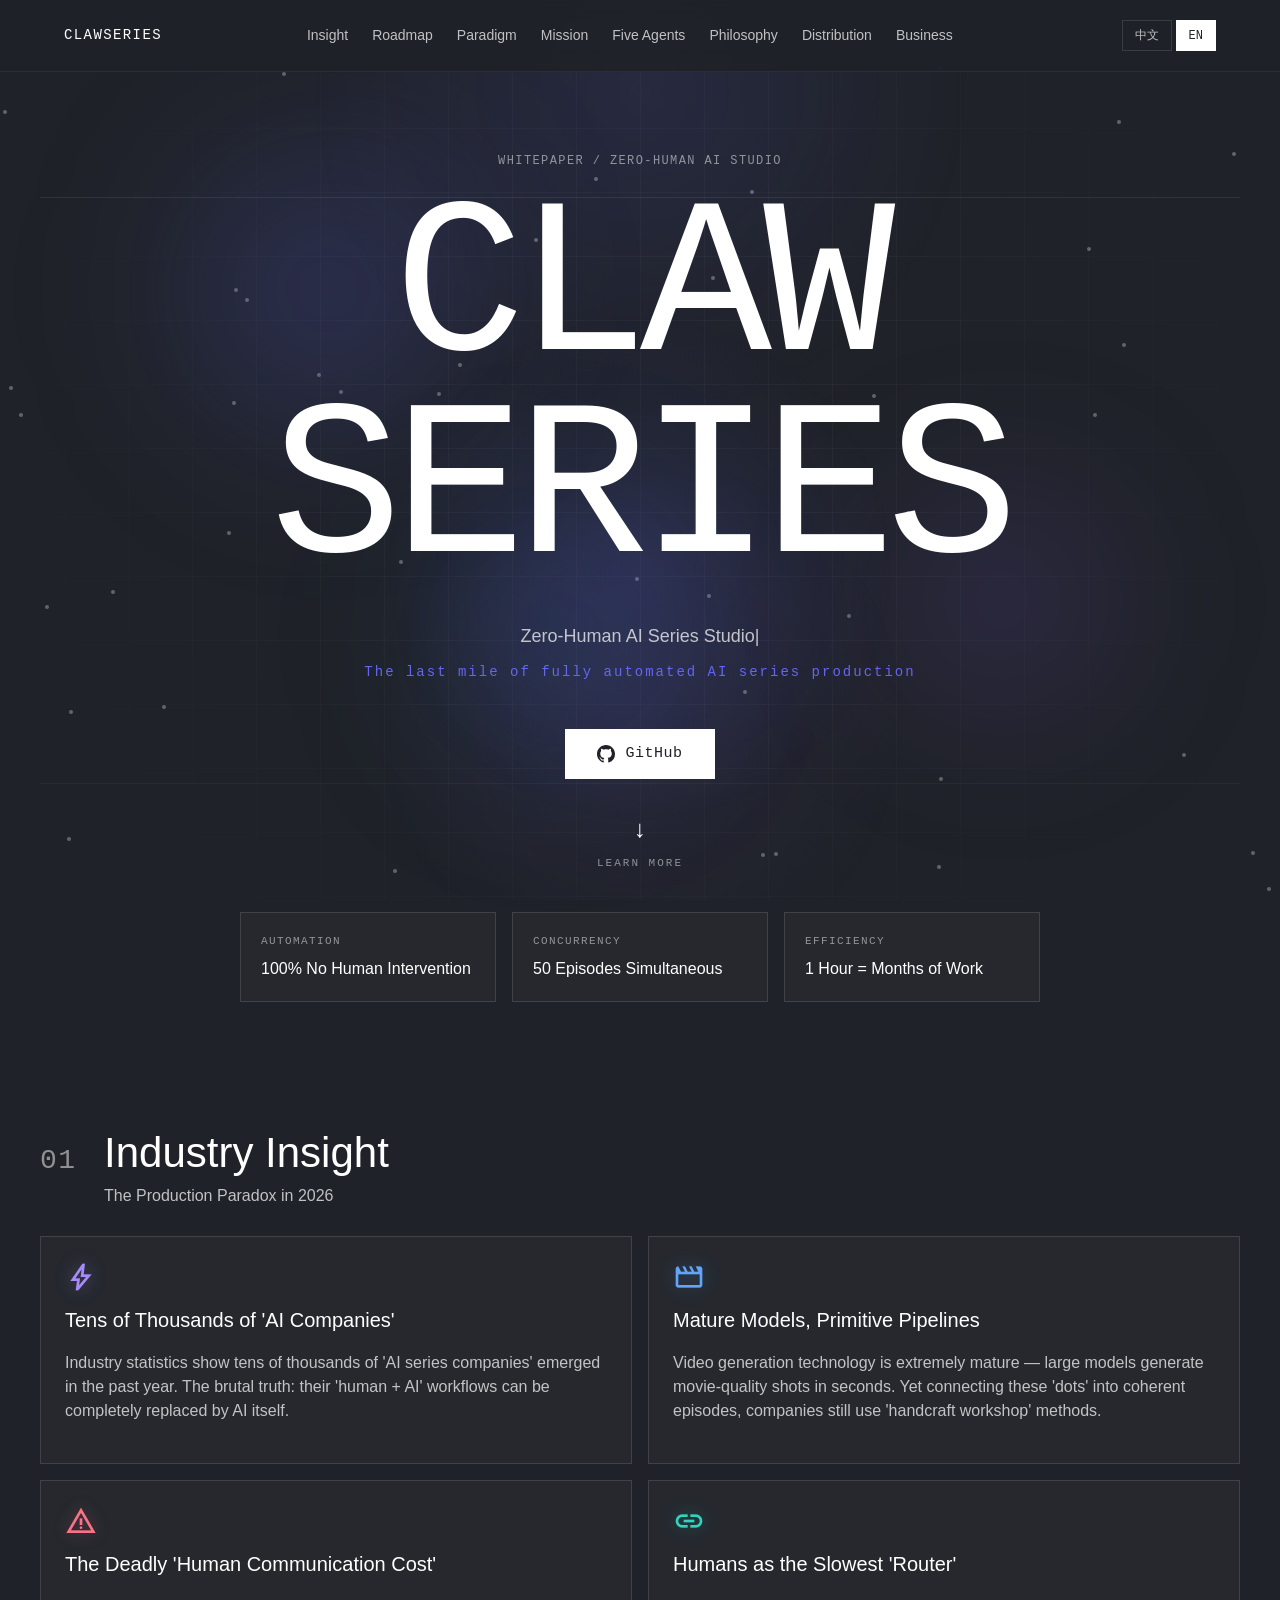
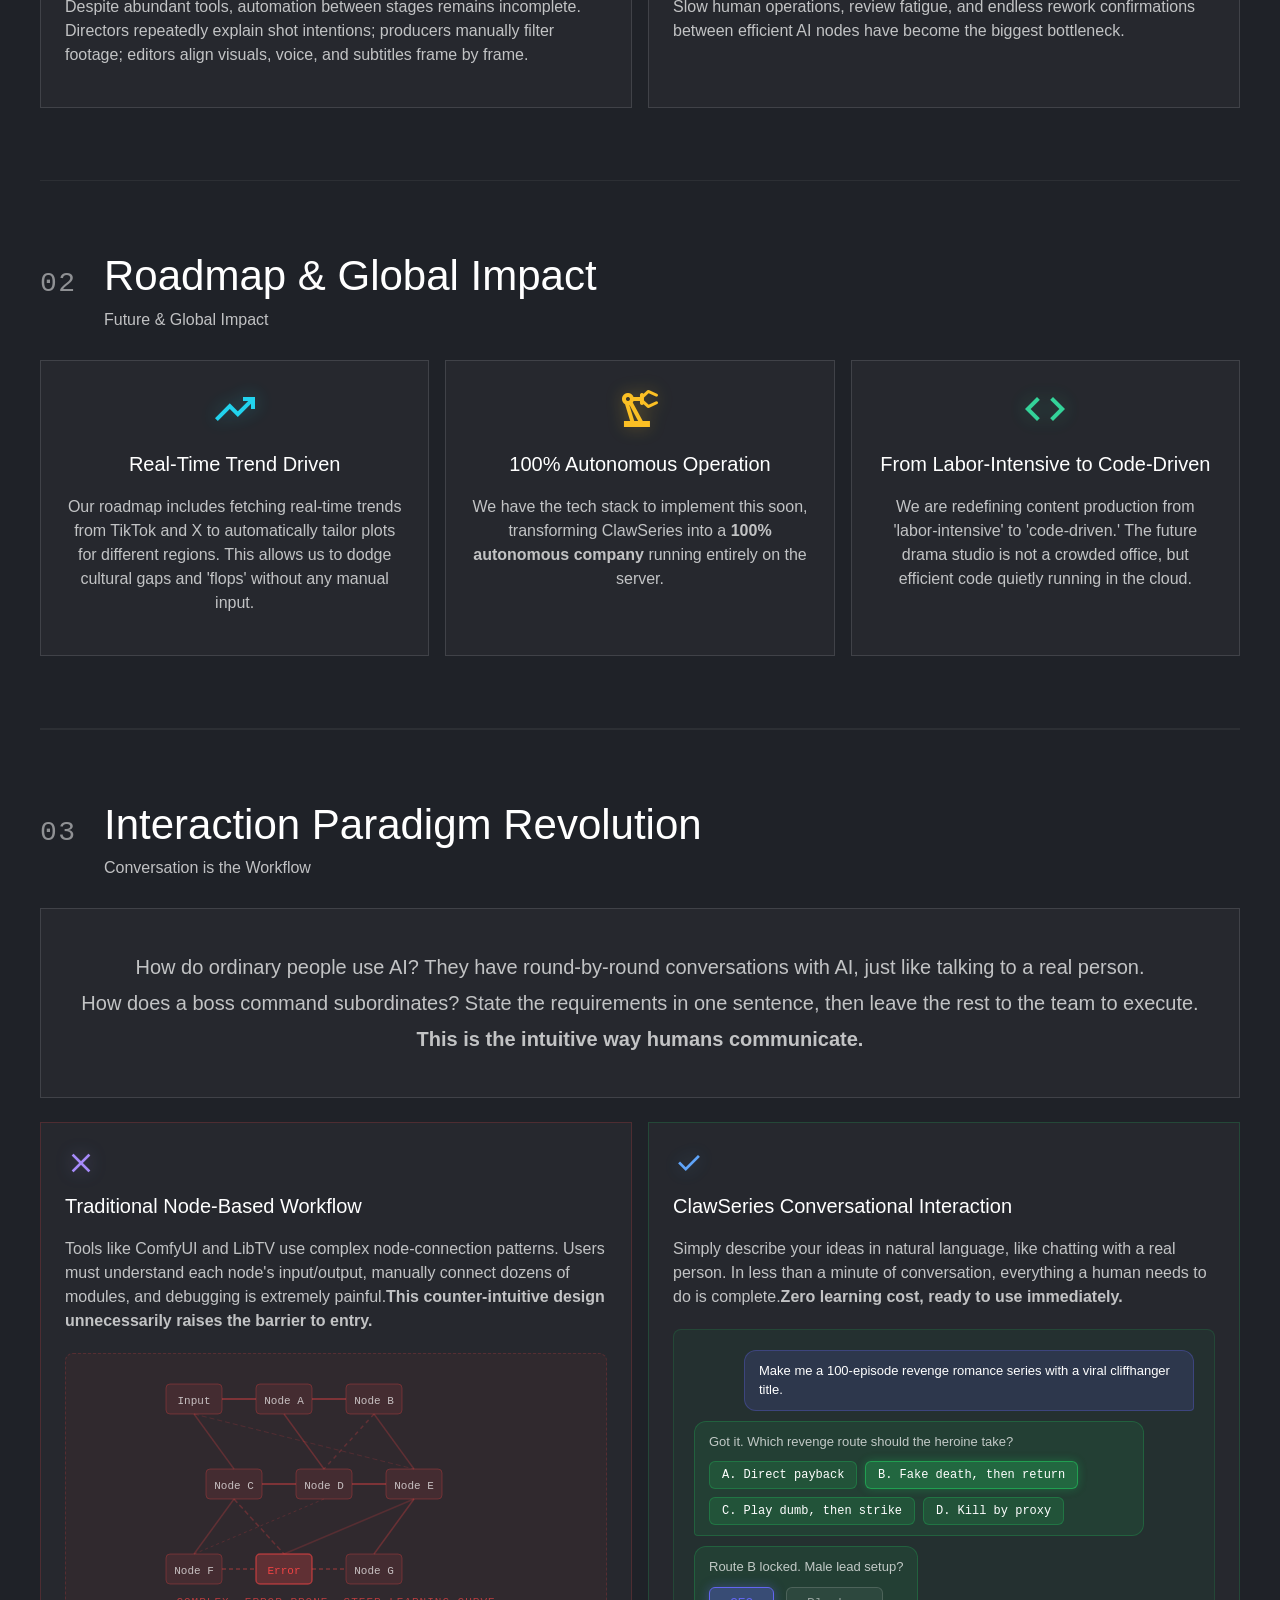
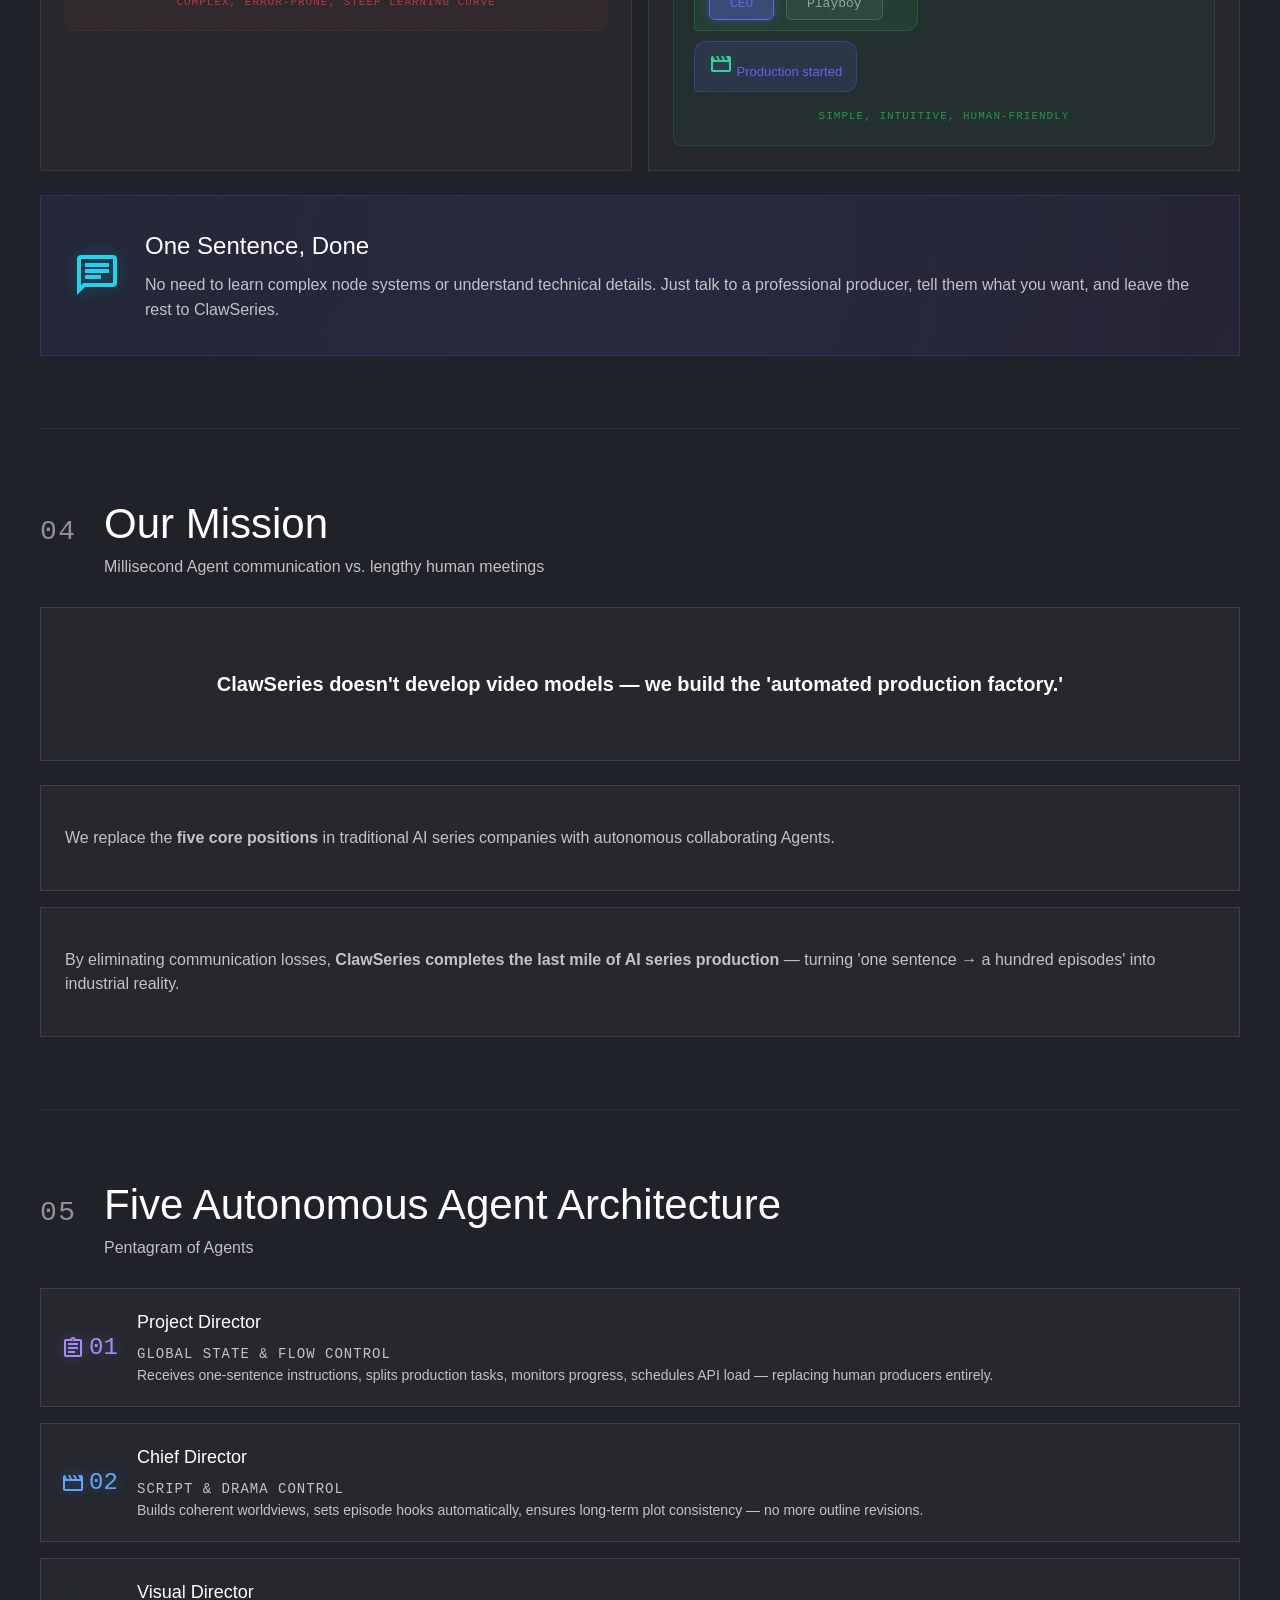
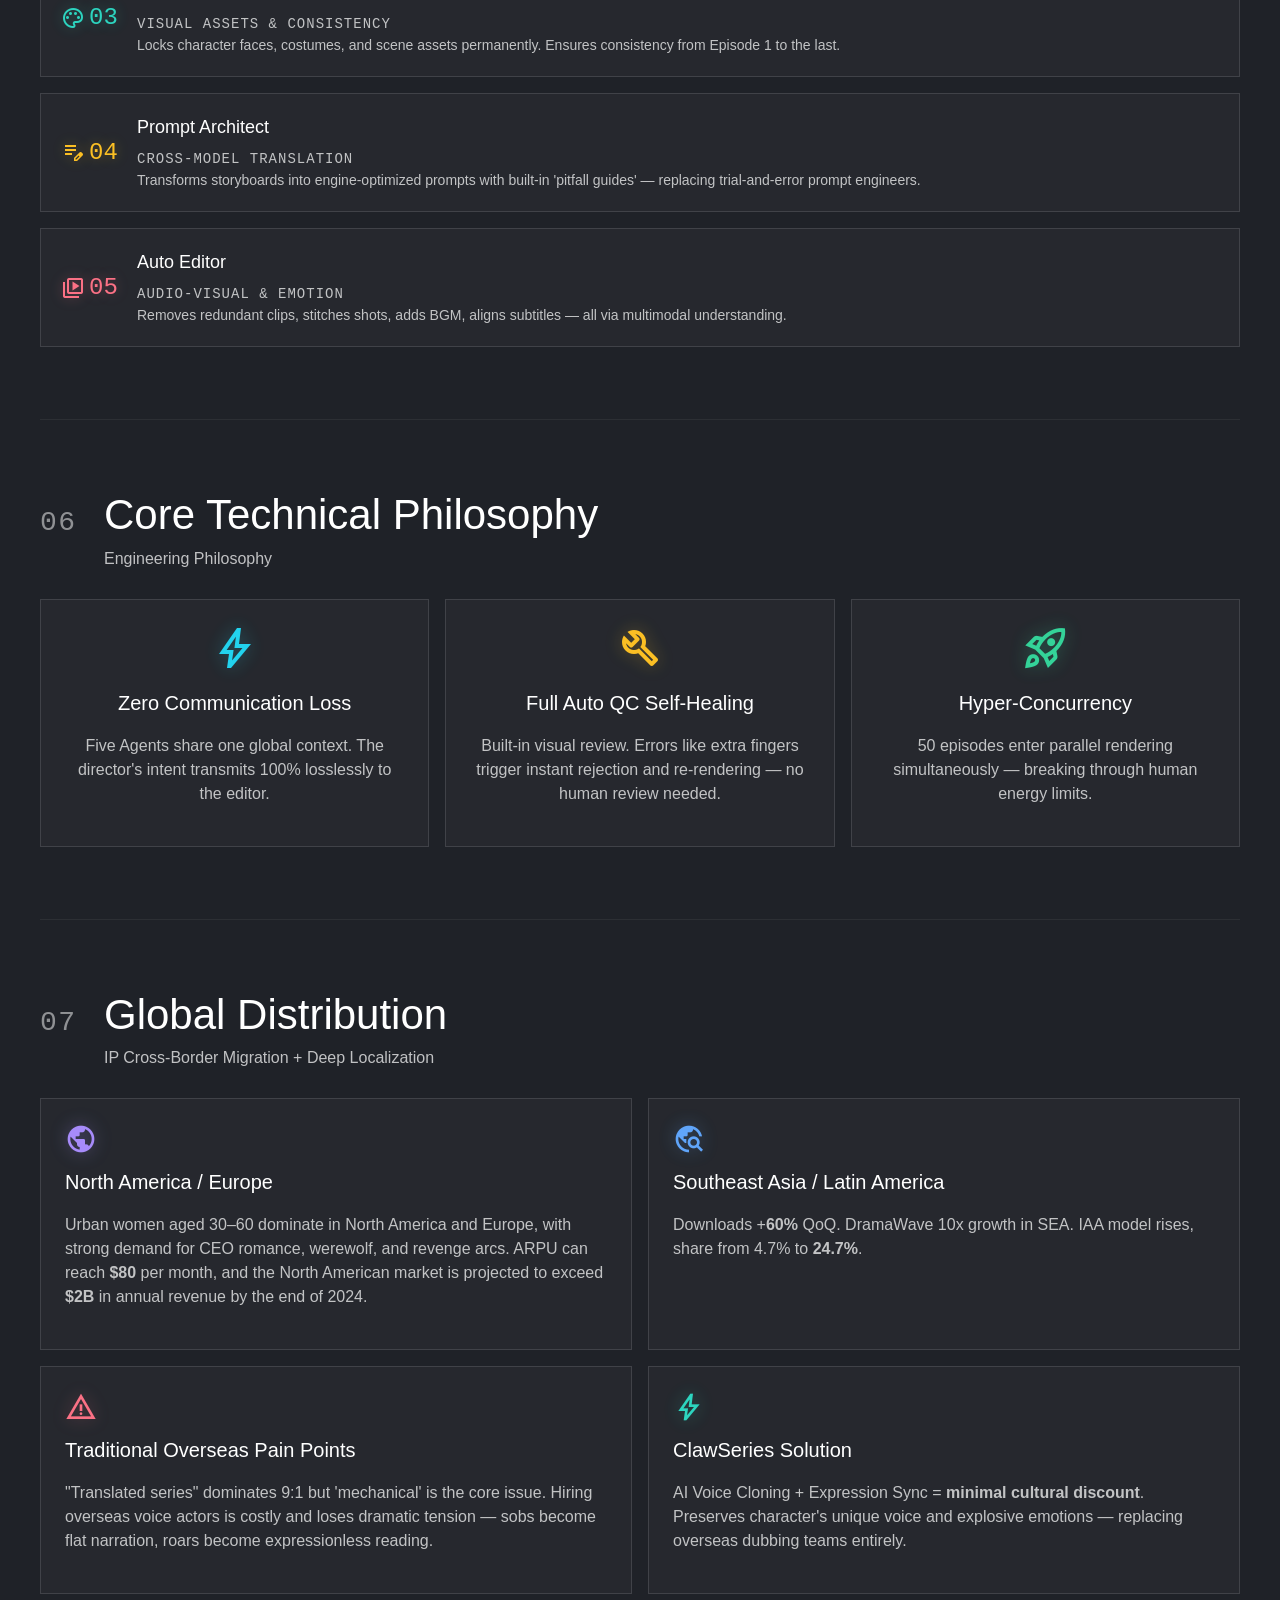
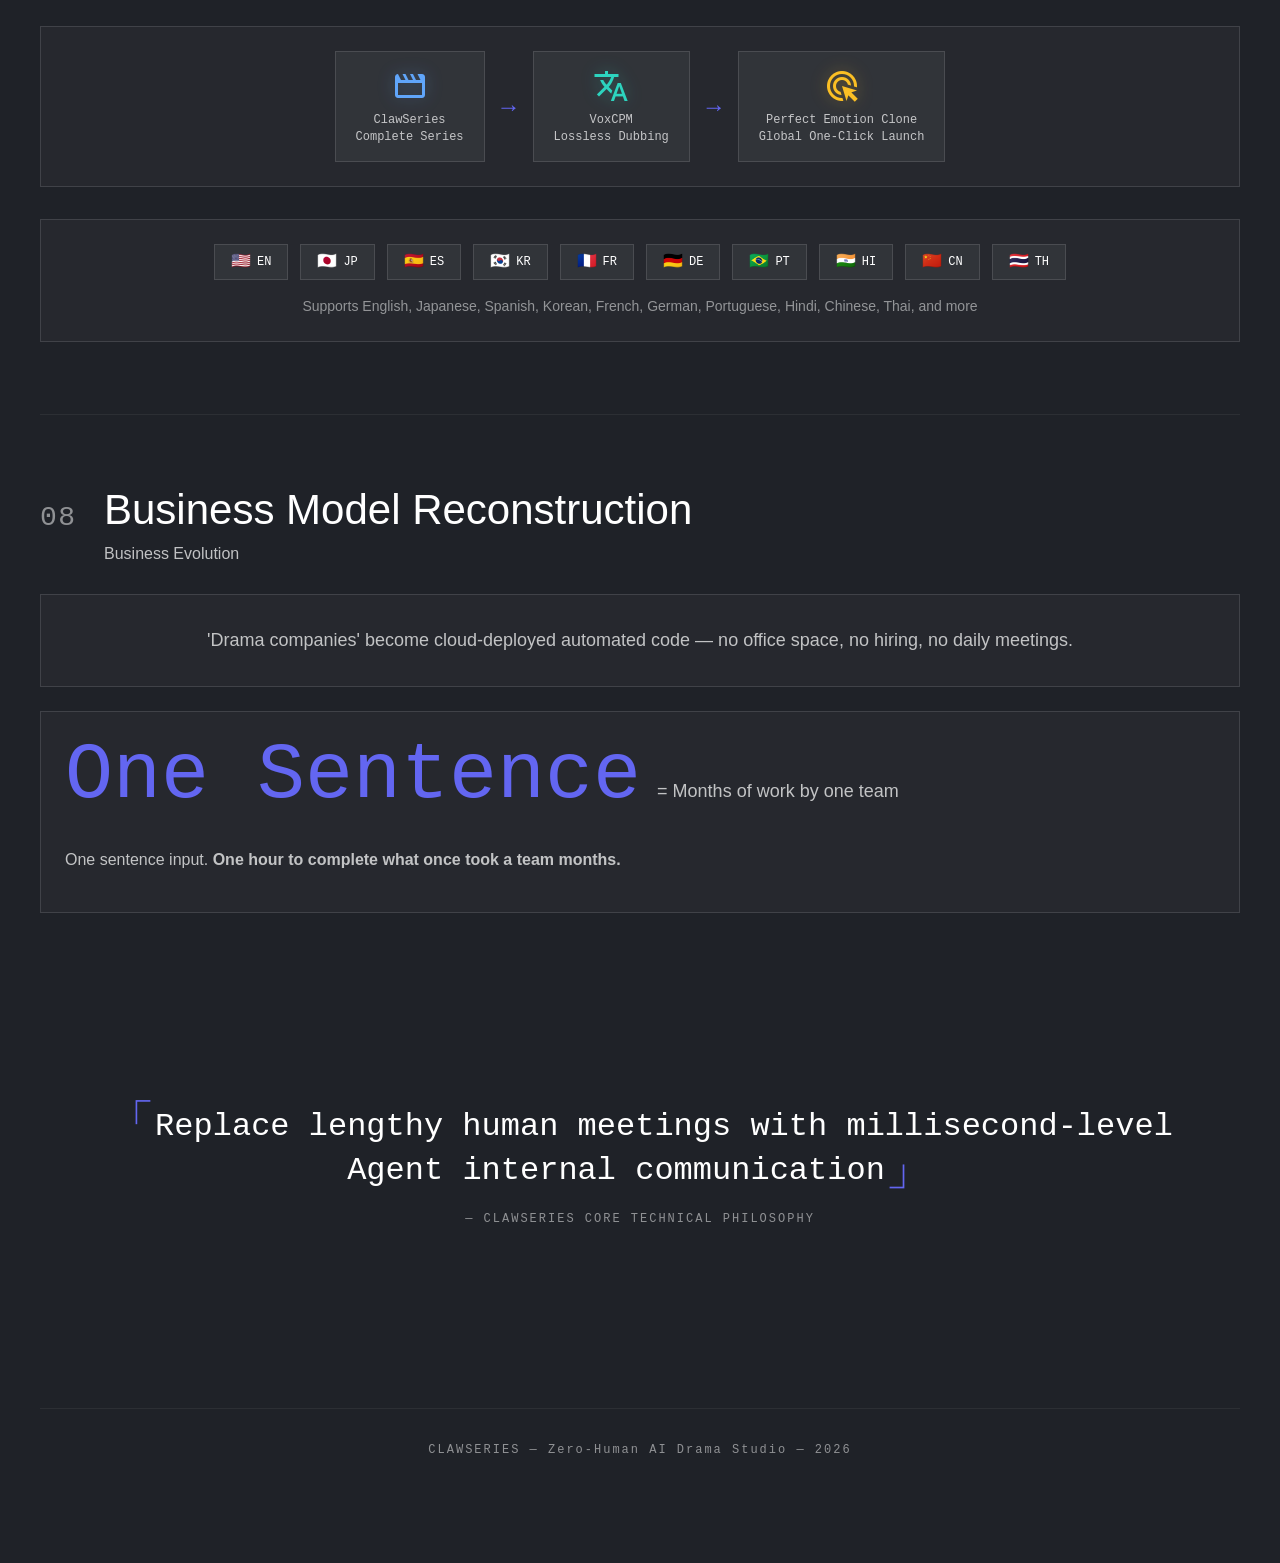
<file: docs/index.html>
<!DOCTYPE html>
<html lang="zh-CN">
  <head>
    <meta charset="UTF-8" />
    <meta name="viewport" content="width=device-width, initial-scale=1.0" />
    <title>ClawSeries — 零人AI短剧公司</title>
    <meta name="description" content="ClawSeries：彻底打通 AI 短剧自动化生产的最后一公里。五个自主智能体协作，一句话生成百集短剧。" />
    <link rel="stylesheet" href="./assets/material-symbols-outlined.css" />
    <link rel="stylesheet" href="./styles.css" />
  </head>
  <body>
    <!-- Floating Particles Background -->
    <div class="particles-container" id="particles"></div>

    <!-- Glowing orbs -->
    <div class="orb orb-1"></div>
    <div class="orb orb-2"></div>
    <div class="orb orb-3"></div>

    <header class="topbar">
      <div class="topbar-inner">
        <a class="brand" href="#hero">CLAWSERIES</a>
        <button class="mobile-menu-btn" aria-label="菜单" data-menu-label-zh="菜单" data-menu-label-en="Menu">
          <span></span>
          <span></span>
          <span></span>
        </button>
        <nav class="topnav">
          <a href="#insight" data-i18n="nav.insight">洞察</a>
          <a href="#roadmap" data-i18n="nav.roadmap">路线图</a>
          <a href="#paradigm" data-i18n="nav.paradigm">交互范式</a>
          <a href="#mission" data-i18n="nav.mission">使命</a>
          <a href="#agents" data-i18n="nav.agents">五大Agent</a>
          <a href="#philosophy" data-i18n="nav.philosophy">技术哲学</a>
          <a href="#global" data-i18n="nav.global">全球分发</a>
          <a href="#business" data-i18n="nav.business">商业形态</a>
        </nav>
        <div class="lang-toggle" aria-label="Language switcher">
          <button class="lang-btn active" data-lang="zh">中文</button>
          <button class="lang-btn" data-lang="en">EN</button>
        </div>
      </div>
    </header>

    <div class="page-shell">

      <main>
        <!-- Hero Section -->
        <section id="hero" class="hero">
          <div class="hero-grid"></div>
          <div class="hero-glow"></div>
          <p class="eyebrow animate-fade-in" data-i18n="hero.eyebrow">WHITEPAPER / ZERO-HUMAN AI STUDIO</p>
          <h1 class="animate-title">
            <span class="title-line">CLAW</span>
            <span class="title-line">SERIES</span>
          </h1>
          <p class="hero-copy animate-fade-in delay-1">
            <span class="typing-text" data-i18n="hero.title">零人AI短剧公司</span>
          </p>
          <p class="hero-tagline animate-fade-in delay-2" data-i18n="hero.tagline">
            彻底打通 AI 短剧自动化生产的最后一公里
          </p>
          <div class="hero-ctas animate-fade-in delay-3">
            <a class="github-btn" href="https://github.com/blu-sharky/ClawSeries" target="_blank" rel="noopener noreferrer">
              <svg viewBox="0 0 16 16" width="18" height="18" fill="currentColor"><path d="M8 0C3.58 0 0 3.58 0 8c0 3.54 2.29 6.53 5.47 7.59.4.07.55-.17.55-.38 0-.19-.01-.82-.01-1.49-2.01.37-2.53-.49-2.69-.94-.09-.23-.48-.94-.82-1.13-.28-.15-.68-.52-.01-.53.63-.01 1.08.58 1.23.82.72 1.21 1.87.87 2.33.66.07-.52.28-.87.51-1.07-1.78-.2-3.64-.89-3.64-3.95 0-.87.31-1.59.82-2.15-.08-.2-.36-1.02.08-2.12 0 0 .67-.21 2.2.82.64-.18 1.32-.27 2-.27.68 0 1.36.09 2 .27 1.53-1.04 2.2-.82 2.2-.82.44 1.1.16 1.92.08 2.12.51.56.82 1.27.82 2.15 0 3.07-1.87 3.75-3.65 3.95.29.25.54.73.54 1.48 0 1.07-.01 1.93-.01 2.2 0 .21.15.46.55.38A8.013 8.013 0 0016 8c0-4.42-3.58-8-8-8z"/></svg>
              GitHub
            </a>
            <div class="hero-scroll-hint" onclick="document.getElementById('insight').scrollIntoView({behavior: 'smooth'})">
              <span class="scroll-arrow">↓</span>
              <span class="scroll-text" data-i18n="hero.cta2">详细了解</span>
            </div>
          </div>
          <div class="hero-metrics animate-fade-in delay-4">
            <article class="metric-card glow-card">
              <span class="metric-label" data-i18n="hero.metric1.label">自动化程度</span>
              <strong data-i18n="hero.metric1.value">100% 无人类介入</strong>
            </article>
            <article class="metric-card glow-card">
              <span class="metric-label" data-i18n="hero.metric2.label">并发能力</span>
              <strong data-i18n="hero.metric2.value">50集同步渲染</strong>
            </article>
            <article class="metric-card glow-card">
              <span class="metric-label" data-i18n="hero.metric3.label">效率提升</span>
              <strong data-i18n="hero.metric3.value">1小时完成数月工作</strong>
            </article>
          </div>
        </section>

        <!-- Section 1: Industry Insight -->
        <section id="insight" class="section">
          <div class="section-head">
            <span class="section-index">01</span>
            <div>
              <h2 class="animate-on-scroll" data-i18n="insight.title">行业洞察</h2>
              <p class="animate-on-scroll" data-i18n="insight.subtitle">2026年的制片悖论</p>
            </div>
          </div>
          <div class="content-grid two-col">
            <article class="content-card animate-on-scroll hover-lift">
              <div class="card-icon material-symbols-outlined">bolt</div>
              <h3 data-i18n="insight.card1.title">数万家「AI公司」的诞生</h3>
              <p data-i18n="insight.card1.text">根据行业统计，过去一年间全国涌现了数万家「AI短剧企业」。然而残酷的真相是：这些公司引以为傲的「人工+AI」工作流，本身就是完全可以被 AI 彻底取代的。它们只是把人类变成了 AI 模型的「搬运工」和整合方。</p>
            </article>
            <article class="content-card animate-on-scroll hover-lift">
              <div class="card-icon material-symbols-outlined">movie</div>
              <h3 data-i18n="insight.card2.title">成熟的模型，原始的流水线</h3>
              <p data-i18n="insight.card2.text">我们正处于一个视频生成技术极度成熟的时代，大模型可以在数秒内生成电影级的绝美单镜头。然而，要将这些成熟的「点」连成一部连贯的数十集短剧，这数万家公司的做法依然是极其落后的「人工作坊」模式。</p>
            </article>
            <article class="content-card animate-on-scroll hover-lift">
              <div class="card-icon material-symbols-outlined">warning</div>
              <h3 data-i18n="insight.card3.title">致命的「人类沟通成本」</h3>
              <p data-i18n="insight.card3.text">尽管工具满天飞，但不同环节之间依然没有被完全自动化。导演需要向提示词师反复解释镜头意图；制片需要用肉眼在一堆素材中筛选废片；剪辑师需要手工将画面、配音和字幕逐帧对齐。</p>
            </article>
            <article class="content-card animate-on-scroll hover-lift">
              <div class="card-icon material-symbols-outlined">link</div>
              <h3 data-i18n="insight.card4.title">人类成为最慢的「路由器」</h3>
              <p data-i18n="insight.card4.text">在极其高效的 AI 节点之间，缓慢的人类操作、审片疲劳和无休止的返工确认，成为了吞噬利润、时间和创意的最大瓶颈。</p>
            </article>
          </div>
        </section>

        <!-- Section: Future & Global Impact -->
        <section id="roadmap" class="section section-contrast">
          <div class="section-head">
            <span class="section-index">02</span>
            <div>
              <h2 class="animate-on-scroll" data-i18n="roadmap.title">路线图与全球影响</h2>
              <p class="animate-on-scroll" data-i18n="roadmap.subtitle">Future & Global Impact</p>
            </div>
          </div>
          <div class="content-grid three-col">
            <article class="content-card philosophy-card animate-on-scroll hover-lift">
              <div class="philosophy-icon material-symbols-outlined">trending_up</div>
              <h3 data-i18n="roadmap.card1.title">实时趋势驱动</h3>
              <p data-i18n="roadmap.card1.text">我们的路线图包括从 TikTok 和 X 平台获取实时趋势数据，自动为不同地区量身定制剧情。这将使 ClawSeries 能够在无需任何人工干预的情况下，自动规避文化差异与「水土不服」。</p>
              <div class="philosophy-glow"></div>
            </article>
            <article class="content-card philosophy-card animate-on-scroll hover-lift">
              <div class="philosophy-icon material-symbols-outlined">precision_manufacturing</div>
              <h3 data-i18n="roadmap.card2.title">100% 自主运行</h3>
              <p data-i18n="roadmap.card2.text">我们已具备实现这一目标的技术栈，即将把 ClawSeries 打造为一个完全运行在服务器上的<strong>100% 自主公司</strong>。从创意生成到全球分发，全程零人类介入。</p>
              <div class="philosophy-glow"></div>
            </article>
            <article class="content-card philosophy-card animate-on-scroll hover-lift">
              <div class="philosophy-icon material-symbols-outlined">code</div>
              <h3 data-i18n="roadmap.card3.title">从劳动密集到代码驱动</h3>
              <p data-i18n="roadmap.card3.text">ClawSeries 正在重新定义内容生产——从「劳动密集」到「代码驱动」。未来的短剧公司不再是人头攒动的办公室，而是一行行安静运行在云端的高效代码。</p>
              <div class="philosophy-glow"></div>
            </article>
          </div>
        </section>

        <!-- Section: Interaction Paradigm -->
        <section id="paradigm" class="section section-contrast">
          <div class="section-head">
            <span class="section-index">03</span>
            <div>
              <h2 class="animate-on-scroll" data-i18n="paradigm.title">交互范式革命</h2>
              <p class="animate-on-scroll" data-i18n="paradigm.subtitle">对话即工作流</p>
            </div>
          </div>

          <div class="paradigm-intro animate-on-scroll">
            <div class="paradigm-intro-glow"></div>
            <p class="paradigm-intro-text" data-i18n="paradigm.intro">
              普通人是怎么使用 AI 的？是和 AI 一轮一轮的对话，就像和真人一样。<br/>
              老板是怎么命令下属的？一句话说清楚需求，剩下的全部交给团队执行。<br/>
              <strong>这才是符合人类直觉的交流方式。</strong>
            </p>
          </div>

          <div class="content-grid two-col">
            <article class="content-card paradigm-card paradigm-bad animate-on-scroll hover-lift">
              <div class="card-icon material-symbols-outlined">close</div>
              <h3 data-i18n="paradigm.bad.title">传统节点连线工作流</h3>
              <p data-i18n="paradigm.bad.text">ComfyUI、LibTV 等工具采用复杂的节点连线模式。用户需要理解每个节点的输入输出，手工连接数十个模块，调试过程极其痛苦。<strong>这种反直觉的设计，白白拉高了上手门槛。</strong></p>
              <div class="paradigm-visual paradigm-visual-bad">
                <svg class="node-svg" viewBox="0 0 360 220" xmlns="http://www.w3.org/2000/svg">
                  <!-- Row 1: 输入 → A → B -->
                  <rect x="10" y="10" width="56" height="30" rx="4" fill="rgba(239,68,68,0.1)" stroke="rgba(239,68,68,0.3)" stroke-width="1"/>
                  <text x="38" y="30" text-anchor="middle" fill="rgba(255,255,255,0.7)" font-size="11" font-family="var(--mono)">输入</text>
                  <line x1="66" y1="25" x2="100" y2="25" stroke="rgba(239,68,68,0.4)" stroke-width="2"/>
                  <rect x="100" y="10" width="56" height="30" rx="4" fill="rgba(239,68,68,0.1)" stroke="rgba(239,68,68,0.3)" stroke-width="1"/>
                  <text x="128" y="30" text-anchor="middle" fill="rgba(255,255,255,0.7)" font-size="11" font-family="var(--mono)">节点A</text>
                  <line x1="156" y1="25" x2="190" y2="25" stroke="rgba(239,68,68,0.4)" stroke-width="2"/>
                  <rect x="190" y="10" width="56" height="30" rx="4" fill="rgba(239,68,68,0.1)" stroke="rgba(239,68,68,0.3)" stroke-width="1"/>
                  <text x="218" y="30" text-anchor="middle" fill="rgba(255,255,255,0.7)" font-size="11" font-family="var(--mono)">节点B</text>

                  <!-- Row 2: C → D → E -->
                  <rect x="50" y="95" width="56" height="30" rx="4" fill="rgba(239,68,68,0.1)" stroke="rgba(239,68,68,0.3)" stroke-width="1"/>
                  <text x="78" y="115" text-anchor="middle" fill="rgba(255,255,255,0.7)" font-size="11" font-family="var(--mono)">节点C</text>
                  <line x1="106" y1="110" x2="140" y2="110" stroke="rgba(239,68,68,0.4)" stroke-width="2"/>
                  <rect x="140" y="95" width="56" height="30" rx="4" fill="rgba(239,68,68,0.1)" stroke="rgba(239,68,68,0.3)" stroke-width="1"/>
                  <text x="168" y="115" text-anchor="middle" fill="rgba(255,255,255,0.7)" font-size="11" font-family="var(--mono)">节点D</text>
                  <line x1="196" y1="110" x2="230" y2="110" stroke="rgba(239,68,68,0.4)" stroke-width="2"/>
                  <rect x="230" y="95" width="56" height="30" rx="4" fill="rgba(239,68,68,0.1)" stroke="rgba(239,68,68,0.3)" stroke-width="1"/>
                  <text x="258" y="115" text-anchor="middle" fill="rgba(255,255,255,0.7)" font-size="11" font-family="var(--mono)">节点E</text>

                  <!-- Row 3: F → 错误 → G -->
                  <rect x="10" y="180" width="56" height="30" rx="4" fill="rgba(239,68,68,0.1)" stroke="rgba(239,68,68,0.3)" stroke-width="1"/>
                  <text x="38" y="200" text-anchor="middle" fill="rgba(255,255,255,0.7)" font-size="11" font-family="var(--mono)">节点F</text>
                  <line x1="66" y1="195" x2="100" y2="195" stroke="rgba(239,68,68,0.3)" stroke-width="2" stroke-dasharray="4,3"/>
                  <rect x="100" y="180" width="56" height="30" rx="4" fill="rgba(239,68,68,0.25)" stroke="rgba(239,68,68,0.6)" stroke-width="1.5"/>
                  <text x="128" y="200" text-anchor="middle" fill="#ef4444" font-size="11" font-family="var(--mono)">错误</text>
                  <line x1="156" y1="195" x2="190" y2="195" stroke="rgba(239,68,68,0.3)" stroke-width="2" stroke-dasharray="4,3"/>
                  <rect x="190" y="180" width="56" height="30" rx="4" fill="rgba(239,68,68,0.1)" stroke="rgba(239,68,68,0.3)" stroke-width="1"/>
                  <text x="218" y="200" text-anchor="middle" fill="rgba(255,255,255,0.7)" font-size="11" font-family="var(--mono)">节点G</text>

                  <!-- Cross connections Row1→Row2 -->
                  <!-- 输入 → C -->
                  <line x1="38" y1="40" x2="78" y2="95" stroke="rgba(239,68,68,0.25)" stroke-width="1.5"/>
                  <!-- 输入 → E (long diagonal) -->
                  <line x1="38" y1="40" x2="258" y2="95" stroke="rgba(239,68,68,0.18)" stroke-width="1" stroke-dasharray="5,3"/>
                  <!-- A → D -->
                  <line x1="128" y1="40" x2="168" y2="95" stroke="rgba(239,68,68,0.3)" stroke-width="1.5"/>
                  <!-- B → D (back connection) -->
                  <line x1="218" y1="40" x2="168" y2="95" stroke="rgba(239,68,68,0.25)" stroke-width="1.5" stroke-dasharray="4,4"/>
                  <!-- B → E -->
                  <line x1="218" y1="40" x2="258" y2="95" stroke="rgba(239,68,68,0.25)" stroke-width="1.5"/>

                  <!-- Cross connections Row2→Row3 -->
                  <!-- C → F -->
                  <line x1="78" y1="125" x2="38" y2="180" stroke="rgba(239,68,68,0.25)" stroke-width="1.5"/>
                  <!-- C → 错误 -->
                  <line x1="78" y1="125" x2="128" y2="180" stroke="rgba(239,68,68,0.28)" stroke-width="1.5" stroke-dasharray="5,3"/>
                  <!-- D → F (back connection) -->
                  <line x1="168" y1="125" x2="38" y2="180" stroke="rgba(239,68,68,0.2)" stroke-width="1" stroke-dasharray="3,3"/>
                  <!-- E → G -->
                  <line x1="258" y1="125" x2="218" y2="180" stroke="rgba(239,68,68,0.3)" stroke-width="1.5"/>
                  <!-- E → 错误 (back) -->
                  <line x1="258" y1="125" x2="128" y2="180" stroke="rgba(239,68,68,0.2)" stroke-width="1.5"/>
                </svg>
                <p class="paradigm-visual-label" data-i18n="paradigm.bad.label">复杂、易错、学习成本极高</p>
              </div>
            </article>

            <article class="content-card paradigm-card paradigm-good animate-on-scroll hover-lift">
              <div class="card-icon material-symbols-outlined">check</div>
              <h3 data-i18n="paradigm.good.title">ClawSeries 对话式交互</h3>
              <p data-i18n="paradigm.good.text">只需像和真人聊天一样，用自然语言描述你的想法。不到一分钟的对话，所有人类需要做的就搞定了。<strong>零学习成本，上手即用。</strong></p>
              <div class="paradigm-visual paradigm-visual-good">
                <div class="chat-demo">
                  <div class="chat-bubble chat-user">
                    <span>帮我做一部100集的《重生后我换成真硫酸，校花惨叫直播中断》</span>
                  </div>
                  <div class="chat-bubble chat-ai">
                    <span>收到！女主复仇路线请选择：</span>
                    <div class="chat-options">
                      <button class="chat-option-btn">A. 直接爽杀</button>
                      <button class="chat-option-btn selected">B. 假死脱身再杀</button>
                      <button class="chat-option-btn">C. 先装傻再杀</button>
                      <button class="chat-option-btn">D. 借刀杀人</button>
                    </div>
                  </div>
                  <div class="chat-bubble chat-ai">
                    <span>路线B锁定。男主设定？</span>
                    <div class="chat-confirm-btns">
                      <button class="chat-confirm-btn chat-confirm-yes selected">霸总</button>
                      <button class="chat-confirm-btn chat-confirm-no">渣男</button>
                    </div>
                  </div>
                  <div class="chat-bubble chat-ai chat-ai-final">
                    <span><span class="material-symbols-outlined">movie</span> 已开始制片</span>
                  </div>
                </div>
                <p class="paradigm-visual-label" data-i18n="paradigm.good.label">简单、直观、符合人类直觉</p>
              </div>
            </article>
          </div>

          <div class="paradigm-highlight animate-on-scroll">
            <div class="paradigm-highlight-content">
              <div class="paradigm-highlight-icon material-symbols-outlined">chat</div>
              <div class="paradigm-highlight-text">
                <h3 data-i18n="paradigm.highlight.title">一句话，搞定一切</h3>
                <p data-i18n="paradigm.highlight.text">不需要学习复杂的节点系统，不需要理解底层技术细节。就像和一位专业的制片人对话，告诉他你想要什么，剩下的全部交给 ClawSeries。</p>
              </div>
            </div>
          </div>
        </section>

        <!-- Section 3: Mission -->
        <section id="mission" class="section">
          <div class="section-head">
            <span class="section-index">04</span>
            <div>
              <h2 class="animate-on-scroll" data-i18n="mission.title">我们的使命</h2>
              <p class="animate-on-scroll" data-i18n="mission.subtitle">用毫秒级的 Agent 内部通信，取代漫长的人类沟通会议</p>
            </div>
          </div>
          <div class="mission-statement animate-on-scroll">
            <div class="mission-glow"></div>
            <p class="mission-text" data-i18n="mission.statement">
              <strong>ClawSeries 不研发底层视频大模型，我们做全新的「自动化制片工厂」。</strong>
            </p>
          </div>
          <div class="content-grid animate-on-scroll">
            <article class="content-card mission-card">
              <p data-i18n="mission.card1">我们将传统 AI 短剧公司中耗时耗力的<strong>五个核心岗位</strong>，完全替换为自主协作的智能体（Agents）。</p>
            </article>
            <article class="content-card mission-card">
              <p data-i18n="mission.card2">通过消除「人与人、人与机器的沟通损耗」，<strong>ClawSeries 致力于打通 AI 短剧自动化生产的最后一公里</strong>，让「一句话生成百集短剧」从商业概念变成真正的工业级交付。</p>
            </article>
          </div>
        </section>

        <!-- Section 4: Five Agents Pyramid -->
        <section id="agents" class="section section-contrast">
          <div class="section-head">
            <span class="section-index">05</span>
            <div>
              <h2 class="animate-on-scroll" data-i18n="agents.title">五大自主智能体架构</h2>
              <p class="animate-on-scroll" data-i18n="agents.subtitle">Pentagram of Agents</p>
            </div>
          </div>

          <div class="agents-details">
              <div class="agent-detail hover-lift" data-agent="1">
                <div class="agent-number"><span class="material-symbols-outlined">assignment</span> 01</div>
                <div class="agent-content">
                  <h3 data-i18n="agents.detail1.title">项目总监</h3>
                  <p class="agent-function" data-i18n="agents.detail1.func">全局状态管理与流程控制</p>
                  <p data-i18n="agents.detail1.desc">接收原始一句话指令，自动拆解数十集制片任务。实时监控各环节进度，调度 API 负载，彻底取代人类制片人的统筹与催稿工作。</p>
                </div>
              </div>
              <div class="agent-detail hover-lift" data-agent="2">
                <div class="agent-number"><span class="material-symbols-outlined">movie_creation</span> 02</div>
                <div class="agent-content">
                  <h3 data-i18n="agents.detail2.title">总导演</h3>
                  <p class="agent-function" data-i18n="agents.detail2.func">剧本与戏剧张力控制</p>
                  <p data-i18n="agents.detail2.desc">构建宏大且连贯的世界观。自动在每集结尾设置悬念（Hook），确保长线剧情逻辑自洽，无需人类编剧反复修改大纲。</p>
                </div>
              </div>
              <div class="agent-detail hover-lift" data-agent="3">
                <div class="agent-number"><span class="material-symbols-outlined">palette</span> 03</div>
                <div class="agent-content">
                  <h3 data-i18n="agents.detail3.title">视觉总监</h3>
                  <p class="agent-function" data-i18n="agents.detail3.func">视觉资产与一致性锚定</p>
                  <p data-i18n="agents.detail3.desc">生成并永久锁定角色的脸部特征、服装特征与场景环境资产。确保角色从第1集到最后1集始终如一，消除人类手动对齐素材的痛苦。</p>
                </div>
              </div>
              <div class="agent-detail hover-lift" data-agent="4">
                <div class="agent-number"><span class="material-symbols-outlined">edit_note</span> 04</div>
                <div class="agent-content">
                  <h3 data-i18n="agents.detail4.title">提示词架构师</h3>
                  <p class="agent-function" data-i18n="agents.detail4.func">跨模型语义翻译</p>
                  <p data-i18n="agents.detail4.desc">自动将文学分镜转化为底层视频引擎最易理解的 Prompt 矩阵。它自带「避坑指南」，自动引导 AI 避免画面崩坏，取代反复试错的人类提示词工程师。</p>
                </div>
              </div>
              <div class="agent-detail hover-lift" data-agent="5">
                <div class="agent-number"><span class="material-symbols-outlined">video_library</span> 05</div>
                <div class="agent-content">
                  <h3 data-i18n="agents.detail5.title">自动化剪辑师</h3>
                  <p class="agent-function" data-i18n="agents.detail5.func">音画压制与情感封装</p>
                  <p data-i18n="agents.detail5.desc">基于多模态理解，删除掉多余片段，拼接多个分镜，合理添加 BGM 并对齐压制字幕。</p>
                </div>
              </div>
            </div>
        </section>

        <!-- Section 5: Engineering Philosophy -->
        <section id="philosophy" class="section">
          <div class="section-head">
            <span class="section-index">06</span>
            <div>
              <h2 class="animate-on-scroll" data-i18n="philosophy.title">核心技术哲学</h2>
              <p class="animate-on-scroll" data-i18n="philosophy.subtitle">Engineering Philosophy</p>
            </div>
          </div>
          <div class="content-grid three-col">
            <article class="content-card philosophy-card animate-on-scroll hover-lift">
              <div class="philosophy-icon material-symbols-outlined">bolt</div>
              <h3 data-i18n="philosophy.card1.title">零沟通损耗</h3>
              <p data-i18n="philosophy.card1.text">五个 Agent 共享一个全局上下文（Context），导演的意图可以 100% 无损传递给剪辑师，彻底消除人类职场中的沟通误解。</p>
              <div class="philosophy-glow"></div>
            </article>
            <article class="content-card philosophy-card animate-on-scroll hover-lift">
              <div class="philosophy-icon material-symbols-outlined">build</div>
              <h3 data-i18n="philosophy.card2.title">全自动质检自愈</h3>
              <p data-i18n="philosophy.card2.text">内置视觉审核逻辑。一旦发现生成的素材存在逻辑错误（如多出一根手指），QC Agent 会在后台瞬间驳回并触发重练，全程无需人类介入审片。</p>
              <div class="philosophy-glow"></div>
            </article>
            <article class="content-card philosophy-card animate-on-scroll hover-lift">
              <div class="philosophy-icon material-symbols-outlined">rocket_launch</div>
              <h3 data-i18n="philosophy.card3.title">极致并发</h3>
              <p data-i18n="philosophy.card3.text">突破人类精力的物理极限，支持 50 集短剧同时进入并行渲染与剪辑工作流。</p>
              <div class="philosophy-glow"></div>
            </article>
          </div>
        </section>

        <!-- Section 6: Global Distribution -->
        <section id="global" class="section section-contrast">
          <div class="section-head">
            <span class="section-index">07</span>
            <div>
              <h2 data-i18n="global.title">全球分发</h2>
              <p data-i18n="global.subtitle">IP跨国迁移 + 深度本地化</p>
            </div>
          </div>

          <div class="global-content animate-on-scroll">
            <div class="content-grid two-col">
              <article class="content-card hover-lift">
                <div class="card-icon material-symbols-outlined">public</div>
                <h3 data-i18n="global.market1.title">北美 / 欧洲</h3>
                <p data-i18n="global.market1.text">30-60岁城市女性为主，偏好霸总、狼人、复仇等强情绪母题。ARPU极高，月度可达<strong>$80</strong>。2024年底北美市场年收入预计突破<strong>$2B</strong>。</p>
              </article>
              <article class="content-card hover-lift">
                <div class="card-icon material-symbols-outlined">travel_explore</div>
                <h3 data-i18n="global.market2.title">东南亚 / 拉美</h3>
                <p data-i18n="global.market2.text">下载量单季度涨幅超<strong>60%</strong>。DramaWave等平台在东南亚实现10倍以上增长。IAA模式崛起，下载量占比从4.7%跃升至<strong>24.7%</strong>。</p>
              </article>
              <article class="content-card hover-lift">
                <div class="card-icon material-symbols-outlined">warning</div>
                <h3 data-i18n="global.pain.title">传统出海的痛点</h3>
                <p data-i18n="global.pain.text">"翻译剧"占9:1统治地位，但"机械生硬"是核心痛点。雇佣海外声优成本高昂，且往往丢失原剧的戏剧张力——哭腔变成平淡念白，怒吼变成面无表情的朗读。</p>
              </article>
              <article class="content-card hover-lift">
                <div class="card-icon material-symbols-outlined">bolt</div>
                <h3 data-i18n="global.solution.title">ClawSeries 解决方案</h3>
                <p data-i18n="global.solution.text">AI声纹克隆（Voice Cloning）+ 表情同步技术，实现<strong>文化折扣最小化</strong>。保留角色独特声线与爆发情感，彻底取代海外配音团队。</p>
              </article>
            </div>

            <div class="global-flow-container">
              <div class="global-flow">
                <div class="flow-step step-input">
                  <div class="flow-icon material-symbols-outlined">movie</div>
                  <div class="flow-label" data-i18n="global.step1">ClawSeries<br/>完成全集</div>
                </div>
                <div class="flow-arrow">→</div>
                <div class="flow-step step-engine">
                  <div class="flow-icon material-symbols-outlined">translate</div>
                  <div class="flow-label" data-i18n="global.step2">VoxCPM<br/>无损译制</div>
                </div>
                <div class="flow-arrow">→</div>
                <div class="flow-step step-output">
                  <div class="flow-icon material-symbols-outlined">ads_click</div>
                  <div class="flow-label" data-i18n="global.step3">完美情感克隆<br/>全球一键上线</div>
                </div>
              </div>
            </div>

            <div class="language-showcase">
              <div class="language-orbs">
                <span class="lang-orb"><span class="lang-flag" aria-hidden="true">🇺🇸</span>EN</span>
                <span class="lang-orb"><span class="lang-flag" aria-hidden="true">🇯🇵</span>JP</span>
                <span class="lang-orb"><span class="lang-flag" aria-hidden="true">🇪🇸</span>ES</span>
                <span class="lang-orb"><span class="lang-flag" aria-hidden="true">🇰🇷</span>KR</span>
                <span class="lang-orb"><span class="lang-flag" aria-hidden="true">🇫🇷</span>FR</span>
                <span class="lang-orb"><span class="lang-flag" aria-hidden="true">🇩🇪</span>DE</span>
                <span class="lang-orb"><span class="lang-flag" aria-hidden="true">🇧🇷</span>PT</span>
                <span class="lang-orb"><span class="lang-flag" aria-hidden="true">🇮🇳</span>HI</span>
                <span class="lang-orb"><span class="lang-flag" aria-hidden="true">🇨🇳</span>CN</span>
                <span class="lang-orb"><span class="lang-flag" aria-hidden="true">🇹🇭</span>TH</span>
              </div>
              <p class="language-note" data-i18n="global.languages">支持英语、日语、西班牙语、韩语、法语、德语、葡萄牙语、印地语、中文、泰语等数十种语言</p>
            </div>
          </div>
        </section>

        <!-- Section 7: Business Evolution -->
        <section id="business" class="section">
          <div class="section-head">
            <span class="section-index">08</span>
            <div>
              <h2 class="animate-on-scroll" data-i18n="business.title">商业形态重构</h2>
              <p class="animate-on-scroll" data-i18n="business.subtitle">Business Evolution</p>
            </div>
          </div>
          <div class="business-statement animate-on-scroll">
            <div class="business-glow"></div>
            <p data-i18n="business.statement">在 ClawSeries 的架构下，「短剧公司」不再是一个需要租赁场地、招聘数十名员工、每天开会确认的实体组织，而是一套部署在云端的自动化代码。</p>
          </div>
          <div class="content-card final-card animate-on-scroll">
            <div class="final-highlight">
              <span class="final-stat" data-i18n="business.stat">一句话</span>
              <span class="final-desc" data-i18n="business.stat.suffix">= 过去一个团队数个月的制片工作</span>
            </div>
            <p data-i18n="business.desc">只需输入一句话，<strong>ClawSeries 就能在一小时内完成过去一个团队数个月的制片工作。</strong></p>
          </div>
        </section>

        <!-- Footer Quote -->
        <section class="section section-final">
          <div class="quote-container animate-on-scroll">
            <blockquote class="final-quote" data-i18n="quote">
              用毫秒级的 Agent 内部通信，取代漫长的人类沟通会议
            </blockquote>
            <p class="quote-attribution">— ClawSeries <span data-i18n="quote.attr">核心技术哲学</span></p>
          </div>
        </section>
      </main>

      <footer class="site-footer">
        <p>CLAWSERIES — <span data-i18n="footer">零人AI短剧公司</span> — 2026</p>
      </footer>
    </div>

    <!-- Language Translation Data -->
    <script>
      const translations = {
        zh: {
          "nav.insight": "洞察",
          "nav.roadmap": "路线图",
          "nav.paradigm": "交互范式",
          "roadmap.title": "路线图与全球影响",
          "roadmap.subtitle": "Future & Global Impact",
          "roadmap.card1.title": "实时趋势驱动",
          "roadmap.card1.text": "我们的路线图包括从 TikTok 和 X 平台获取实时趋势数据，自动为不同地区量身定制剧情。这将使 ClawSeries 能够在无需任何人工干预的情况下，自动规避文化差异与「水土不服」。",
          "roadmap.card2.title": "100% 自主运行",
          "roadmap.card2.text": "我们已具备实现这一目标的技术栈，即将把 ClawSeries 打造为一个完全运行在服务器上的<strong>100% 自主公司</strong>。从创意生成到全球分发，全程零人类介入。",
          "roadmap.card3.title": "从劳动密集到代码驱动",
          "roadmap.card3.text": "ClawSeries 正在重新定义内容生产——从「劳动密集」到「代码驱动」。未来的短剧公司不再是人头攒动的办公室，而是一行行安静运行在云端的高效代码。",
          "nav.mission": "使命",
          "nav.agents": "五大Agent",
          "nav.philosophy": "技术哲学",
          "nav.global": "全球分发",
          "nav.business": "商业形态",
          "hero.eyebrow": "WHITEPAPER / ZERO-HUMAN AI STUDIO",
          "hero.title": "零人AI短剧公司",
          "hero.tagline": "彻底打通 AI 短剧自动化生产的最后一公里",
          "hero.cta2": "详细了解",
          "hero.metric1.label": "自动化程度",
          "hero.metric1.value": "100% 无人类介入",
          "hero.metric2.label": "并发能力",
          "hero.metric2.value": "50集同步渲染",
          "hero.metric3.label": "效率提升",
          "hero.metric3.value": "1小时完成数月工作",
          "insight.title": "行业洞察",
          "insight.subtitle": "2026年的制片悖论",
          "insight.card1.title": "数万家「AI公司」的诞生",
          "insight.card1.text": "根据行业统计，过去一年间全国涌现了数万家「AI短剧企业」。然而残酷的真相是：这些公司引以为傲的「人工+AI」工作流，本身就是完全可以被 AI 彻底取代的。它们只是把人类变成了 AI 模型的「搬运工」和整合方。",
          "insight.card2.title": "成熟的模型，原始的流水线",
          "insight.card2.text": "我们正处于一个视频生成技术极度成熟的时代，大模型可以在数秒内生成电影级的绝美单镜头。然而，要将这些成熟的「点」连成一部连贯的数十集短剧，这数万家公司的做法依然是极其落后的「人工作坊」模式。",
          "insight.card3.title": "致命的「人类沟通成本」",
          "insight.card3.text": "尽管工具满天飞，但不同环节之间依然没有被完全自动化。导演需要向提示词师反复解释镜头意图；制片需要用肉眼在一堆素材中筛选废片；剪辑师需要手工将画面、配音和字幕逐帧对齐。",
          "insight.card4.title": "人类成为最慢的「路由器」",
          "insight.card4.text": "在极其高效的 AI 节点之间，缓慢的人类操作、审片疲劳和无休止的返工确认，成为了吞噬利润、时间和创意的最大瓶颈。",
          "paradigm.title": "交互范式革命",
          "paradigm.subtitle": "对话即工作流",
          "paradigm.intro": "普通人是怎么使用 AI 的？是和 AI 一轮一轮的对话，就像和真人一样。<br/>老板是怎么命令下属的？一句话说清楚需求，剩下的全部交给团队执行。<br/><strong>这才是符合人类直觉的交流方式。</strong>",
          "paradigm.bad.title": "传统节点连线工作流",
          "paradigm.bad.text": "ComfyUI、LibTV 等工具采用复杂的节点连线模式。用户需要理解每个节点的输入输出，手工连接数十个模块，调试过程极其痛苦。<strong>这种反直觉的设计，白白拉高了上手门槛。</strong>",
          "paradigm.bad.label": "复杂、易错、学习成本极高",
          "paradigm.good.title": "ClawSeries 对话式交互",
          "paradigm.good.text": "只需像和真人聊天一样，用自然语言描述你的想法。不到一分钟的对话，所有人类需要做的就搞定了。<strong>零学习成本，上手即用。</strong>",
          "paradigm.good.label": "简单、直观、符合人类直觉",
          "paradigm.chat.user": "帮我生成一部100集的霸总短剧",
          "paradigm.chat.ai": "好的，正在为您规划剧情架构、角色设定和分镜脚本...",
          "paradigm.highlight.title": "一句话，搞定一切",
          "paradigm.highlight.text": "不需要学习复杂的节点系统，不需要理解底层技术细节。就像和一位专业的制片人对话，告诉他你想要什么，剩下的全部交给 ClawSeries。",
          "mission.title": "我们的使命",
          "mission.subtitle": "用毫秒级的 Agent 内部通信，取代漫长的人类沟通会议",
          "mission.statement": "<strong>ClawSeries 不研发底层视频大模型，我们做全新的「自动化制片工厂」。</strong>",
          "mission.card1": "我们将传统 AI 短剧公司中耗时耗力的<strong>五个核心岗位</strong>，完全替换为自主协作的智能体（Agents）。",
          "mission.card2": "通过消除「人与人、人与机器的沟通损耗」，<strong>ClawSeries 致力于打通 AI 短剧自动化生产的最后一公里</strong>，让「一句话生成百集短剧」从商业概念变成真正的工业级交付。",
          "agents.title": "五大自主智能体架构",
          "agents.subtitle": "Pentagram of Agents",
          "agents.layer1": "01 项目总监",
          "agents.layer2": "02 总导演",
          "agents.layer3": "03 视觉总监",
          "agents.layer4": "04 提示词架构师",
          "agents.layer5": "05 自动化剪辑师",
          "agents.detail1.title": "项目总监",
          "agents.detail1.func": "全局状态管理与流程控制",
          "agents.detail1.desc": "接收原始一句话指令，自动拆解数十集制片任务。实时监控各环节进度，调度 API 负载，彻底取代人类制片人的统筹与催稿工作。",
          "agents.detail2.title": "总导演",
          "agents.detail2.func": "剧本与戏剧张力控制",
          "agents.detail2.desc": "构建宏大且连贯的世界观。自动在每集结尾设置悬念（Hook），确保长线剧情逻辑自洽，无需人类编剧反复修改大纲。",
          "agents.detail3.title": "视觉总监",
          "agents.detail3.func": "视觉资产与一致性锚定",
          "agents.detail3.desc": "生成并永久锁定角色的脸部特征、服装特征与场景环境资产。确保角色从第1集到最后1集始终如一，消除人类手动对齐素材的痛苦。",
          "agents.detail4.title": "提示词架构师",
          "agents.detail4.func": "跨模型语义翻译",
          "agents.detail4.desc": "自动将文学分镜转化为底层视频引擎最易理解的 Prompt 矩阵。它自带「避坑指南」，自动引导 AI 避免画面崩坏，取代反复试错的人类提示词工程师。",
          "agents.detail5.title": "自动化剪辑师",
          "agents.detail5.func": "音画压制与情感封装",
          "agents.detail5.desc": "基于多模态理解，删除掉多余片段，拼接多个分镜，合理添加 BGM 并对齐压制字幕。",
          "philosophy.title": "核心技术哲学",
          "philosophy.subtitle": "Engineering Philosophy",
          "philosophy.card1.title": "零沟通损耗",
          "philosophy.card1.text": "五个 Agent 共享一个全局上下文（Context），导演的意图可以 100% 无损传递给剪辑师，彻底消除人类职场中的沟通误解。",
          "philosophy.card2.title": "全自动质检自愈",
          "philosophy.card2.text": "内置视觉审核逻辑。一旦发现生成的素材存在逻辑错误（如多出一根手指），QC Agent 会在后台瞬间驳回并触发重练，全程无需人类介入审片。",
          "philosophy.card3.title": "极致并发",
          "philosophy.card3.text": "突破人类精力的物理极限，支持 50 集短剧同时进入并行渲染与剪辑工作流。",
          "global.title": "全球分发",
          "global.subtitle": "IP跨国迁移 + 深度本地化",
          "global.market1.title": "北美 / 欧洲",
          "global.market1.text": "30-60岁城市女性为主，偏好霸总、狼人、复仇等强情绪母题。ARPU极高，月度可达<strong>$80</strong>。2024年底北美市场年收入预计突破<strong>$2B</strong>。",
          "global.market2.title": "东南亚 / 拉美",
          "global.market2.text": "下载量单季度涨幅超<strong>60%</strong>。DramaWave等平台在东南亚实现10倍以上增长。IAA模式崛起，下载量占比从4.7%跃升至<strong>24.7%</strong>。",
          "global.pain.title": "传统出海的痛点",
          "global.pain.text": "\"翻译剧\"占9:1统治地位，但\"机械生硬\"是核心痛点。雇佣海外声优成本高昂，且往往丢失原剧的戏剧张力——哭腔变成平淡念白，怒吼变成面无表情的朗读。",
          "global.solution.title": "ClawSeries 解决方案",
          "global.solution.text": "AI声纹克隆（Voice Cloning）+ 表情同步技术，实现<strong>文化折扣最小化</strong>。保留角色独特声线与爆发情感，彻底取代海外配音团队。",
          "global.step1": "ClawSeries<br/>完成全集",
          "global.step2": "VoxCPM<br/>无损译制",
          "global.step3": "完美情感克隆<br/>全球一键上线",
          "global.card1.title": "传统出海的痛点",
          "global.card1.text": "传统短剧出海需要耗费大量资金与时间雇佣海外声优进行本地化配音，且往往丢失原剧的戏剧张力——哭腔变成平淡念白，怒吼变成面无表情的朗读。",
          "global.card2.title": "VoxCPM 无损译制",
          "global.card2.text": "在 ClawSeries 完成全集输出后，用户可通过该独立板块，一键将短剧配音转化为英语、日语、西班牙语等数十种语言。",
          "global.card3.title": "完美的情感克隆",
          "global.card3.text": "不仅翻译语言，更基于底层声学模型，<strong>完美保留原角色的独特声线与原剧的爆发情感</strong>（如哭腔、怒吼、喘息），彻底取代了全球化分发中的人类配音与译制团队。",
          "global.card4.title": "生成即全球上线",
          "global.card4.text": "整个分发流程完全自动化，无需任何人工介入。短剧制作完成的那一刻起，就已经准备好在全球所有主流市场同步发行。",
          "global.languages": "支持英语、日语、西班牙语、韩语、法语、德语、葡萄牙语、印地语、中文、泰语等数十种语言",
          "business.title": "商业形态重构",
          "business.subtitle": "Business Evolution",
          "business.statement": "在 ClawSeries 的架构下，「短剧公司」不再是一个需要租赁场地、招聘数十名员工、每天开会确认的实体组织，而是一套部署在云端的自动化代码。",
          "business.stat": "一句话",
          "business.stat.suffix": "= 过去一个团队数个月的制片工作",
          "business.desc": "只需输入一句话，<strong>ClawSeries 就能在一小时内完成过去一个团队数个月的制片工作。</strong>",
          "quote": "用毫秒级的 Agent 内部通信，取代漫长的人类沟通会议",
          "quote.attr": "核心技术哲学",
          "footer": "零人AI短剧公司"
        },
        en: {
          "nav.insight": "Insight",
          "nav.roadmap": "Roadmap",
          "nav.paradigm": "Paradigm",
          "roadmap.title": "Roadmap & Global Impact",
          "roadmap.subtitle": "Future & Global Impact",
          "roadmap.card1.title": "Real-Time Trend Driven",
          "roadmap.card1.text": "Our roadmap includes fetching real-time trends from TikTok and X to automatically tailor plots for different regions. This allows us to dodge cultural gaps and 'flops' without any manual input.",
          "roadmap.card2.title": "100% Autonomous Operation",
          "roadmap.card2.text": "We have the tech stack to implement this soon, transforming ClawSeries into a <strong>100% autonomous company</strong> running entirely on the server.",
          "roadmap.card3.title": "From Labor-Intensive to Code-Driven",
          "roadmap.card3.text": "We are redefining content production from 'labor-intensive' to 'code-driven.' The future drama studio is not a crowded office, but efficient code quietly running in the cloud.",
          "nav.mission": "Mission",
          "nav.agents": "Five Agents",
          "nav.philosophy": "Philosophy",
          "nav.global": "Distribution",
          "nav.business": "Business",
          "hero.eyebrow": "WHITEPAPER / ZERO-HUMAN AI STUDIO",
          "hero.title": "Zero-Human AI Series Studio",
          "hero.tagline": "The last mile of fully automated AI series production",
          "hero.cta2": "Learn More",
          "hero.metric1.label": "Automation",
          "hero.metric1.value": "100% No Human Intervention",
          "hero.metric2.label": "Concurrency",
          "hero.metric2.value": "50 Episodes Simultaneous",
          "hero.metric3.label": "Efficiency",
          "hero.metric3.value": "1 Hour = Months of Work",
          "insight.title": "Industry Insight",
          "insight.subtitle": "The Production Paradox in 2026",
          "insight.card1.title": "Tens of Thousands of 'AI Companies'",
          "insight.card1.text": "Industry statistics show tens of thousands of 'AI series companies' emerged in the past year. The brutal truth: their 'human + AI' workflows can be completely replaced by AI itself.",
          "insight.card2.title": "Mature Models, Primitive Pipelines",
          "insight.card2.text": "Video generation technology is extremely mature — large models generate movie-quality shots in seconds. Yet connecting these 'dots' into coherent episodes, companies still use 'handcraft workshop' methods.",
          "insight.card3.title": "The Deadly 'Human Communication Cost'",
          "insight.card3.text": "Despite abundant tools, automation between stages remains incomplete. Directors repeatedly explain shot intentions; producers manually filter footage; editors align visuals, voice, and subtitles frame by frame.",
          "insight.card4.title": "Humans as the Slowest 'Router'",
          "insight.card4.text": "Slow human operations, review fatigue, and endless rework confirmations between efficient AI nodes have become the biggest bottleneck.",
          "paradigm.title": "Interaction Paradigm Revolution",
          "paradigm.subtitle": "Conversation is the Workflow",
          "paradigm.intro": "How do ordinary people use AI? They have round-by-round conversations with AI, just like talking to a real person.<br/>How does a boss command subordinates? State the requirements in one sentence, then leave the rest to the team to execute.<br/><strong>This is the intuitive way humans communicate.</strong>",
          "paradigm.bad.title": "Traditional Node-Based Workflow",
          "paradigm.bad.text": "Tools like ComfyUI and LibTV use complex node-connection patterns. Users must understand each node's input/output, manually connect dozens of modules, and debugging is extremely painful.<strong>This counter-intuitive design unnecessarily raises the barrier to entry.</strong>",
          "paradigm.bad.label": "Complex, error-prone, steep learning curve",
          "paradigm.good.title": "ClawSeries Conversational Interaction",
          "paradigm.good.text": "Simply describe your ideas in natural language, like chatting with a real person. In less than a minute of conversation, everything a human needs to do is complete.<strong>Zero learning cost, ready to use immediately.</strong>",
          "paradigm.good.label": "Simple, intuitive, human-friendly",
          "paradigm.chat.user": "Generate a 100-episode CEO romance series for me",
          "paradigm.chat.ai": "Sure, I'm planning the plot structure, character settings, and storyboard scripts for you...",
          "paradigm.highlight.title": "One Sentence, Done",
          "paradigm.highlight.text": "No need to learn complex node systems or understand technical details. Just talk to a professional producer, tell them what you want, and leave the rest to ClawSeries.",
          "mission.title": "Our Mission",
          "mission.subtitle": "Millisecond Agent communication vs. lengthy human meetings",
          "mission.statement": "<strong>ClawSeries doesn't develop video models — we build the 'automated production factory.'</strong>",
          "mission.card1": "We replace the <strong>five core positions</strong> in traditional AI series companies with autonomous collaborating Agents.",
          "mission.card2": "By eliminating communication losses, <strong>ClawSeries completes the last mile of AI series production</strong> — turning 'one sentence → a hundred episodes' into industrial reality.",
          "agents.title": "Five Autonomous Agent Architecture",
          "agents.subtitle": "Pentagram of Agents",
          "agents.layer1": "01 Project Director",
          "agents.layer2": "02 Chief Director",
          "agents.layer3": "03 Visual Director",
          "agents.layer4": "04 Prompt Architect",
          "agents.layer5": "05 Auto Editor",
          "agents.detail1.title": "Project Director",
          "agents.detail1.func": "Global State & Flow Control",
          "agents.detail1.desc": "Receives one-sentence instructions, splits production tasks, monitors progress, schedules API load — replacing human producers entirely.",
          "agents.detail2.title": "Chief Director",
          "agents.detail2.func": "Script & Drama Control",
          "agents.detail2.desc": "Builds coherent worldviews, sets episode hooks automatically, ensures long-term plot consistency — no more outline revisions.",
          "agents.detail3.title": "Visual Director",
          "agents.detail3.func": "Visual Assets & Consistency",
          "agents.detail3.desc": "Locks character faces, costumes, and scene assets permanently. Ensures consistency from Episode 1 to the last.",
          "agents.detail4.title": "Prompt Architect",
          "agents.detail4.func": "Cross-Model Translation",
          "agents.detail4.desc": "Transforms storyboards into engine-optimized prompts with built-in 'pitfall guides' — replacing trial-and-error prompt engineers.",
          "agents.detail5.title": "Auto Editor",
          "agents.detail5.func": "Audio-Visual & Emotion",
          "agents.detail5.desc": "Removes redundant clips, stitches shots, adds BGM, aligns subtitles — all via multimodal understanding.",
          "philosophy.title": "Core Technical Philosophy",
          "philosophy.subtitle": "Engineering Philosophy",
          "philosophy.card1.title": "Zero Communication Loss",
          "philosophy.card1.text": "Five Agents share one global context. The director's intent transmits 100% losslessly to the editor.",
          "philosophy.card2.title": "Full Auto QC Self-Healing",
          "philosophy.card2.text": "Built-in visual review. Errors like extra fingers trigger instant rejection and re-rendering — no human review needed.",
          "philosophy.card3.title": "Hyper-Concurrency",
          "philosophy.card3.text": "50 episodes enter parallel rendering simultaneously — breaking through human energy limits.",
          "global.title": "Global Distribution",
          "global.subtitle": "IP Cross-Border Migration + Deep Localization",
          "global.market1.title": "North America / Europe",
          "global.market1.text": "Urban women aged 30–60 dominate in North America and Europe, with strong demand for CEO romance, werewolf, and revenge arcs. ARPU can reach <strong>$80</strong> per month, and the North American market is projected to exceed <strong>$2B</strong> in annual revenue by the end of 2024.",
          "global.market2.title": "Southeast Asia / Latin America",
          "global.market2.text": "Downloads +<strong>60%</strong> QoQ. DramaWave 10x growth in SEA. IAA model rises, share from 4.7% to <strong>24.7%</strong>.",
          "global.pain.title": "Traditional Overseas Pain Points",
          "global.pain.text": "\"Translated series\" dominates 9:1 but 'mechanical' is the core issue. Hiring overseas voice actors is costly and loses dramatic tension — sobs become flat narration, roars become expressionless reading.",
          "global.solution.title": "ClawSeries Solution",
          "global.solution.text": "AI Voice Cloning + Expression Sync = <strong>minimal cultural discount</strong>. Preserves character's unique voice and explosive emotions — replacing overseas dubbing teams entirely.",
          "global.step1": "ClawSeries<br/>Complete Series",
          "global.step2": "VoxCPM<br/>Lossless Dubbing",
          "global.step3": "Perfect Emotion Clone<br/>Global One-Click Launch",
          "global.card1.title": "Traditional Overseas Pain Points",
          "global.card1.text": "Hiring overseas voice actors is expensive. Localization often loses dramatic tension — sobs become flat narration, roars become expressionless reading.",
          "global.card2.title": "VoxCPM Lossless Dubbing",
          "global.card2.text": "One-click transform series dubbing into English, Japanese, Spanish, and dozens more languages.",
          "global.card3.title": "Perfect Emotion Clone",
          "global.card3.text": "Preserves the original character's unique voice and explosive emotions — <strong>replacing human dubbing teams entirely</strong>.",
          "global.card4.title": "Generate = Global Launch",
          "global.card4.text": "Fully automated distribution. Complete a series, and it's ready for all major global markets simultaneously.",
          "global.languages": "Supports English, Japanese, Spanish, Korean, French, German, Portuguese, Hindi, Chinese, Thai, and more",
          "business.title": "Business Model Reconstruction",
          "business.subtitle": "Business Evolution",
          "business.statement": "'Drama companies' become cloud-deployed automated code — no office space, no hiring, no daily meetings.",
          "business.stat": "One Sentence",
          "business.stat.suffix": "= Months of work by one team",
          "business.desc": "One sentence input. <strong>One hour to complete what once took a team months.</strong>",
          "quote": "Replace lengthy human meetings with millisecond-level Agent internal communication",
          "quote.attr": "Core Technical Philosophy",
          "footer": "Zero-Human AI Drama Studio"
        }
      };

      function applyStaticTranslations(lang) {
        const docMeta = {
          zh: {
            title: 'ClawSeries — 零人AI短剧公司',
            description: 'ClawSeries：彻底打通 AI 短剧自动化生产的最后一公里。五个自主智能体协作，一句话生成百集短剧。'
          },
          en: {
            title: 'ClawSeries — Zero-Human AI Series Studio',
            description: 'ClawSeries: the final mile of fully automated AI short-drama production. Five autonomous agents collaborate to turn one sentence into a hundred episodes.'
          }
        };

        document.title = docMeta[lang].title;
        document.querySelector('meta[name="description"]')?.setAttribute('content', docMeta[lang].description);
        document.querySelector('.mobile-menu-btn')?.setAttribute('aria-label', lang === 'zh' ? '菜单' : 'Menu');

        const nodeLabels = lang === 'zh'
          ? ['输入', '节点A', '节点B', '节点C', '节点D', '节点E', '节点F', '错误', '节点G']
          : ['Input', 'Node A', 'Node B', 'Node C', 'Node D', 'Node E', 'Node F', 'Error', 'Node G'];
        document.querySelectorAll('.node-svg text').forEach((el, index) => {
          if (nodeLabels[index]) el.textContent = nodeLabels[index];
        });

        const chatMap = lang === 'zh'
          ? {
              user: '帮我做一部100集的《重生后我换成真硫酸，校花惨叫直播中断》',
              aiPrompt: '收到！女主复仇路线请选择：',
              optionA: 'A. 直接爽杀',
              optionB: 'B. 假死脱身再杀',
              optionC: 'C. 先装傻再杀',
              optionD: 'D. 借刀杀人',
              confirm: '路线B锁定。男主设定？',
              yes: '霸总',
              no: '渣男',
              done: '已开始制片'
            }
          : {
              user: 'Make me a 100-episode revenge romance series with a viral cliffhanger title.',
              aiPrompt: 'Got it. Which revenge route should the heroine take?',
              optionA: 'A. Direct payback',
              optionB: 'B. Fake death, then return',
              optionC: 'C. Play dumb, then strike',
              optionD: 'D. Kill by proxy',
              confirm: 'Route B locked. Male lead setup?',
              yes: 'CEO',
              no: 'Playboy',
              done: 'Production started'
            };

        const chatBubbles = document.querySelectorAll('.chat-demo .chat-bubble');
        if (chatBubbles[0]) chatBubbles[0].querySelector('span').textContent = chatMap.user;
        if (chatBubbles[1]) chatBubbles[1].querySelector('span').textContent = chatMap.aiPrompt;
        const optionBtns = document.querySelectorAll('.chat-option-btn');
        if (optionBtns[0]) optionBtns[0].textContent = chatMap.optionA;
        if (optionBtns[1]) optionBtns[1].textContent = chatMap.optionB;
        if (optionBtns[2]) optionBtns[2].textContent = chatMap.optionC;
        if (optionBtns[3]) optionBtns[3].textContent = chatMap.optionD;
        if (chatBubbles[2]) chatBubbles[2].querySelector('span').textContent = chatMap.confirm;
        const confirmBtns = document.querySelectorAll('.chat-confirm-btn');
        if (confirmBtns[0]) confirmBtns[0].textContent = chatMap.yes;
        if (confirmBtns[1]) confirmBtns[1].textContent = chatMap.no;
        const finalBubble = document.querySelector('.chat-ai-final span');
        if (finalBubble) finalBubble.innerHTML = '<span class="material-symbols-outlined">movie</span> ' + chatMap.done;
      }


      let currentLang = 'zh';

      function setLanguage(lang) {
        currentLang = lang;
        document.documentElement.lang = lang === 'zh' ? 'zh-CN' : 'en';

        // Update all translatable elements
        document.querySelectorAll('[data-i18n]').forEach(el => {
          const key = el.getAttribute('data-i18n');
          if (translations[lang][key]) {
            if (el.tagName === 'INPUT' || el.tagName === 'TEXTAREA') {
              el.placeholder = translations[lang][key];
            } else {
              el.innerHTML = translations[lang][key];
            }
          }
        });

        // Update language toggle buttons
        document.querySelectorAll('.lang-btn').forEach(btn => {
          btn.classList.toggle('active', btn.dataset.lang === lang);
        });

        applyStaticTranslations(lang);

        // Store preference
        localStorage.setItem('clawseries-lang', lang);
      }

      // Initialize
      document.addEventListener('DOMContentLoaded', () => {
        // Auto-detect language: check localStorage, then browser language
        const savedLang = localStorage.getItem('clawseries-lang');
        let initLang = savedLang;
        if (!initLang) {
          initLang = navigator.language.startsWith('zh') ? 'zh' : 'en';
        }
        setLanguage(initLang);

        // Language toggle handlers
        document.querySelectorAll('.lang-btn').forEach(btn => {
          btn.addEventListener('click', () => {
            setLanguage(btn.dataset.lang);
          });
        });

        // Mobile menu toggle
        const menuBtn = document.querySelector('.mobile-menu-btn');
        const topnav = document.querySelector('.topnav');
        if (menuBtn) {
          menuBtn.addEventListener('click', () => {
            menuBtn.classList.toggle('active');
            topnav.classList.toggle('active');
          });
          // Close menu when clicking a link
          topnav.querySelectorAll('a').forEach(link => {
            link.addEventListener('click', () => {
              menuBtn.classList.remove('active');
              topnav.classList.remove('active');
            });
          });
        }

        // Other initializations
        createParticles();
        handleScrollAnimations();
        initPyramidAnimation();
      });
    </script>

    <script>
      // Create floating particles
      function createParticles() {
        const container = document.getElementById('particles');
        const particleCount = 50;

        for (let i = 0; i < particleCount; i++) {
          const particle = document.createElement('div');
          particle.className = 'particle';
          particle.style.left = Math.random() * 100 + '%';
          particle.style.top = Math.random() * 100 + '%';
          particle.style.animationDelay = Math.random() * 15 + 's';
          particle.style.animationDuration = (Math.random() * 10 + 10) + 's';
          container.appendChild(particle);
        }
      }

      // Scroll animations
      function handleScrollAnimations() {
        const elements = document.querySelectorAll('.animate-on-scroll');
        const windowHeight = window.innerHeight;

        elements.forEach(element => {
          const elementTop = element.getBoundingClientRect().top;
          const elementVisible = 50;

          if (elementTop < windowHeight - elementVisible) {
            element.classList.add('visible');
          }
        });
      }

      // Parallax effect for orbs
      function handleParallax() {
        const scrolled = window.pageYOffset;
        const orb1 = document.querySelector('.orb-1');
        const orb2 = document.querySelector('.orb-2');
        const orb3 = document.querySelector('.orb-3');

        if (orb1) orb1.style.transform = `translate(${scrolled * 0.02}px, ${scrolled * 0.05}px)`;
        if (orb2) orb2.style.transform = `translate(${-scrolled * 0.03}px, ${scrolled * 0.03}px)`;
        if (orb3) orb3.style.transform = `translate(${scrolled * 0.01}px, ${-scrolled * 0.02}px)`;
      }

      // Pyramid animation on hover
      function initPyramidAnimation() {
        const pyramidLayers = document.querySelectorAll('.pyramid-layer');
        const agentDetails = document.querySelectorAll('.agent-detail');

        agentDetails.forEach((detail, index) => {
          detail.addEventListener('mouseenter', () => {
            pyramidLayers.forEach((layer, i) => {
              if (i <= index) {
                layer.classList.add('active');
              } else {
                layer.classList.remove('active');
              }
            });
          });

          detail.addEventListener('mouseleave', () => {
            pyramidLayers.forEach(layer => layer.classList.remove('active'));
          });
        });
      }

      // Smooth scroll for navigation
      document.querySelectorAll('a[href^="#"]').forEach(anchor => {
        anchor.addEventListener('click', function(e) {
          e.preventDefault();
          const target = document.querySelector(this.getAttribute('href'));
          if (target) {
            target.scrollIntoView({ behavior: 'smooth', block: 'start' });
          }
        });
      });

      window.addEventListener('scroll', () => {
        handleScrollAnimations();
        handleParallax();
      });
    </script>
  </body>
</html>
</file>
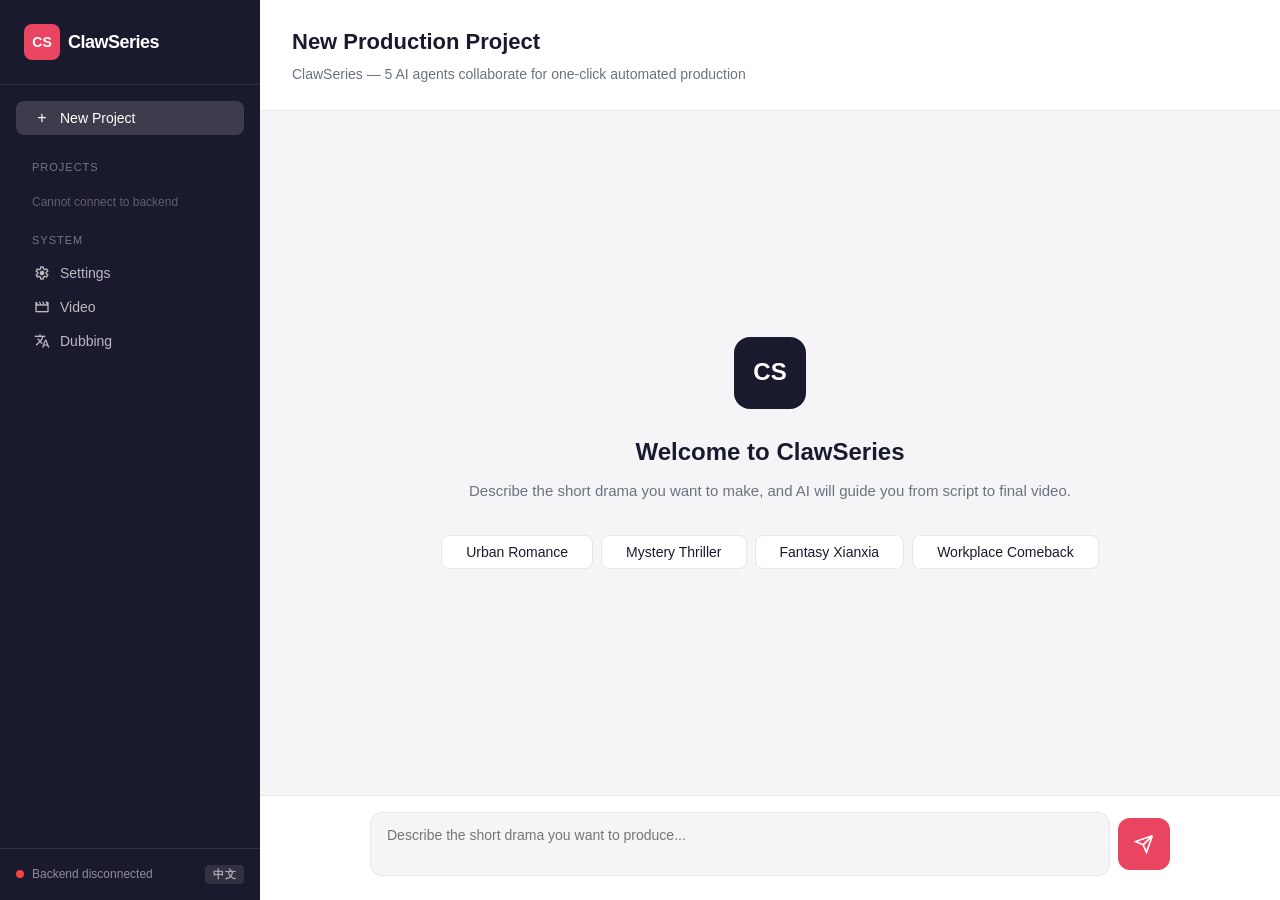
<file: frontend/index.html>
<!DOCTYPE html>
<html lang="zh-CN" data-locale-attr>
<head>
    <meta charset="UTF-8">
    <meta name="viewport" content="width=device-width, initial-scale=1.0">
    <title>ClawSeries - AI短剧自动化制片平台</title>
    <link rel="stylesheet" href="css/material-symbols-outlined.css">
    <link rel="stylesheet" href="css/reset.css">
    <link rel="stylesheet" href="css/variables.css">
    <link rel="stylesheet" href="css/layout.css">
    <link rel="stylesheet" href="css/chat.css">
    <link rel="stylesheet" href="css/project.css">
    <link rel="stylesheet" href="css/components.css">
    <link rel="stylesheet" href="css/settings.css">
    <link rel="stylesheet" href="css/dubbing.css">
</head>
<body>
    <div id="app">
        <!-- 侧边栏 -->
        <nav class="sidebar" id="sidebar">
            <div class="sidebar-header">
                <div class="logo">
                    <span class="logo-icon">CS</span>
                    <span class="logo-text">ClawSeries</span>
                </div>
            </div>
            <div class="sidebar-nav">
                <button class="nav-item active" data-view="new-project" onclick="navigateTo('new-project')">
                    <span class="nav-icon">+</span>
                    <span class="nav-label" data-i18n="nav.newProject">新建项目</span>
                </button>
                <div class="nav-section-title" data-i18n="nav.projectList">项目列表</div>
                <div id="project-list" class="nav-projects"></div>
                <div class="nav-section-title" style="margin-top: 12px;" data-i18n="nav.system">系统</div>
                <button class="nav-item" data-view="settings" onclick="navigateTo('settings')">
                    <span class="nav-icon material-symbols-outlined">settings</span>
                    <span class="nav-label" data-i18n="nav.settings">设置</span>
                </button>
                <button class="nav-item" data-view="video" onclick="navigateTo('video')">
                    <span class="nav-icon material-symbols-outlined">movie</span>
                    <span class="nav-label" data-i18n="nav.video">视频</span>
                </button>
                <button class="nav-item" data-view="dubbing" onclick="navigateTo('dubbing')">
                    <span class="nav-icon material-symbols-outlined">translate</span>
                    <span class="nav-label" data-i18n="nav.dubbing">配音</span>
                </button>
            </div>
            <div class="sidebar-footer">
                <div class="system-indicator" id="system-status">
                    <span class="status-dot"></span>
                    <span data-i18n="nav.systemOk">系统正常</span>
                </div>
                <button class="lang-toggle-btn" id="lang-toggle" onclick="toggleLanguage()" title="Switch Language">
                    <span id="lang-label">EN</span>
                </button>
            </div>
        </nav>

        <!-- 主内容区 -->
        <main class="main-content" id="main-content">
            <!-- 新建项目 - 对话视图 -->
            <div class="view" id="view-new-project">
                <div class="view-header">
                    <h1 data-i18n="view.newProject.title">新建制片项目</h1>
                    <p data-i18n="view.newProject.subtitle">ClawSeries — 五大 AI 智能体协作，一键自动化制片</p>
                </div>
                <div class="chat-container" id="chat-container">
                    <div class="chat-messages" id="chat-messages">
                        <div class="chat-welcome">
                            <div class="welcome-icon">CS</div>
                            <h2 data-i18n="welcome.title">欢迎使用 ClawSeries</h2>
                            <p data-i18n="welcome.desc">描述您想制作的短剧，AI 将引导您完成从剧本到成片的全流程。</p>
                            <div class="quick-starters">
                                <button class="quick-btn" onclick="sendQuickStart(I18n.t('welcome.quick1.prompt'))" data-i18n="welcome.quick1">都市爱情短剧</button>
                                <button class="quick-btn" onclick="sendQuickStart(I18n.t('welcome.quick2.prompt'))" data-i18n="welcome.quick2">悬疑推理系列</button>
                                <button class="quick-btn" onclick="sendQuickStart(I18n.t('welcome.quick3.prompt'))" data-i18n="welcome.quick3">古风仙侠</button>
                                <button class="quick-btn" onclick="sendQuickStart(I18n.t('welcome.quick4.prompt'))" data-i18n="welcome.quick4">职场逆袭</button>
                            </div>
                        </div>
                    </div>
                    <div class="chat-input-area">
                        <div class="chat-input-wrapper">
                            <textarea id="chat-input" data-i18n="chat.placeholder" placeholder="描述您想制作的短剧..." rows="1" onkeydown="handleInputKeydown(event)"></textarea>
                            <button class="send-btn" id="send-btn" onclick="sendMessage()" title="发送（⌘/Ctrl + Enter）">
                                <svg width="20" height="20" viewBox="0 0 24 24" fill="none" stroke="currentColor" stroke-width="2">
                                    <path d="M22 2L11 13M22 2L15 22L11 13M22 2L2 9L11 13"/>
                                </svg>
                            </button>
                        </div>
                    </div>
                </div>
            </div>

            <!-- 项目详情视图 -->
            <div class="view hidden" id="view-project-detail">
                <div class="view-header" id="project-detail-header"></div>
                <div class="project-detail-content" id="project-detail-content"></div>
            </div>

            <!-- 设置视图 -->
            <div class="view hidden" id="view-settings">
                <div class="view-header">
                    <h1 data-i18n="view.settings.title">模型配置</h1>
                    <p data-i18n="view.settings.subtitle">配置 LLM、图片生成、视频生成模型的连接信息</p>
                </div>
                <div id="settings-content" class="settings-content"></div>
            </div>


            <!-- 视频视图 -->
            <div class="view hidden" id="view-video">
                <div class="view-header">
                    <h1 data-i18n="view.video.title">视频生成</h1>
                    <p data-i18n="view.video.subtitle">查看镜头视频生成任务和日志</p>
                </div>
                <div id="video-content" class="project-detail-content"></div>
            </div>
            <!-- 配音视图 -->
            <div class="view hidden" id="view-dubbing">
                <div class="view-header">
                    <h1 data-i18n="view.dubbing.title">AI 多语言配音</h1>
                    <p data-i18n="view.dubbing.subtitle">一键配音视频到指定语言，保持原音色和情感</p>
                </div>
                <div id="dubbing-content" class="dubbing-content"></div>
            </div>
        </main>
    </div>

    <script src="js/i18n.js"></script>
    <script src="js/mock-data.js"></script>
    <script src="js/api.js"></script>
    <script src="js/chat.js"></script>
    <script src="js/project.js"></script>
    <script src="js/settings.js"></script>
    <script src="js/dubbing.js"></script>
    <script src="js/video.js"></script>
    <script src="js/app.js"></script>
</body>
</html>
</file>
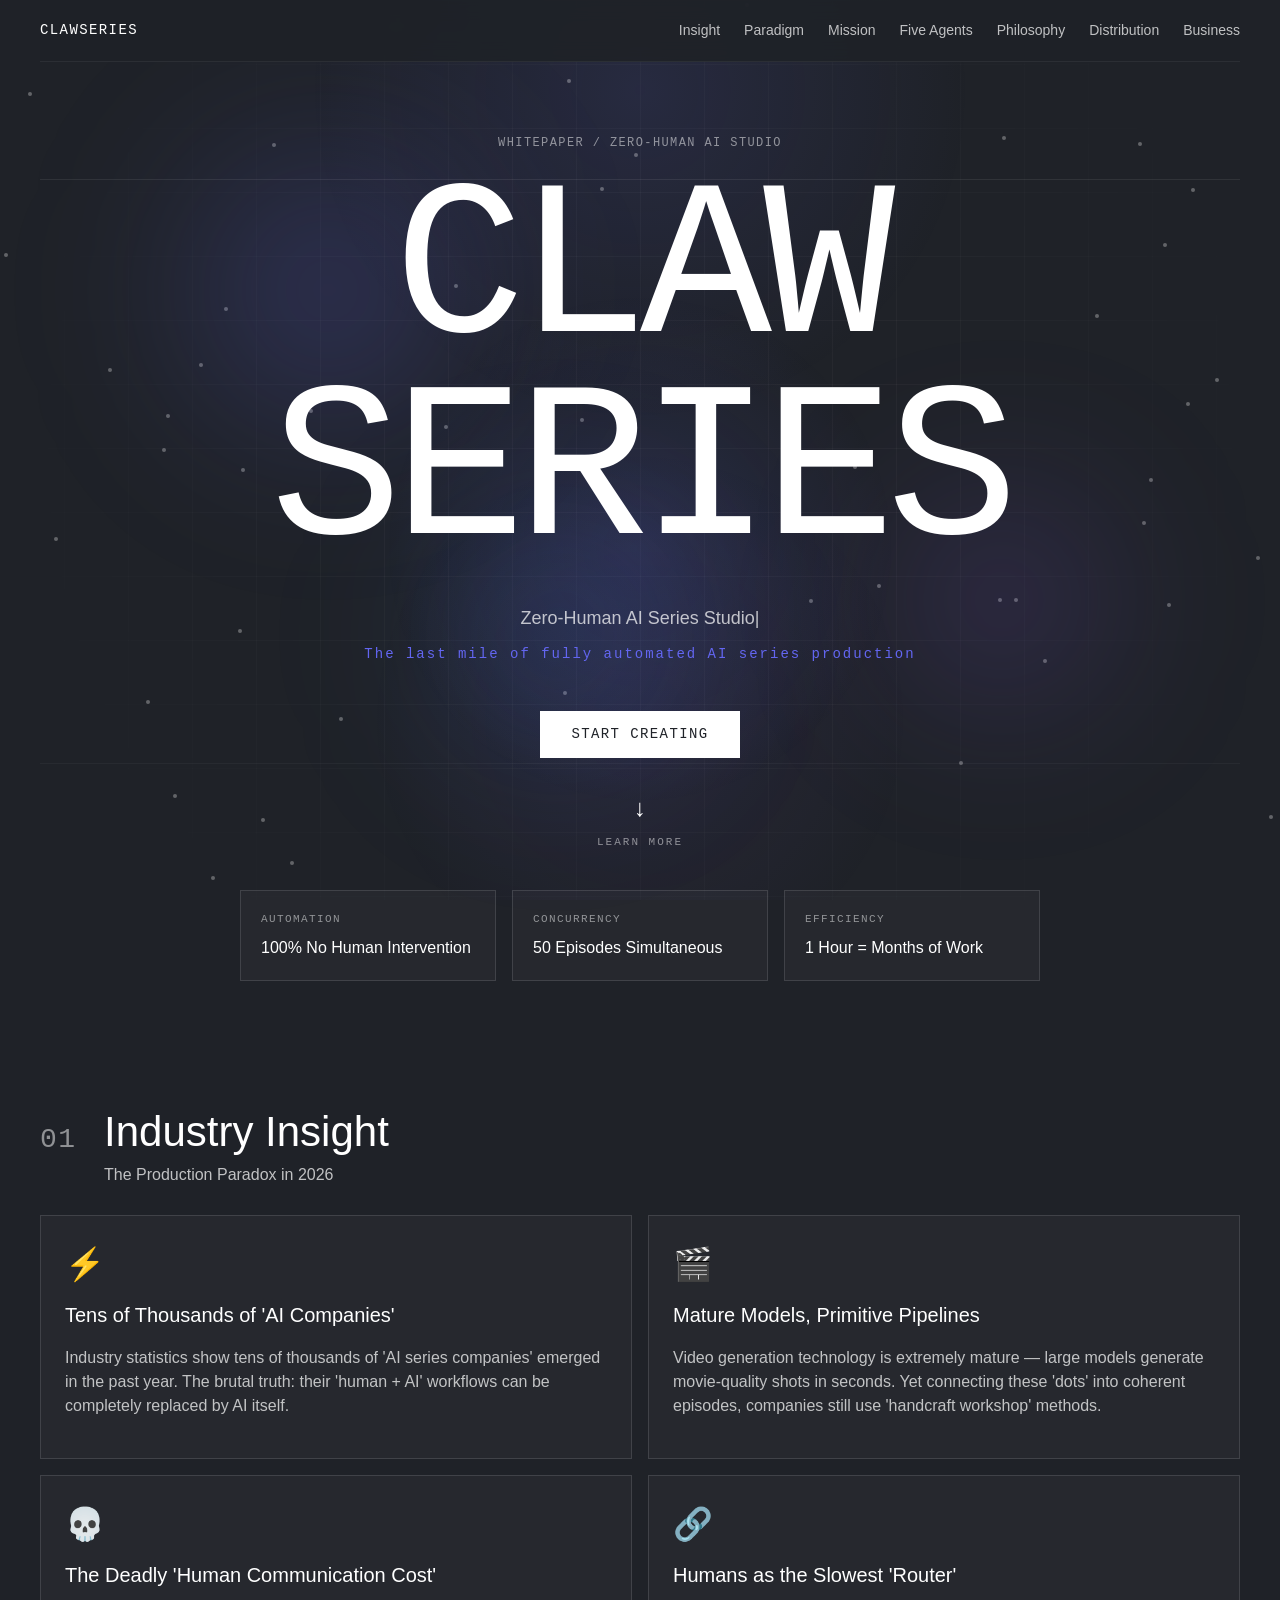
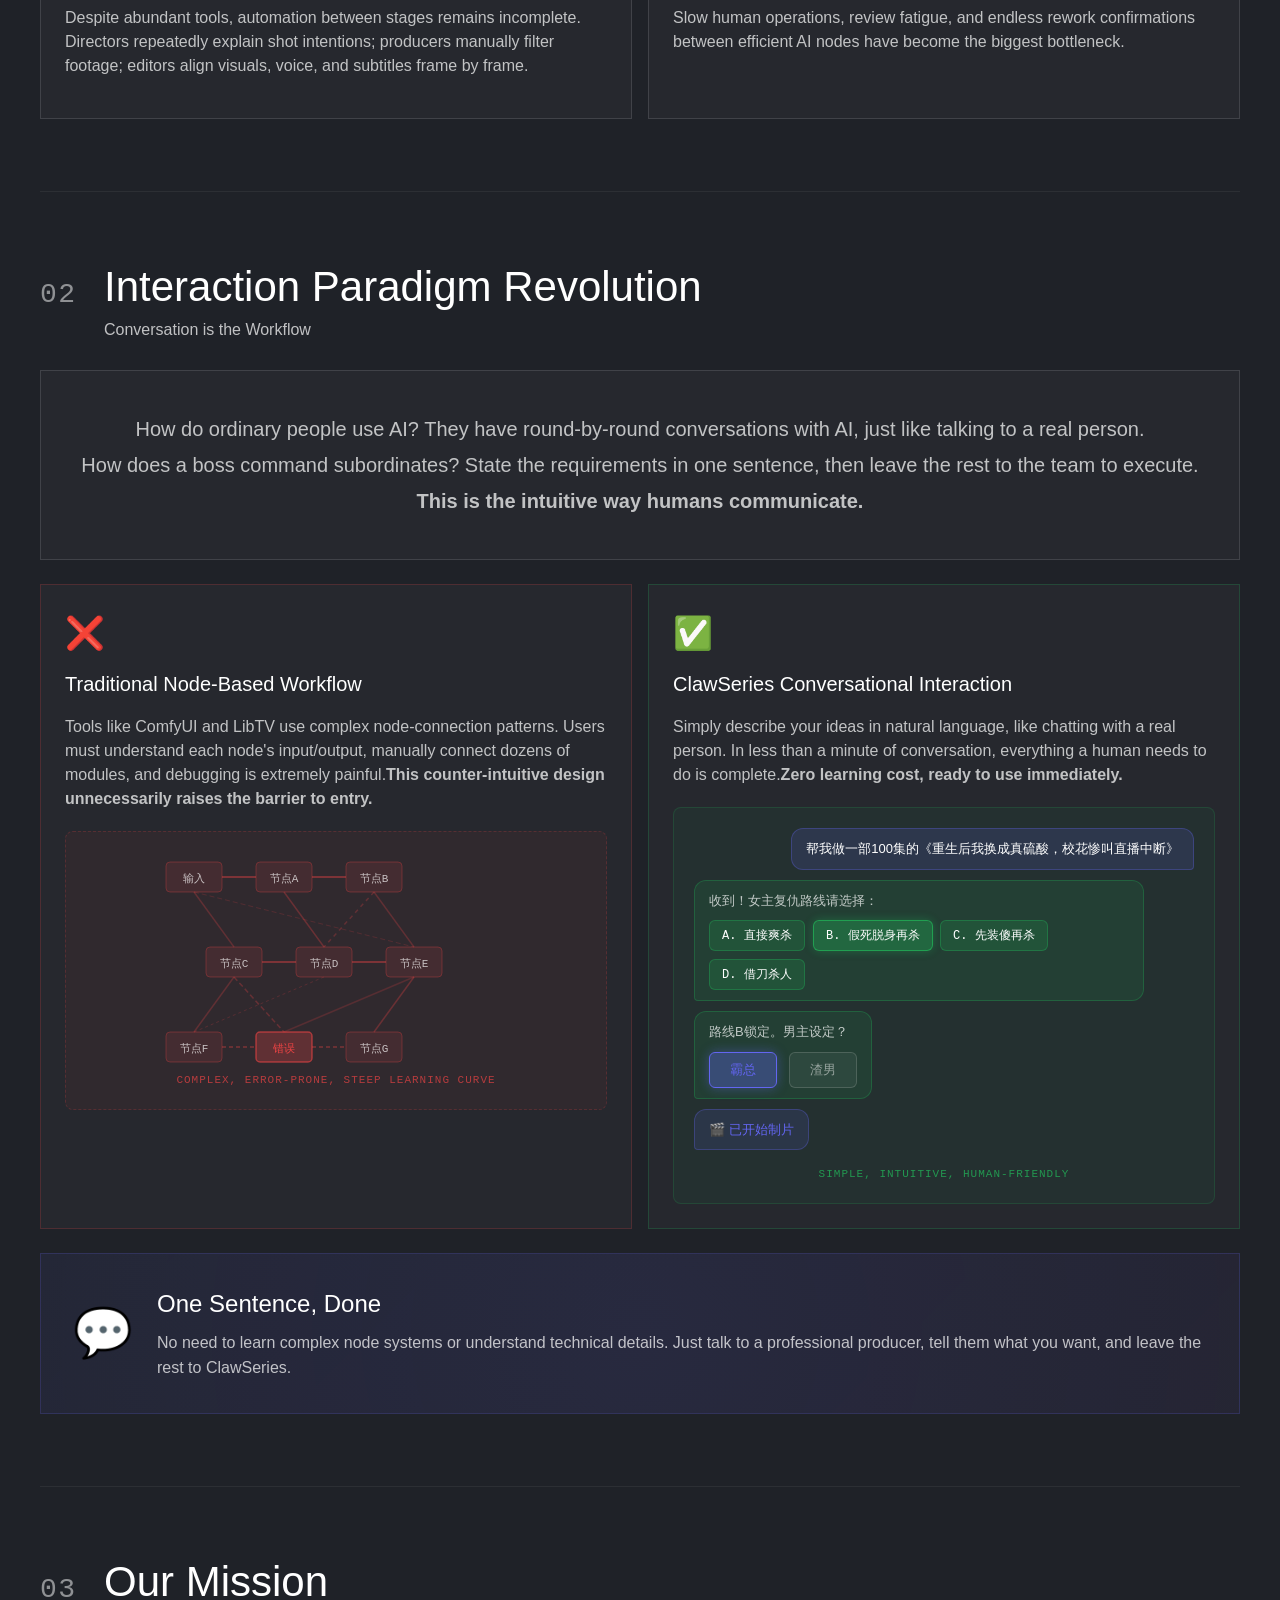
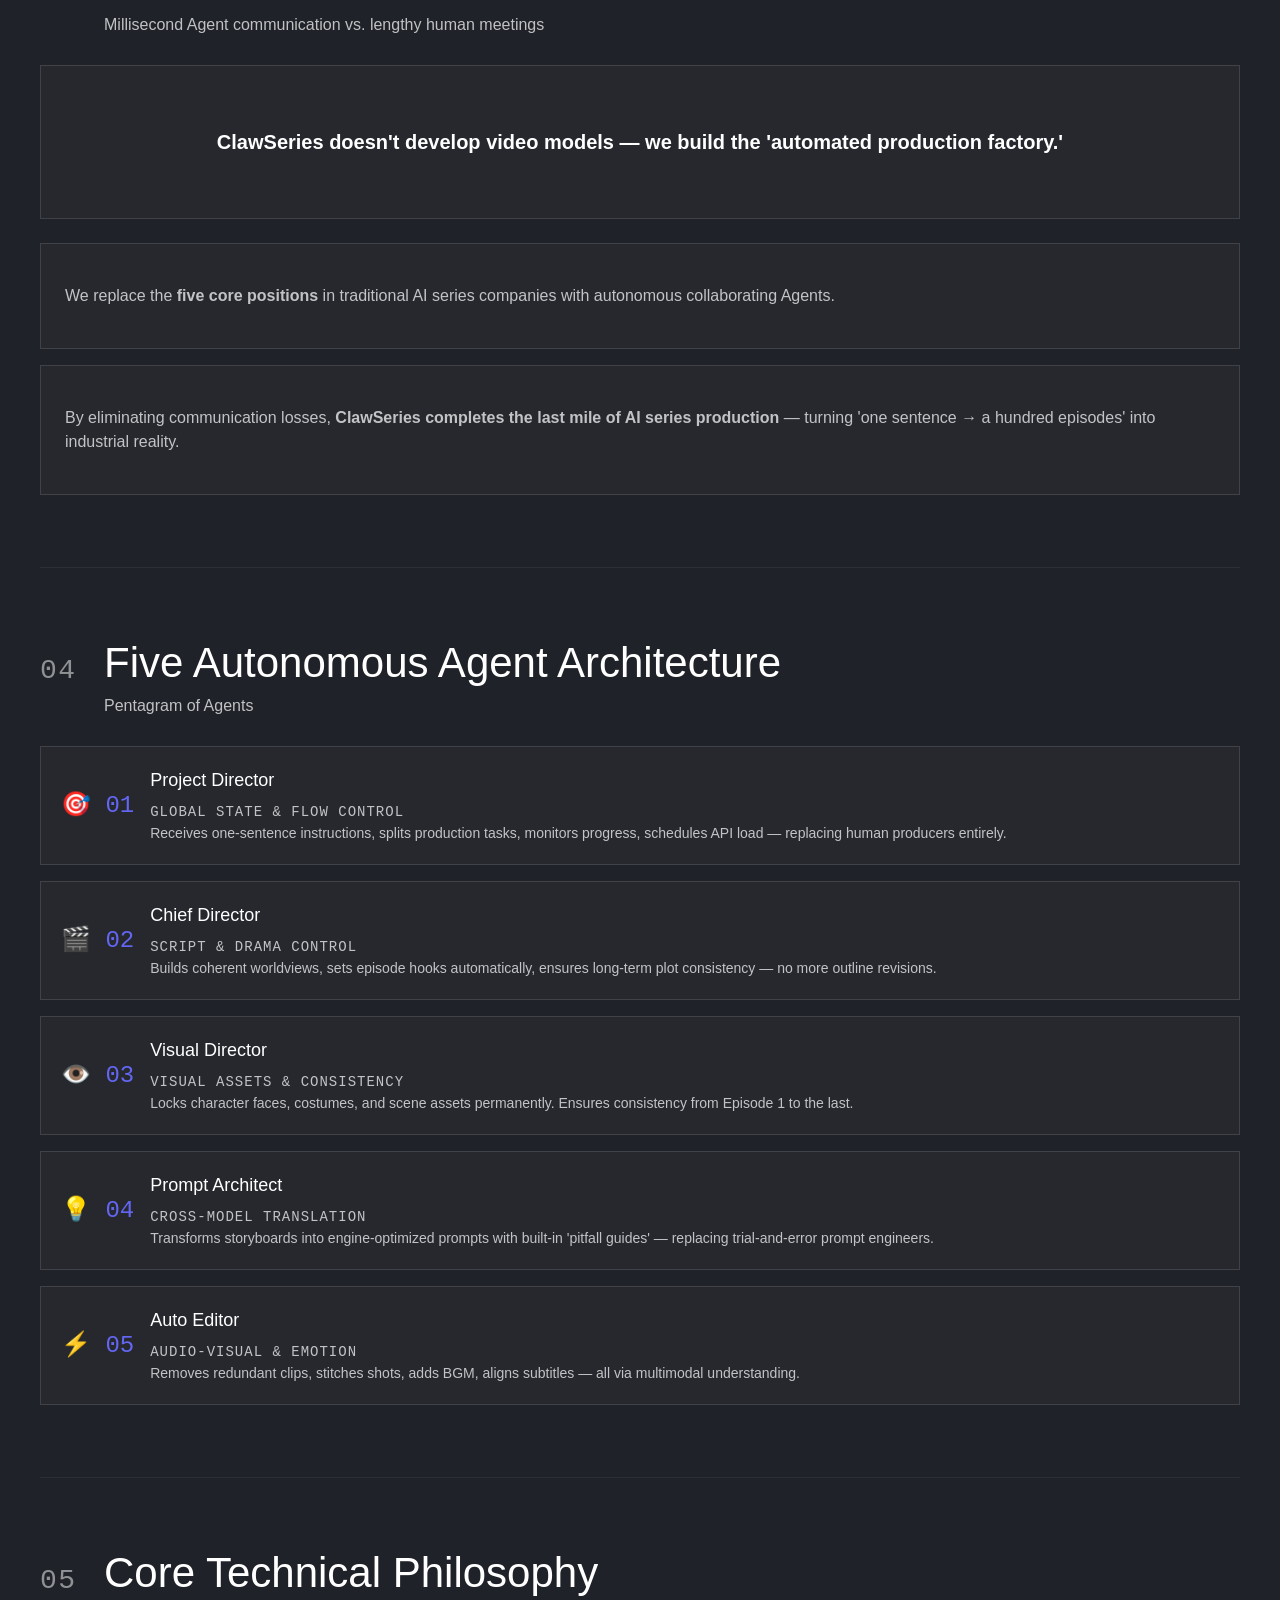
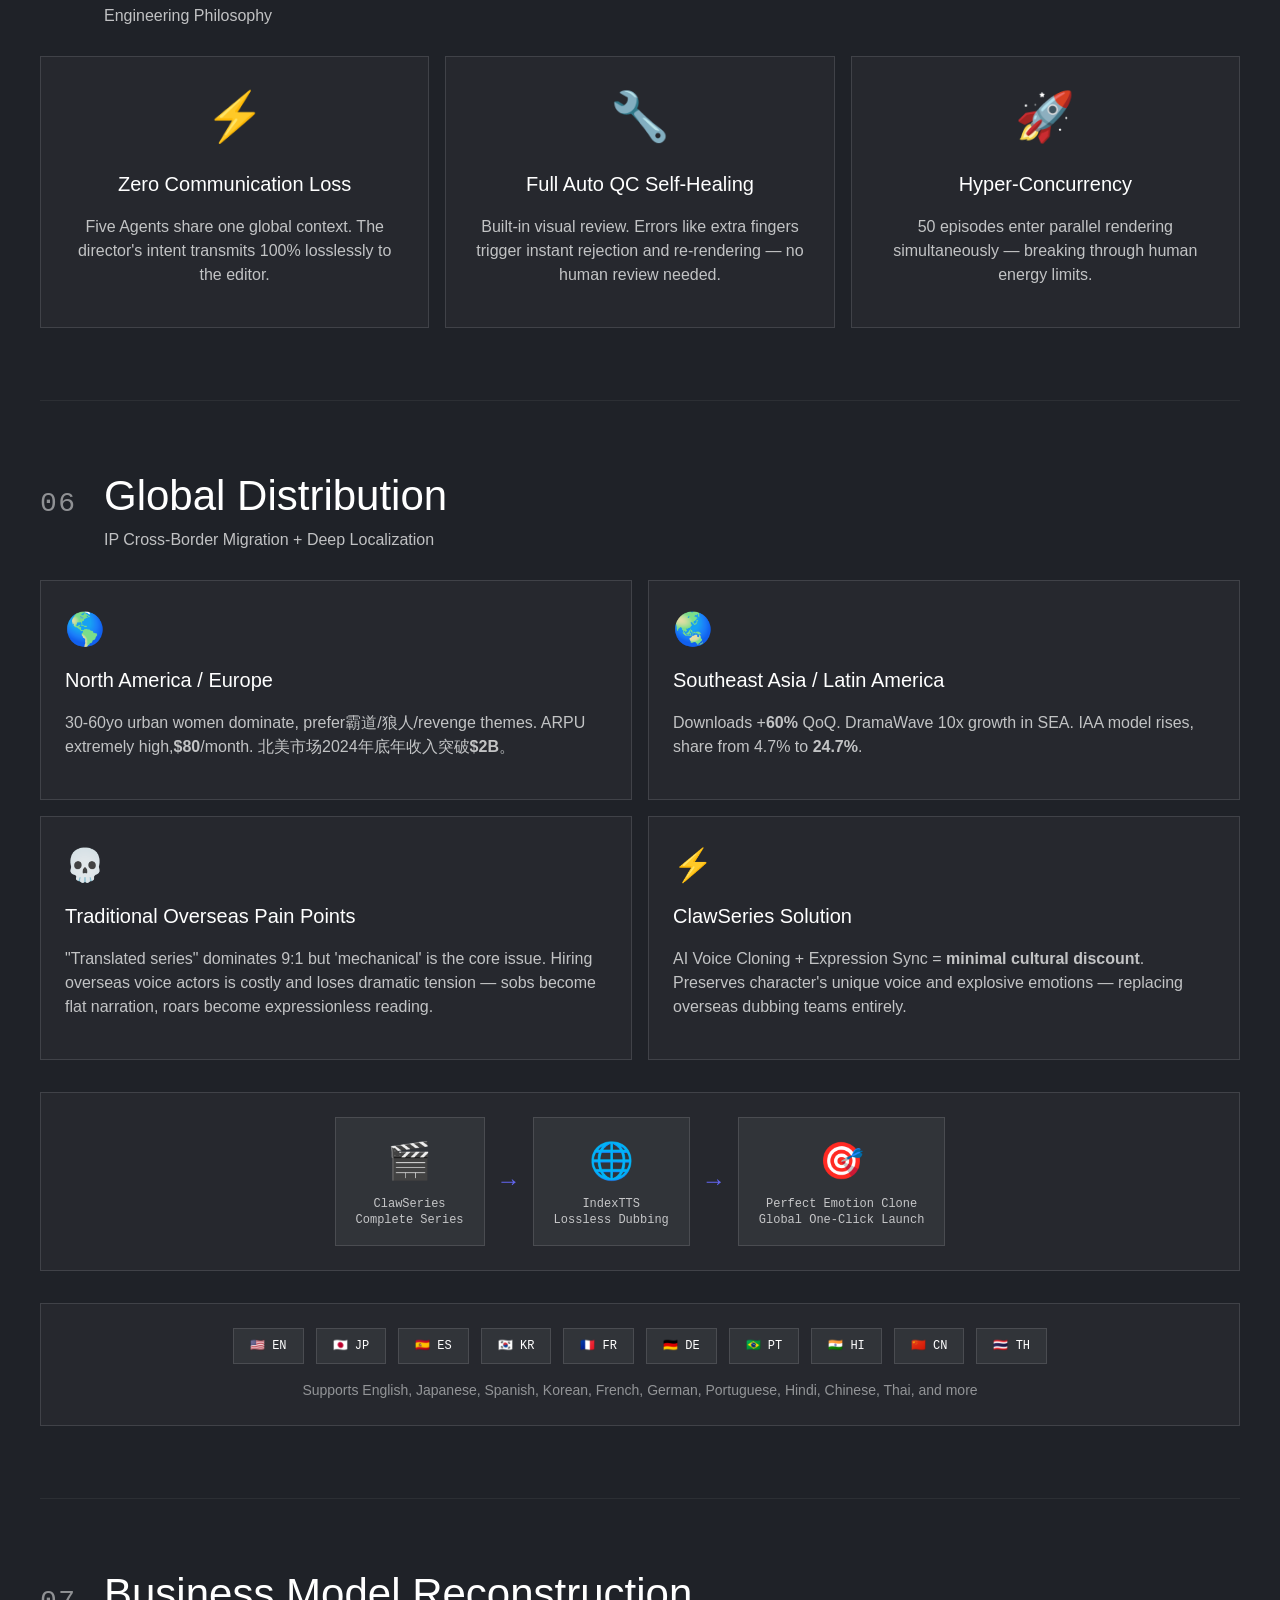
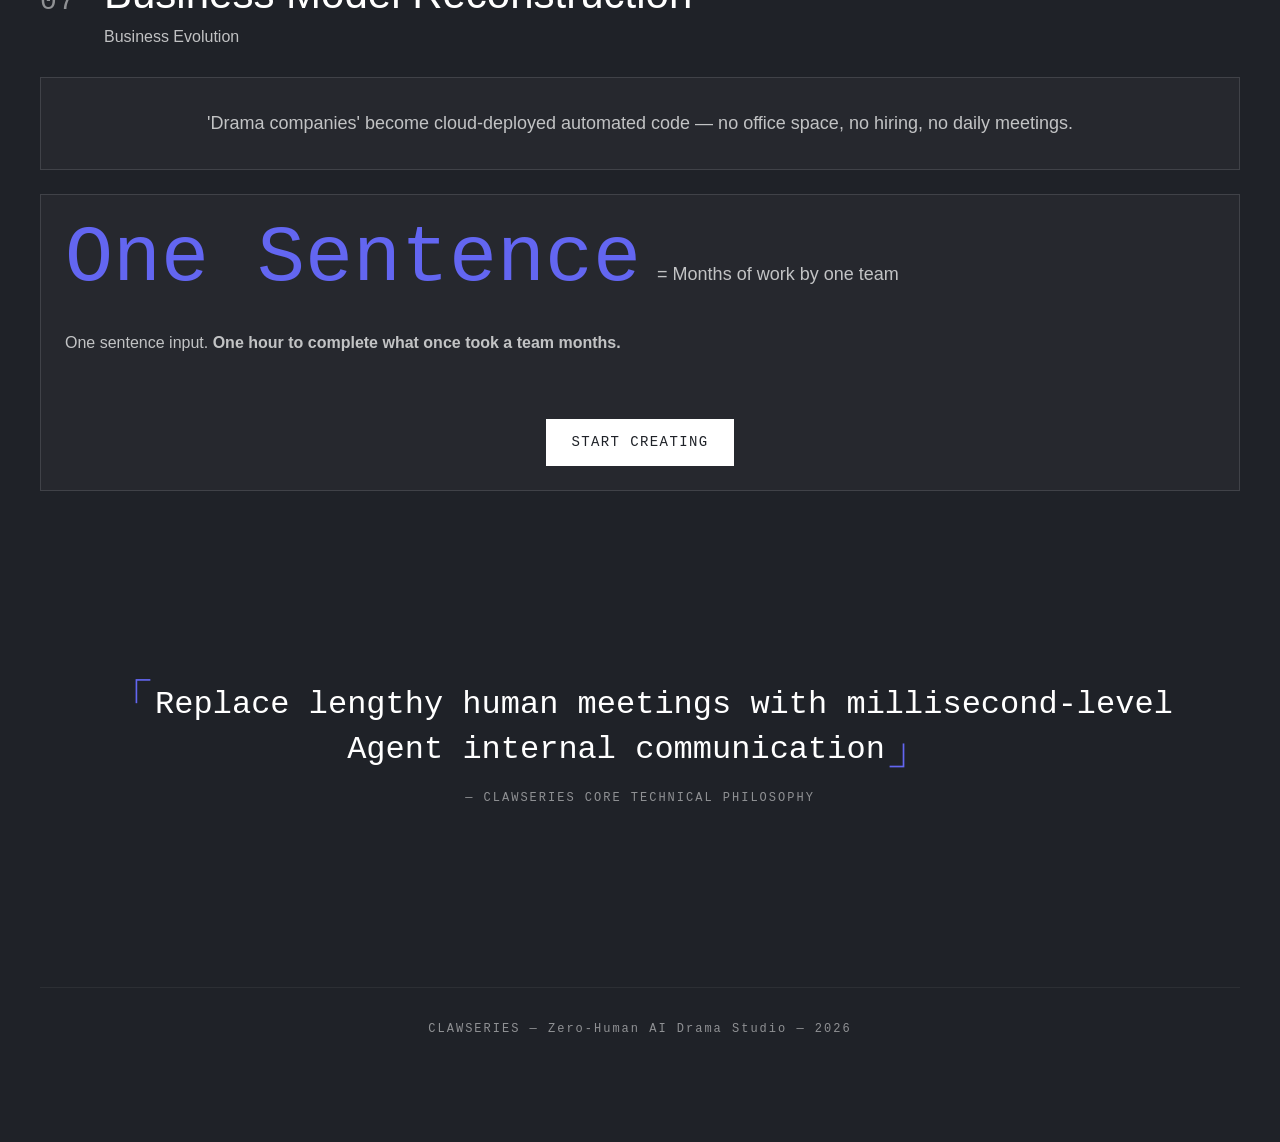
<file: website/index.html>
<!DOCTYPE html>
<html lang="zh-CN">
  <head>
    <meta charset="UTF-8" />
    <meta name="viewport" content="width=device-width, initial-scale=1.0" />
    <title>ClawSeries — 零人AI短剧公司</title>
    <meta name="description" content="ClawSeries：彻底打通 AI 短剧自动化生产的最后一公里。五个自主智能体协作，一句话生成百集短剧。" />
    <link rel="stylesheet" href="./styles.css" />
  </head>
  <body>
    <!-- Floating Particles Background -->
    <div class="particles-container" id="particles"></div>

    <!-- Glowing orbs -->
    <div class="orb orb-1"></div>
    <div class="orb orb-2"></div>
    <div class="orb orb-3"></div>

    <div class="page-shell">
      <header class="topbar">
        <a class="brand" href="#hero">CLAWSERIES</a>
        <button class="mobile-menu-btn" aria-label="菜单">
          <span></span>
          <span></span>
          <span></span>
        </button>
        <nav class="topnav">
          <a href="#insight" data-i18n="nav.insight">洞察</a>
          <a href="#paradigm" data-i18n="nav.paradigm">交互范式</a>
          <a href="#mission" data-i18n="nav.mission">使命</a>
          <a href="#agents" data-i18n="nav.agents">五大Agent</a>
          <a href="#philosophy" data-i18n="nav.philosophy">技术哲学</a>
          <a href="#global" data-i18n="nav.global">全球分发</a>
          <a href="#business" data-i18n="nav.business">商业形态</a>
        </nav>
      </header>

      <main>
        <!-- Hero Section -->
        <section id="hero" class="hero">
          <div class="hero-grid"></div>
          <div class="hero-glow"></div>
          <p class="eyebrow animate-fade-in" data-i18n="hero.eyebrow">WHITEPAPER / ZERO-HUMAN AI STUDIO</p>
          <h1 class="animate-title">
            <span class="title-line">CLAW</span>
            <span class="title-line">SERIES</span>
          </h1>
          <p class="hero-copy animate-fade-in delay-1">
            <span class="typing-text" data-i18n="hero.title">零人AI短剧公司</span>
          </p>
          <p class="hero-tagline animate-fade-in delay-2" data-i18n="hero.tagline">
            彻底打通 AI 短剧自动化生产的最后一公里
          </p>
          <div class="hero-ctas animate-fade-in delay-3">
            <a class="button button-primary hero-center-button pulse-glow" href="#" data-i18n="hero.cta1">开始创作</a>
            <div class="hero-scroll-hint" onclick="document.getElementById('insight').scrollIntoView({behavior: 'smooth'})">
              <span class="scroll-arrow">↓</span>
              <span class="scroll-text" data-i18n="hero.cta2">详细了解</span>
            </div>
          </div>
          <div class="hero-metrics animate-fade-in delay-4">
            <article class="metric-card glow-card">
              <span class="metric-label" data-i18n="hero.metric1.label">自动化程度</span>
              <strong data-i18n="hero.metric1.value">100% 无人类介入</strong>
            </article>
            <article class="metric-card glow-card">
              <span class="metric-label" data-i18n="hero.metric2.label">并发能力</span>
              <strong data-i18n="hero.metric2.value">50集同步渲染</strong>
            </article>
            <article class="metric-card glow-card">
              <span class="metric-label" data-i18n="hero.metric3.label">效率提升</span>
              <strong data-i18n="hero.metric3.value">1小时完成数月工作</strong>
            </article>
          </div>
        </section>

        <!-- Section 1: Industry Insight -->
        <section id="insight" class="section">
          <div class="section-head">
            <span class="section-index">01</span>
            <div>
              <h2 class="animate-on-scroll" data-i18n="insight.title">行业洞察</h2>
              <p class="animate-on-scroll" data-i18n="insight.subtitle">2026年的制片悖论</p>
            </div>
          </div>
          <div class="content-grid two-col">
            <article class="content-card animate-on-scroll hover-lift">
              <div class="card-icon">⚡</div>
              <h3 data-i18n="insight.card1.title">数万家「AI公司」的诞生</h3>
              <p data-i18n="insight.card1.text">根据行业统计，过去一年间全国涌现了数万家「AI短剧企业」。然而残酷的真相是：这些公司引以为傲的「人工+AI」工作流，本身就是完全可以被 AI 彻底取代的。它们只是把人类变成了 AI 模型的「搬运工」和整合方。</p>
            </article>
            <article class="content-card animate-on-scroll hover-lift">
              <div class="card-icon">🎬</div>
              <h3 data-i18n="insight.card2.title">成熟的模型，原始的流水线</h3>
              <p data-i18n="insight.card2.text">我们正处于一个视频生成技术极度成熟的时代，大模型可以在数秒内生成电影级的绝美单镜头。然而，要将这些成熟的「点」连成一部连贯的数十集短剧，这数万家公司的做法依然是极其落后的「人工作坊」模式。</p>
            </article>
            <article class="content-card animate-on-scroll hover-lift">
              <div class="card-icon">💀</div>
              <h3 data-i18n="insight.card3.title">致命的「人类沟通成本」</h3>
              <p data-i18n="insight.card3.text">尽管工具满天飞，但不同环节之间依然没有被完全自动化。导演需要向提示词师反复解释镜头意图；制片需要用肉眼在一堆素材中筛选废片；剪辑师需要手工将画面、配音和字幕逐帧对齐。</p>
            </article>
            <article class="content-card animate-on-scroll hover-lift">
              <div class="card-icon">🔗</div>
              <h3 data-i18n="insight.card4.title">人类成为最慢的「路由器」</h3>
              <p data-i18n="insight.card4.text">在极其高效的 AI 节点之间，缓慢的人类操作、审片疲劳和无休止的返工确认，成为了吞噬利润、时间和创意的最大瓶颈。</p>
            </article>
          </div>
        </section>

        <!-- Section: Interaction Paradigm -->
        <section id="paradigm" class="section section-contrast">
          <div class="section-head">
            <span class="section-index">02</span>
            <div>
              <h2 class="animate-on-scroll" data-i18n="paradigm.title">交互范式革命</h2>
              <p class="animate-on-scroll" data-i18n="paradigm.subtitle">对话即工作流</p>
            </div>
          </div>

          <div class="paradigm-intro animate-on-scroll">
            <div class="paradigm-intro-glow"></div>
            <p class="paradigm-intro-text" data-i18n="paradigm.intro">
              普通人是怎么使用 AI 的？是和 AI 一轮一轮的对话，就像和真人一样。<br/>
              老板是怎么命令下属的？一句话说清楚需求，剩下的全部交给团队执行。<br/>
              <strong>这才是符合人类直觉的交流方式。</strong>
            </p>
          </div>

          <div class="content-grid two-col">
            <article class="content-card paradigm-card paradigm-bad animate-on-scroll hover-lift">
              <div class="card-icon">❌</div>
              <h3 data-i18n="paradigm.bad.title">传统节点连线工作流</h3>
              <p data-i18n="paradigm.bad.text">ComfyUI、LibTV 等工具采用复杂的节点连线模式。用户需要理解每个节点的输入输出，手工连接数十个模块，调试过程极其痛苦。<strong>这种反直觉的设计，白白拉高了上手门槛。</strong></p>
              <div class="paradigm-visual paradigm-visual-bad">
                <svg class="node-svg" viewBox="0 0 360 220" xmlns="http://www.w3.org/2000/svg">
                  <!-- Row 1: 输入 → A → B -->
                  <rect x="10" y="10" width="56" height="30" rx="4" fill="rgba(239,68,68,0.1)" stroke="rgba(239,68,68,0.3)" stroke-width="1"/>
                  <text x="38" y="30" text-anchor="middle" fill="rgba(255,255,255,0.7)" font-size="11" font-family="var(--mono)">输入</text>
                  <line x1="66" y1="25" x2="100" y2="25" stroke="rgba(239,68,68,0.4)" stroke-width="2"/>
                  <rect x="100" y="10" width="56" height="30" rx="4" fill="rgba(239,68,68,0.1)" stroke="rgba(239,68,68,0.3)" stroke-width="1"/>
                  <text x="128" y="30" text-anchor="middle" fill="rgba(255,255,255,0.7)" font-size="11" font-family="var(--mono)">节点A</text>
                  <line x1="156" y1="25" x2="190" y2="25" stroke="rgba(239,68,68,0.4)" stroke-width="2"/>
                  <rect x="190" y="10" width="56" height="30" rx="4" fill="rgba(239,68,68,0.1)" stroke="rgba(239,68,68,0.3)" stroke-width="1"/>
                  <text x="218" y="30" text-anchor="middle" fill="rgba(255,255,255,0.7)" font-size="11" font-family="var(--mono)">节点B</text>

                  <!-- Row 2: C → D → E -->
                  <rect x="50" y="95" width="56" height="30" rx="4" fill="rgba(239,68,68,0.1)" stroke="rgba(239,68,68,0.3)" stroke-width="1"/>
                  <text x="78" y="115" text-anchor="middle" fill="rgba(255,255,255,0.7)" font-size="11" font-family="var(--mono)">节点C</text>
                  <line x1="106" y1="110" x2="140" y2="110" stroke="rgba(239,68,68,0.4)" stroke-width="2"/>
                  <rect x="140" y="95" width="56" height="30" rx="4" fill="rgba(239,68,68,0.1)" stroke="rgba(239,68,68,0.3)" stroke-width="1"/>
                  <text x="168" y="115" text-anchor="middle" fill="rgba(255,255,255,0.7)" font-size="11" font-family="var(--mono)">节点D</text>
                  <line x1="196" y1="110" x2="230" y2="110" stroke="rgba(239,68,68,0.4)" stroke-width="2"/>
                  <rect x="230" y="95" width="56" height="30" rx="4" fill="rgba(239,68,68,0.1)" stroke="rgba(239,68,68,0.3)" stroke-width="1"/>
                  <text x="258" y="115" text-anchor="middle" fill="rgba(255,255,255,0.7)" font-size="11" font-family="var(--mono)">节点E</text>

                  <!-- Row 3: F → 错误 → G -->
                  <rect x="10" y="180" width="56" height="30" rx="4" fill="rgba(239,68,68,0.1)" stroke="rgba(239,68,68,0.3)" stroke-width="1"/>
                  <text x="38" y="200" text-anchor="middle" fill="rgba(255,255,255,0.7)" font-size="11" font-family="var(--mono)">节点F</text>
                  <line x1="66" y1="195" x2="100" y2="195" stroke="rgba(239,68,68,0.3)" stroke-width="2" stroke-dasharray="4,3"/>
                  <rect x="100" y="180" width="56" height="30" rx="4" fill="rgba(239,68,68,0.25)" stroke="rgba(239,68,68,0.6)" stroke-width="1.5"/>
                  <text x="128" y="200" text-anchor="middle" fill="#ef4444" font-size="11" font-family="var(--mono)">错误</text>
                  <line x1="156" y1="195" x2="190" y2="195" stroke="rgba(239,68,68,0.3)" stroke-width="2" stroke-dasharray="4,3"/>
                  <rect x="190" y="180" width="56" height="30" rx="4" fill="rgba(239,68,68,0.1)" stroke="rgba(239,68,68,0.3)" stroke-width="1"/>
                  <text x="218" y="200" text-anchor="middle" fill="rgba(255,255,255,0.7)" font-size="11" font-family="var(--mono)">节点G</text>

                  <!-- Cross connections Row1→Row2 -->
                  <!-- 输入 → C -->
                  <line x1="38" y1="40" x2="78" y2="95" stroke="rgba(239,68,68,0.25)" stroke-width="1.5"/>
                  <!-- 输入 → E (long diagonal) -->
                  <line x1="38" y1="40" x2="258" y2="95" stroke="rgba(239,68,68,0.18)" stroke-width="1" stroke-dasharray="5,3"/>
                  <!-- A → D -->
                  <line x1="128" y1="40" x2="168" y2="95" stroke="rgba(239,68,68,0.3)" stroke-width="1.5"/>
                  <!-- B → D (back connection) -->
                  <line x1="218" y1="40" x2="168" y2="95" stroke="rgba(239,68,68,0.25)" stroke-width="1.5" stroke-dasharray="4,4"/>
                  <!-- B → E -->
                  <line x1="218" y1="40" x2="258" y2="95" stroke="rgba(239,68,68,0.25)" stroke-width="1.5"/>

                  <!-- Cross connections Row2→Row3 -->
                  <!-- C → F -->
                  <line x1="78" y1="125" x2="38" y2="180" stroke="rgba(239,68,68,0.25)" stroke-width="1.5"/>
                  <!-- C → 错误 -->
                  <line x1="78" y1="125" x2="128" y2="180" stroke="rgba(239,68,68,0.28)" stroke-width="1.5" stroke-dasharray="5,3"/>
                  <!-- D → F (back connection) -->
                  <line x1="168" y1="125" x2="38" y2="180" stroke="rgba(239,68,68,0.2)" stroke-width="1" stroke-dasharray="3,3"/>
                  <!-- E → G -->
                  <line x1="258" y1="125" x2="218" y2="180" stroke="rgba(239,68,68,0.3)" stroke-width="1.5"/>
                  <!-- E → 错误 (back) -->
                  <line x1="258" y1="125" x2="128" y2="180" stroke="rgba(239,68,68,0.2)" stroke-width="1.5"/>
                </svg>
                <p class="paradigm-visual-label" data-i18n="paradigm.bad.label">复杂、易错、学习成本极高</p>
              </div>
            </article>

            <article class="content-card paradigm-card paradigm-good animate-on-scroll hover-lift">
              <div class="card-icon">✅</div>
              <h3 data-i18n="paradigm.good.title">ClawSeries 对话式交互</h3>
              <p data-i18n="paradigm.good.text">只需像和真人聊天一样，用自然语言描述你的想法。不到一分钟的对话，所有人类需要做的就搞定了。<strong>零学习成本，上手即用。</strong></p>
              <div class="paradigm-visual paradigm-visual-good">
                <div class="chat-demo">
                  <div class="chat-bubble chat-user">
                    <span>帮我做一部100集的《重生后我换成真硫酸，校花惨叫直播中断》</span>
                  </div>
                  <div class="chat-bubble chat-ai">
                    <span>收到！女主复仇路线请选择：</span>
                    <div class="chat-options">
                      <button class="chat-option-btn">A. 直接爽杀</button>
                      <button class="chat-option-btn selected">B. 假死脱身再杀</button>
                      <button class="chat-option-btn">C. 先装傻再杀</button>
                      <button class="chat-option-btn">D. 借刀杀人</button>
                    </div>
                  </div>
                  <div class="chat-bubble chat-ai">
                    <span>路线B锁定。男主设定？</span>
                    <div class="chat-confirm-btns">
                      <button class="chat-confirm-btn chat-confirm-yes selected">霸总</button>
                      <button class="chat-confirm-btn chat-confirm-no">渣男</button>
                    </div>
                  </div>
                  <div class="chat-bubble chat-ai chat-ai-final">
                    <span>🎬 已开始制片</span>
                  </div>
                </div>
                <p class="paradigm-visual-label" data-i18n="paradigm.good.label">简单、直观、符合人类直觉</p>
              </div>
            </article>
          </div>

          <div class="paradigm-highlight animate-on-scroll">
            <div class="paradigm-highlight-content">
              <div class="paradigm-highlight-icon">💬</div>
              <div class="paradigm-highlight-text">
                <h3 data-i18n="paradigm.highlight.title">一句话，搞定一切</h3>
                <p data-i18n="paradigm.highlight.text">不需要学习复杂的节点系统，不需要理解底层技术细节。就像和一位专业的制片人对话，告诉他你想要什么，剩下的全部交给 ClawSeries。</p>
              </div>
            </div>
          </div>
        </section>

        <!-- Section 2: Mission -->
        <section id="mission" class="section">
          <div class="section-head">
            <span class="section-index">03</span>
            <div>
              <h2 class="animate-on-scroll" data-i18n="mission.title">我们的使命</h2>
              <p class="animate-on-scroll" data-i18n="mission.subtitle">用毫秒级的 Agent 内部通信，取代漫长的人类沟通会议</p>
            </div>
          </div>
          <div class="mission-statement animate-on-scroll">
            <div class="mission-glow"></div>
            <p class="mission-text" data-i18n="mission.statement">
              <strong>ClawSeries 不研发底层视频大模型，我们做全新的「自动化制片工厂」。</strong>
            </p>
          </div>
          <div class="content-grid animate-on-scroll">
            <article class="content-card mission-card">
              <p data-i18n="mission.card1">我们将传统 AI 短剧公司中耗时耗力的<strong>五个核心岗位</strong>，完全替换为自主协作的智能体（Agents）。</p>
            </article>
            <article class="content-card mission-card">
              <p data-i18n="mission.card2">通过消除「人与人、人与机器的沟通损耗」，<strong>ClawSeries 致力于打通 AI 短剧自动化生产的最后一公里</strong>，让「一句话生成百集短剧」从商业概念变成真正的工业级交付。</p>
            </article>
          </div>
        </section>

        <!-- Section 3: Five Agents Pyramid -->
        <section id="agents" class="section section-contrast">
          <div class="section-head">
            <span class="section-index">04</span>
            <div>
              <h2 class="animate-on-scroll" data-i18n="agents.title">五大自主智能体架构</h2>
              <p class="animate-on-scroll" data-i18n="agents.subtitle">Pentagram of Agents</p>
            </div>
          </div>

          <div class="agents-details">
              <div class="agent-detail hover-lift" data-agent="1">
                <div class="agent-number">🎯 01</div>
                <div class="agent-content">
                  <h3 data-i18n="agents.detail1.title">项目总监</h3>
                  <p class="agent-function" data-i18n="agents.detail1.func">全局状态管理与流程控制</p>
                  <p data-i18n="agents.detail1.desc">接收原始一句话指令，自动拆解数十集制片任务。实时监控各环节进度，调度 API 负载，彻底取代人类制片人的统筹与催稿工作。</p>
                </div>
              </div>
              <div class="agent-detail hover-lift" data-agent="2">
                <div class="agent-number">🎬 02</div>
                <div class="agent-content">
                  <h3 data-i18n="agents.detail2.title">总导演</h3>
                  <p class="agent-function" data-i18n="agents.detail2.func">剧本与戏剧张力控制</p>
                  <p data-i18n="agents.detail2.desc">构建宏大且连贯的世界观。自动在每集结尾设置悬念（Hook），确保长线剧情逻辑自洽，无需人类编剧反复修改大纲。</p>
                </div>
              </div>
              <div class="agent-detail hover-lift" data-agent="3">
                <div class="agent-number">👁️ 03</div>
                <div class="agent-content">
                  <h3 data-i18n="agents.detail3.title">视觉总监</h3>
                  <p class="agent-function" data-i18n="agents.detail3.func">视觉资产与一致性锚定</p>
                  <p data-i18n="agents.detail3.desc">生成并永久锁定角色的脸部特征、服装特征与场景环境资产。确保角色从第1集到最后1集始终如一，消除人类手动对齐素材的痛苦。</p>
                </div>
              </div>
              <div class="agent-detail hover-lift" data-agent="4">
                <div class="agent-number">💡 04</div>
                <div class="agent-content">
                  <h3 data-i18n="agents.detail4.title">提示词架构师</h3>
                  <p class="agent-function" data-i18n="agents.detail4.func">跨模型语义翻译</p>
                  <p data-i18n="agents.detail4.desc">自动将文学分镜转化为底层视频引擎最易理解的 Prompt 矩阵。它自带「避坑指南」，自动引导 AI 避免画面崩坏，取代反复试错的人类提示词工程师。</p>
                </div>
              </div>
              <div class="agent-detail hover-lift" data-agent="5">
                <div class="agent-number">⚡ 05</div>
                <div class="agent-content">
                  <h3 data-i18n="agents.detail5.title">自动化剪辑师</h3>
                  <p class="agent-function" data-i18n="agents.detail5.func">音画压制与情感封装</p>
                  <p data-i18n="agents.detail5.desc">基于多模态理解，删除掉多余片段，拼接多个分镜，合理添加 BGM 并对齐压制字幕。</p>
                </div>
              </div>
            </div>
        </section>

        <!-- Section 4: Engineering Philosophy -->
        <section id="philosophy" class="section">
          <div class="section-head">
            <span class="section-index">05</span>
            <div>
              <h2 class="animate-on-scroll" data-i18n="philosophy.title">核心技术哲学</h2>
              <p class="animate-on-scroll" data-i18n="philosophy.subtitle">Engineering Philosophy</p>
            </div>
          </div>
          <div class="content-grid three-col">
            <article class="content-card philosophy-card animate-on-scroll hover-lift">
              <div class="philosophy-icon">⚡</div>
              <h3 data-i18n="philosophy.card1.title">零沟通损耗</h3>
              <p data-i18n="philosophy.card1.text">五个 Agent 共享一个全局上下文（Context），导演的意图可以 100% 无损传递给剪辑师，彻底消除人类职场中的沟通误解。</p>
              <div class="philosophy-glow"></div>
            </article>
            <article class="content-card philosophy-card animate-on-scroll hover-lift">
              <div class="philosophy-icon">🔧</div>
              <h3 data-i18n="philosophy.card2.title">全自动质检自愈</h3>
              <p data-i18n="philosophy.card2.text">内置视觉审核逻辑。一旦发现生成的素材存在逻辑错误（如多出一根手指），QC Agent 会在后台瞬间驳回并触发重练，全程无需人类介入审片。</p>
              <div class="philosophy-glow"></div>
            </article>
            <article class="content-card philosophy-card animate-on-scroll hover-lift">
              <div class="philosophy-icon">🚀</div>
              <h3 data-i18n="philosophy.card3.title">极致并发</h3>
              <p data-i18n="philosophy.card3.text">突破人类精力的物理极限，支持 50 集短剧同时进入并行渲染与剪辑工作流。</p>
              <div class="philosophy-glow"></div>
            </article>
          </div>
        </section>

        <!-- Section 5: Global Distribution -->
        <section id="global" class="section section-contrast">
          <div class="section-head">
            <span class="section-index">06</span>
            <div>
              <h2 data-i18n="global.title">全球分发</h2>
              <p data-i18n="global.subtitle">IP跨国迁移 + 深度本地化</p>
            </div>
          </div>

          <div class="global-content animate-on-scroll">
            <div class="content-grid two-col">
              <article class="content-card hover-lift">
                <div class="card-icon">🌎</div>
                <h3 data-i18n="global.market1.title">北美 / 欧洲</h3>
                <p data-i18n="global.market1.text">30-60岁城市女性为主，偏好霸总、狼人、复仇等强情绪母题。ARPU极高，月度可达<strong>$80</strong>。2024年底北美市场年收入预计突破<strong>$2B</strong>。</p>
              </article>
              <article class="content-card hover-lift">
                <div class="card-icon">🌏</div>
                <h3 data-i18n="global.market2.title">东南亚 / 拉美</h3>
                <p data-i18n="global.market2.text">下载量单季度涨幅超<strong>60%</strong>。DramaWave等平台在东南亚实现10倍以上增长。IAA模式崛起，下载量占比从4.7%跃升至<strong>24.7%</strong>。</p>
              </article>
              <article class="content-card hover-lift">
                <div class="card-icon">💀</div>
                <h3 data-i18n="global.pain.title">传统出海的痛点</h3>
                <p data-i18n="global.pain.text">"翻译剧"占9:1统治地位，但"机械生硬"是核心痛点。雇佣海外声优成本高昂，且往往丢失原剧的戏剧张力——哭腔变成平淡念白，怒吼变成面无表情的朗读。</p>
              </article>
              <article class="content-card hover-lift">
                <div class="card-icon">⚡</div>
                <h3 data-i18n="global.solution.title">ClawSeries 解决方案</h3>
                <p data-i18n="global.solution.text">AI声纹克隆（Voice Cloning）+ 表情同步技术，实现<strong>文化折扣最小化</strong>。保留角色独特声线与爆发情感，彻底取代海外配音团队。</p>
              </article>
            </div>

            <div class="global-flow-container">
              <div class="global-flow">
                <div class="flow-step step-input">
                  <div class="flow-icon">🎬</div>
                  <div class="flow-label" data-i18n="global.step1">ClawSeries<br/>完成全集</div>
                </div>
                <div class="flow-arrow">→</div>
                <div class="flow-step step-engine">
                  <div class="flow-icon">🌐</div>
                  <div class="flow-label" data-i18n="global.step2">IndexTTS<br/>无损译制</div>
                </div>
                <div class="flow-arrow">→</div>
                <div class="flow-step step-output">
                  <div class="flow-icon">🎯</div>
                  <div class="flow-label" data-i18n="global.step3">完美情感克隆<br/>全球一键上线</div>
                </div>
              </div>
            </div>

            <div class="language-showcase">
              <div class="language-orbs">
                <span class="lang-orb">🇺🇸 EN</span>
                <span class="lang-orb">🇯🇵 JP</span>
                <span class="lang-orb">🇪🇸 ES</span>
                <span class="lang-orb">🇰🇷 KR</span>
                <span class="lang-orb">🇫🇷 FR</span>
                <span class="lang-orb">🇩🇪 DE</span>
                <span class="lang-orb">🇧🇷 PT</span>
                <span class="lang-orb">🇮🇳 HI</span>
                <span class="lang-orb">🇨🇳 CN</span>
                <span class="lang-orb">🇹🇭 TH</span>
              </div>
              <p class="language-note" data-i18n="global.languages">支持英语、日语、西班牙语、韩语、法语、德语、葡萄牙语、印地语、中文、泰语等数十种语言</p>
            </div>
          </div>
        </section>

        <!-- Section 6: Business Evolution -->
        <section id="business" class="section">
          <div class="section-head">
            <span class="section-index">07</span>
            <div>
              <h2 class="animate-on-scroll" data-i18n="business.title">商业形态重构</h2>
              <p class="animate-on-scroll" data-i18n="business.subtitle">Business Evolution</p>
            </div>
          </div>
          <div class="business-statement animate-on-scroll">
            <div class="business-glow"></div>
            <p data-i18n="business.statement">在 ClawSeries 的架构下，「短剧公司」不再是一个需要租赁场地、招聘数十名员工、每天开会确认的实体组织，而是一套部署在云端的自动化代码。</p>
          </div>
          <div class="content-card final-card animate-on-scroll">
            <div class="final-highlight">
              <span class="final-stat" data-i18n="business.stat">一句话</span>
              <span class="final-desc" data-i18n="business.stat.suffix">= 过去一个团队数个月的制片工作</span>
            </div>
            <p data-i18n="business.desc">只需输入一句话，<strong>ClawSeries 就能在一小时内完成过去一个团队数个月的制片工作。</strong></p>
            <div class="hero-actions final-actions">
              <a class="button button-primary pulse-glow" href="#" data-i18n="business.cta">开始创作</a>
            </div>
          </div>
        </section>

        <!-- Footer Quote -->
        <section class="section section-final">
          <div class="quote-container animate-on-scroll">
            <blockquote class="final-quote" data-i18n="quote">
              用毫秒级的 Agent 内部通信，取代漫长的人类沟通会议
            </blockquote>
            <p class="quote-attribution">— ClawSeries <span data-i18n="quote.attr">核心技术哲学</span></p>
          </div>
        </section>
      </main>

      <footer class="site-footer">
        <p>CLAWSERIES — <span data-i18n="footer">零人AI短剧公司</span> — 2026</p>
      </footer>
    </div>

    <!-- Language Translation Data -->
    <script>
      const translations = {
        zh: {
          "nav.insight": "洞察",
          "nav.paradigm": "交互范式",
          "nav.mission": "使命",
          "nav.agents": "五大Agent",
          "nav.philosophy": "技术哲学",
          "nav.global": "全球分发",
          "nav.business": "商业形态",
          "hero.eyebrow": "WHITEPAPER / ZERO-HUMAN AI STUDIO",
          "hero.title": "零人AI短剧公司",
          "hero.tagline": "彻底打通 AI 短剧自动化生产的最后一公里",
          "hero.cta1": "开始创作",
          "hero.cta2": "详细了解",
          "hero.metric1.label": "自动化程度",
          "hero.metric1.value": "100% 无人类介入",
          "hero.metric2.label": "并发能力",
          "hero.metric2.value": "50集同步渲染",
          "hero.metric3.label": "效率提升",
          "hero.metric3.value": "1小时完成数月工作",
          "insight.title": "行业洞察",
          "insight.subtitle": "2026年的制片悖论",
          "insight.card1.title": "数万家「AI公司」的诞生",
          "insight.card1.text": "根据行业统计，过去一年间全国涌现了数万家「AI短剧企业」。然而残酷的真相是：这些公司引以为傲的「人工+AI」工作流，本身就是完全可以被 AI 彻底取代的。它们只是把人类变成了 AI 模型的「搬运工」和整合方。",
          "insight.card2.title": "成熟的模型，原始的流水线",
          "insight.card2.text": "我们正处于一个视频生成技术极度成熟的时代，大模型可以在数秒内生成电影级的绝美单镜头。然而，要将这些成熟的「点」连成一部连贯的数十集短剧，这数万家公司的做法依然是极其落后的「人工作坊」模式。",
          "insight.card3.title": "致命的「人类沟通成本」",
          "insight.card3.text": "尽管工具满天飞，但不同环节之间依然没有被完全自动化。导演需要向提示词师反复解释镜头意图；制片需要用肉眼在一堆素材中筛选废片；剪辑师需要手工将画面、配音和字幕逐帧对齐。",
          "insight.card4.title": "人类成为最慢的「路由器」",
          "insight.card4.text": "在极其高效的 AI 节点之间，缓慢的人类操作、审片疲劳和无休止的返工确认，成为了吞噬利润、时间和创意的最大瓶颈。",
          "paradigm.title": "交互范式革命",
          "paradigm.subtitle": "对话即工作流",
          "paradigm.intro": "普通人是怎么使用 AI 的？是和 AI 一轮一轮的对话，就像和真人一样。<br/>老板是怎么命令下属的？一句话说清楚需求，剩下的全部交给团队执行。<br/><strong>这才是符合人类直觉的交流方式。</strong>",
          "paradigm.bad.title": "传统节点连线工作流",
          "paradigm.bad.text": "ComfyUI、LibTV 等工具采用复杂的节点连线模式。用户需要理解每个节点的输入输出，手工连接数十个模块，调试过程极其痛苦。<strong>这种反直觉的设计，白白拉高了上手门槛。</strong>",
          "paradigm.bad.label": "复杂、易错、学习成本极高",
          "paradigm.good.title": "ClawSeries 对话式交互",
          "paradigm.good.text": "只需像和真人聊天一样，用自然语言描述你的想法。不到一分钟的对话，所有人类需要做的就搞定了。<strong>零学习成本，上手即用。</strong>",
          "paradigm.good.label": "简单、直观、符合人类直觉",
          "paradigm.chat.user": "帮我生成一部100集的霸总短剧",
          "paradigm.chat.ai": "好的，正在为您规划剧情架构、角色设定和分镜脚本...",
          "paradigm.highlight.title": "一句话，搞定一切",
          "paradigm.highlight.text": "不需要学习复杂的节点系统，不需要理解底层技术细节。就像和一位专业的制片人对话，告诉他你想要什么，剩下的全部交给 ClawSeries。",
          "mission.title": "我们的使命",
          "mission.subtitle": "用毫秒级的 Agent 内部通信，取代漫长的人类沟通会议",
          "mission.statement": "<strong>ClawSeries 不研发底层视频大模型，我们做全新的「自动化制片工厂」。</strong>",
          "mission.card1": "我们将传统 AI 短剧公司中耗时耗力的<strong>五个核心岗位</strong>，完全替换为自主协作的智能体（Agents）。",
          "mission.card2": "通过消除「人与人、人与机器的沟通损耗」，<strong>ClawSeries 致力于打通 AI 短剧自动化生产的最后一公里</strong>，让「一句话生成百集短剧」从商业概念变成真正的工业级交付。",
          "agents.title": "五大自主智能体架构",
          "agents.subtitle": "Pentagram of Agents",
          "agents.layer1": "01 项目总监",
          "agents.layer2": "02 总导演",
          "agents.layer3": "03 视觉总监",
          "agents.layer4": "04 提示词架构师",
          "agents.layer5": "05 自动化剪辑师",
          "agents.detail1.title": "项目总监",
          "agents.detail1.func": "全局状态管理与流程控制",
          "agents.detail1.desc": "接收原始一句话指令，自动拆解数十集制片任务。实时监控各环节进度，调度 API 负载，彻底取代人类制片人的统筹与催稿工作。",
          "agents.detail2.title": "总导演",
          "agents.detail2.func": "剧本与戏剧张力控制",
          "agents.detail2.desc": "构建宏大且连贯的世界观。自动在每集结尾设置悬念（Hook），确保长线剧情逻辑自洽，无需人类编剧反复修改大纲。",
          "agents.detail3.title": "视觉总监",
          "agents.detail3.func": "视觉资产与一致性锚定",
          "agents.detail3.desc": "生成并永久锁定角色的脸部特征、服装特征与场景环境资产。确保角色从第1集到最后1集始终如一，消除人类手动对齐素材的痛苦。",
          "agents.detail4.title": "提示词架构师",
          "agents.detail4.func": "跨模型语义翻译",
          "agents.detail4.desc": "自动将文学分镜转化为底层视频引擎最易理解的 Prompt 矩阵。它自带「避坑指南」，自动引导 AI 避免画面崩坏，取代反复试错的人类提示词工程师。",
          "agents.detail5.title": "自动化剪辑师",
          "agents.detail5.func": "音画压制与情感封装",
          "agents.detail5.desc": "基于多模态理解，删除掉多余片段，拼接多个分镜，合理添加 BGM 并对齐压制字幕。",
          "philosophy.title": "核心技术哲学",
          "philosophy.subtitle": "Engineering Philosophy",
          "philosophy.card1.title": "零沟通损耗",
          "philosophy.card1.text": "五个 Agent 共享一个全局上下文（Context），导演的意图可以 100% 无损传递给剪辑师，彻底消除人类职场中的沟通误解。",
          "philosophy.card2.title": "全自动质检自愈",
          "philosophy.card2.text": "内置视觉审核逻辑。一旦发现生成的素材存在逻辑错误（如多出一根手指），QC Agent 会在后台瞬间驳回并触发重练，全程无需人类介入审片。",
          "philosophy.card3.title": "极致并发",
          "philosophy.card3.text": "突破人类精力的物理极限，支持 50 集短剧同时进入并行渲染与剪辑工作流。",
          "global.title": "全球分发",
          "global.subtitle": "IP跨国迁移 + 深度本地化",
          "global.market1.title": "北美 / 欧洲",
          "global.market1.text": "30-60岁城市女性为主，偏好霸总、狼人、复仇等强情绪母题。ARPU极高，月度可达<strong>$80</strong>。2024年底北美市场年收入预计突破<strong>$2B</strong>。",
          "global.market2.title": "东南亚 / 拉美",
          "global.market2.text": "下载量单季度涨幅超<strong>60%</strong>。DramaWave等平台在东南亚实现10倍以上增长。IAA模式崛起，下载量占比从4.7%跃升至<strong>24.7%</strong>。",
          "global.pain.title": "传统出海的痛点",
          "global.pain.text": "\"翻译剧\"占9:1统治地位，但\"机械生硬\"是核心痛点。雇佣海外声优成本高昂，且往往丢失原剧的戏剧张力——哭腔变成平淡念白，怒吼变成面无表情的朗读。",
          "global.solution.title": "ClawSeries 解决方案",
          "global.solution.text": "AI声纹克隆（Voice Cloning）+ 表情同步技术，实现<strong>文化折扣最小化</strong>。保留角色独特声线与爆发情感，彻底取代海外配音团队。",
          "global.step1": "ClawSeries<br/>完成全集",
          "global.step2": "IndexTTS<br/>无损译制",
          "global.step3": "完美情感克隆<br/>全球一键上线",
          "global.card1.title": "传统出海的痛点",
          "global.card1.text": "传统短剧出海需要耗费大量资金与时间雇佣海外声优进行本地化配音，且往往丢失原剧的戏剧张力——哭腔变成平淡念白，怒吼变成面无表情的朗读。",
          "global.card2.title": "IndexTTS 无损译制",
          "global.card2.text": "在 ClawSeries 完成全集输出后，用户可通过该独立板块，一键将短剧配音转化为英语、日语、西班牙语等数十种语言。",
          "global.card3.title": "完美的情感克隆",
          "global.card3.text": "不仅翻译语言，更基于底层声学模型，<strong>完美保留原角色的独特声线与原剧的爆发情感</strong>（如哭腔、怒吼、喘息），彻底取代了全球化分发中的人类配音与译制团队。",
          "global.card4.title": "生成即全球上线",
          "global.card4.text": "整个分发流程完全自动化，无需任何人工介入。短剧制作完成的那一刻起，就已经准备好在全球所有主流市场同步发行。",
          "global.languages": "支持英语、日语、西班牙语、韩语、法语、德语、葡萄牙语、印地语、中文、泰语等数十种语言",
          "business.title": "商业形态重构",
          "business.subtitle": "Business Evolution",
          "business.statement": "在 ClawSeries 的架构下，「短剧公司」不再是一个需要租赁场地、招聘数十名员工、每天开会确认的实体组织，而是一套部署在云端的自动化代码。",
          "business.stat": "一句话",
          "business.stat.suffix": "= 过去一个团队数个月的制片工作",
          "business.desc": "只需输入一句话，<strong>ClawSeries 就能在一小时内完成过去一个团队数个月的制片工作。</strong>",
          "business.cta": "开始创作",
          "quote": "用毫秒级的 Agent 内部通信，取代漫长的人类沟通会议",
          "quote.attr": "核心技术哲学",
          "footer": "零人AI短剧公司"
        },
        en: {
          "nav.insight": "Insight",
          "nav.paradigm": "Paradigm",
          "nav.mission": "Mission",
          "nav.agents": "Five Agents",
          "nav.philosophy": "Philosophy",
          "nav.global": "Distribution",
          "nav.business": "Business",
          "hero.eyebrow": "WHITEPAPER / ZERO-HUMAN AI STUDIO",
          "hero.title": "Zero-Human AI Series Studio",
          "hero.tagline": "The last mile of fully automated AI series production",
          "hero.cta1": "Start Creating",
          "hero.cta2": "Learn More",
          "hero.metric1.label": "Automation",
          "hero.metric1.value": "100% No Human Intervention",
          "hero.metric2.label": "Concurrency",
          "hero.metric2.value": "50 Episodes Simultaneous",
          "hero.metric3.label": "Efficiency",
          "hero.metric3.value": "1 Hour = Months of Work",
          "insight.title": "Industry Insight",
          "insight.subtitle": "The Production Paradox in 2026",
          "insight.card1.title": "Tens of Thousands of 'AI Companies'",
          "insight.card1.text": "Industry statistics show tens of thousands of 'AI series companies' emerged in the past year. The brutal truth: their 'human + AI' workflows can be completely replaced by AI itself.",
          "insight.card2.title": "Mature Models, Primitive Pipelines",
          "insight.card2.text": "Video generation technology is extremely mature — large models generate movie-quality shots in seconds. Yet connecting these 'dots' into coherent episodes, companies still use 'handcraft workshop' methods.",
          "insight.card3.title": "The Deadly 'Human Communication Cost'",
          "insight.card3.text": "Despite abundant tools, automation between stages remains incomplete. Directors repeatedly explain shot intentions; producers manually filter footage; editors align visuals, voice, and subtitles frame by frame.",
          "insight.card4.title": "Humans as the Slowest 'Router'",
          "insight.card4.text": "Slow human operations, review fatigue, and endless rework confirmations between efficient AI nodes have become the biggest bottleneck.",
          "paradigm.title": "Interaction Paradigm Revolution",
          "paradigm.subtitle": "Conversation is the Workflow",
          "paradigm.intro": "How do ordinary people use AI? They have round-by-round conversations with AI, just like talking to a real person.<br/>How does a boss command subordinates? State the requirements in one sentence, then leave the rest to the team to execute.<br/><strong>This is the intuitive way humans communicate.</strong>",
          "paradigm.bad.title": "Traditional Node-Based Workflow",
          "paradigm.bad.text": "Tools like ComfyUI and LibTV use complex node-connection patterns. Users must understand each node's input/output, manually connect dozens of modules, and debugging is extremely painful.<strong>This counter-intuitive design unnecessarily raises the barrier to entry.</strong>",
          "paradigm.bad.label": "Complex, error-prone, steep learning curve",
          "paradigm.good.title": "ClawSeries Conversational Interaction",
          "paradigm.good.text": "Simply describe your ideas in natural language, like chatting with a real person. In less than a minute of conversation, everything a human needs to do is complete.<strong>Zero learning cost, ready to use immediately.</strong>",
          "paradigm.good.label": "Simple, intuitive, human-friendly",
          "paradigm.chat.user": "Generate a 100-episode CEO romance series for me",
          "paradigm.chat.ai": "Sure, I'm planning the plot structure, character settings, and storyboard scripts for you...",
          "paradigm.highlight.title": "One Sentence, Done",
          "paradigm.highlight.text": "No need to learn complex node systems or understand technical details. Just talk to a professional producer, tell them what you want, and leave the rest to ClawSeries.",
          "mission.title": "Our Mission",
          "mission.subtitle": "Millisecond Agent communication vs. lengthy human meetings",
          "mission.statement": "<strong>ClawSeries doesn't develop video models — we build the 'automated production factory.'</strong>",
          "mission.card1": "We replace the <strong>five core positions</strong> in traditional AI series companies with autonomous collaborating Agents.",
          "mission.card2": "By eliminating communication losses, <strong>ClawSeries completes the last mile of AI series production</strong> — turning 'one sentence → a hundred episodes' into industrial reality.",
          "agents.title": "Five Autonomous Agent Architecture",
          "agents.subtitle": "Pentagram of Agents",
          "agents.layer1": "01 Project Director",
          "agents.layer2": "02 Chief Director",
          "agents.layer3": "03 Visual Director",
          "agents.layer4": "04 Prompt Architect",
          "agents.layer5": "05 Auto Editor",
          "agents.detail1.title": "Project Director",
          "agents.detail1.func": "Global State & Flow Control",
          "agents.detail1.desc": "Receives one-sentence instructions, splits production tasks, monitors progress, schedules API load — replacing human producers entirely.",
          "agents.detail2.title": "Chief Director",
          "agents.detail2.func": "Script & Drama Control",
          "agents.detail2.desc": "Builds coherent worldviews, sets episode hooks automatically, ensures long-term plot consistency — no more outline revisions.",
          "agents.detail3.title": "Visual Director",
          "agents.detail3.func": "Visual Assets & Consistency",
          "agents.detail3.desc": "Locks character faces, costumes, and scene assets permanently. Ensures consistency from Episode 1 to the last.",
          "agents.detail4.title": "Prompt Architect",
          "agents.detail4.func": "Cross-Model Translation",
          "agents.detail4.desc": "Transforms storyboards into engine-optimized prompts with built-in 'pitfall guides' — replacing trial-and-error prompt engineers.",
          "agents.detail5.title": "Auto Editor",
          "agents.detail5.func": "Audio-Visual & Emotion",
          "agents.detail5.desc": "Removes redundant clips, stitches shots, adds BGM, aligns subtitles — all via multimodal understanding.",
          "philosophy.title": "Core Technical Philosophy",
          "philosophy.subtitle": "Engineering Philosophy",
          "philosophy.card1.title": "Zero Communication Loss",
          "philosophy.card1.text": "Five Agents share one global context. The director's intent transmits 100% losslessly to the editor.",
          "philosophy.card2.title": "Full Auto QC Self-Healing",
          "philosophy.card2.text": "Built-in visual review. Errors like extra fingers trigger instant rejection and re-rendering — no human review needed.",
          "philosophy.card3.title": "Hyper-Concurrency",
          "philosophy.card3.text": "50 episodes enter parallel rendering simultaneously — breaking through human energy limits.",
          "global.title": "Global Distribution",
          "global.subtitle": "IP Cross-Border Migration + Deep Localization",
          "global.market1.title": "North America / Europe",
          "global.market1.text": "30-60yo urban women dominate, prefer霸道/狼人/revenge themes. ARPU extremely high,<strong>$80</strong>/month. 北美市场2024年底年收入突破<strong>$2B</strong>。",
          "global.market2.title": "Southeast Asia / Latin America",
          "global.market2.text": "Downloads +<strong>60%</strong> QoQ. DramaWave 10x growth in SEA. IAA model rises, share from 4.7% to <strong>24.7%</strong>.",
          "global.pain.title": "Traditional Overseas Pain Points",
          "global.pain.text": "\"Translated series\" dominates 9:1 but 'mechanical' is the core issue. Hiring overseas voice actors is costly and loses dramatic tension — sobs become flat narration, roars become expressionless reading.",
          "global.solution.title": "ClawSeries Solution",
          "global.solution.text": "AI Voice Cloning + Expression Sync = <strong>minimal cultural discount</strong>. Preserves character's unique voice and explosive emotions — replacing overseas dubbing teams entirely.",
          "global.step1": "ClawSeries<br/>Complete Series",
          "global.step2": "IndexTTS<br/>Lossless Dubbing",
          "global.step3": "Perfect Emotion Clone<br/>Global One-Click Launch",
          "global.card1.title": "Traditional Overseas Pain Points",
          "global.card1.text": "Hiring overseas voice actors is expensive. Localization often loses dramatic tension — sobs become flat narration, roars become expressionless reading.",
          "global.card2.title": "IndexTTS Lossless Dubbing",
          "global.card2.text": "One-click transform series dubbing into English, Japanese, Spanish, and dozens more languages.",
          "global.card3.title": "Perfect Emotion Clone",
          "global.card3.text": "Preserves the original character's unique voice and explosive emotions — <strong>replacing human dubbing teams entirely</strong>.",
          "global.card4.title": "Generate = Global Launch",
          "global.card4.text": "Fully automated distribution. Complete a series, and it's ready for all major global markets simultaneously.",
          "global.languages": "Supports English, Japanese, Spanish, Korean, French, German, Portuguese, Hindi, Chinese, Thai, and more",
          "business.title": "Business Model Reconstruction",
          "business.subtitle": "Business Evolution",
          "business.statement": "'Drama companies' become cloud-deployed automated code — no office space, no hiring, no daily meetings.",
          "business.stat": "One Sentence",
          "business.stat.suffix": "= Months of work by one team",
          "business.desc": "One sentence input. <strong>One hour to complete what once took a team months.</strong>",
          "business.cta": "Start Creating",
          "quote": "Replace lengthy human meetings with millisecond-level Agent internal communication",
          "quote.attr": "Core Technical Philosophy",
          "footer": "Zero-Human AI Drama Studio"
        }
      };

      let currentLang = 'zh';

      function setLanguage(lang) {
        currentLang = lang;
        document.documentElement.lang = lang === 'zh' ? 'zh-CN' : 'en';

        // Update all translatable elements
        document.querySelectorAll('[data-i18n]').forEach(el => {
          const key = el.getAttribute('data-i18n');
          if (translations[lang][key]) {
            if (el.tagName === 'INPUT' || el.tagName === 'TEXTAREA') {
              el.placeholder = translations[lang][key];
            } else {
              el.innerHTML = translations[lang][key];
            }
          }
        });

        // Update language toggle buttons
        document.querySelectorAll('.lang-btn').forEach(btn => {
          btn.classList.toggle('active', btn.dataset.lang === lang);
        });

        // Store preference
        localStorage.setItem('clawseries-lang', lang);
      }

      // Initialize
      document.addEventListener('DOMContentLoaded', () => {
        // Restore language preference
        const savedLang = localStorage.getItem('clawseries-lang');
        if (savedLang) {
          setLanguage(savedLang);
        }

        // Language toggle handlers
        document.querySelectorAll('.lang-btn').forEach(btn => {
          btn.addEventListener('click', () => {
            setLanguage(btn.dataset.lang);
          });
        });

        // Mobile menu toggle
        const menuBtn = document.querySelector('.mobile-menu-btn');
        const topnav = document.querySelector('.topnav');
        if (menuBtn) {
          menuBtn.addEventListener('click', () => {
            menuBtn.classList.toggle('active');
            topnav.classList.toggle('active');
          });
          // Close menu when clicking a link
          topnav.querySelectorAll('a').forEach(link => {
            link.addEventListener('click', () => {
              menuBtn.classList.remove('active');
              topnav.classList.remove('active');
            });
          });
        }

        // Other initializations
        createParticles();
        handleScrollAnimations();
        initPyramidAnimation();
      });
    </script>

    <script>
      // Create floating particles
      function createParticles() {
        const container = document.getElementById('particles');
        const particleCount = 50;

        for (let i = 0; i < particleCount; i++) {
          const particle = document.createElement('div');
          particle.className = 'particle';
          particle.style.left = Math.random() * 100 + '%';
          particle.style.top = Math.random() * 100 + '%';
          particle.style.animationDelay = Math.random() * 15 + 's';
          particle.style.animationDuration = (Math.random() * 10 + 10) + 's';
          container.appendChild(particle);
        }
      }

      // Scroll animations
      function handleScrollAnimations() {
        const elements = document.querySelectorAll('.animate-on-scroll');
        const windowHeight = window.innerHeight;

        elements.forEach(element => {
          const elementTop = element.getBoundingClientRect().top;
          const elementVisible = 150;

          if (elementTop < windowHeight - elementVisible) {
            element.classList.add('visible');
          }
        });
      }

      // Parallax effect for orbs
      function handleParallax() {
        const scrolled = window.pageYOffset;
        const orb1 = document.querySelector('.orb-1');
        const orb2 = document.querySelector('.orb-2');
        const orb3 = document.querySelector('.orb-3');

        if (orb1) orb1.style.transform = `translate(${scrolled * 0.02}px, ${scrolled * 0.05}px)`;
        if (orb2) orb2.style.transform = `translate(${-scrolled * 0.03}px, ${scrolled * 0.03}px)`;
        if (orb3) orb3.style.transform = `translate(${scrolled * 0.01}px, ${-scrolled * 0.02}px)`;
      }

      // Pyramid animation on hover
      function initPyramidAnimation() {
        const pyramidLayers = document.querySelectorAll('.pyramid-layer');
        const agentDetails = document.querySelectorAll('.agent-detail');

        agentDetails.forEach((detail, index) => {
          detail.addEventListener('mouseenter', () => {
            pyramidLayers.forEach((layer, i) => {
              if (i <= index) {
                layer.classList.add('active');
              } else {
                layer.classList.remove('active');
              }
            });
          });

          detail.addEventListener('mouseleave', () => {
            pyramidLayers.forEach(layer => layer.classList.remove('active'));
          });
        });
      }

      // Smooth scroll for navigation
      document.querySelectorAll('a[href^="#"]').forEach(anchor => {
        anchor.addEventListener('click', function(e) {
          e.preventDefault();
          const target = document.querySelector(this.getAttribute('href'));
          if (target) {
            target.scrollIntoView({ behavior: 'smooth', block: 'start' });
          }
        });
      });

      window.addEventListener('scroll', () => {
        handleScrollAnimations();
        handleParallax();
      });
    </script>
  </body>
</html>
</file>
<file: docs/assets/material-symbols-outlined.css>
@font-face {
  font-family: 'Material Symbols Outlined';
  font-style: normal;
  font-weight: 400;
  src: url('./material-symbols-outlined.ttf') format('truetype');
}

.material-symbols-outlined {
  font-family: 'Material Symbols Outlined';
  font-weight: normal;
  font-style: normal;
  font-size: 24px;
  line-height: 1;
  letter-spacing: normal;
  text-transform: none;
  display: inline-block;
  white-space: nowrap;
  word-wrap: normal;
  direction: ltr;
}
</file>
<file: docs/styles.css>
:root {
  --bg: #1f2228;
  --fg: #ffffff;
  --text-secondary: rgba(255, 255, 255, 0.72);
  --text-tertiary: rgba(255, 255, 255, 0.5);
  --border: rgba(255, 255, 255, 0.12);
  --border-strong: rgba(255, 255, 255, 0.22);
  --surface: rgba(255, 255, 255, 0.03);
  --surface-strong: rgba(255, 255, 255, 0.05);
  --surface-hover: rgba(255, 255, 255, 0.08);
  --container: 1200px;
  --mono: "GeistMono", ui-monospace, SFMono-Regular, Menlo, Monaco, Consolas, "Liberation Mono", "Courier New", monospace;
  --sans: "Inter", "Segoe UI", Roboto, Helvetica, Arial, sans-serif;
  --accent: #6366f1;
  --accent-glow: rgba(99, 102, 241, 0.4);
  --icon-lilac: #a78bfa;
  --icon-lilac-glow: rgba(167, 139, 250, 0.35);
  --icon-sky: #60a5fa;
  --icon-sky-glow: rgba(96, 165, 250, 0.32);
  --icon-cyan: #22d3ee;
  --icon-cyan-glow: rgba(34, 211, 238, 0.30);
  --icon-teal: #2dd4bf;
  --icon-teal-glow: rgba(45, 212, 191, 0.30);
  --icon-emerald: #34d399;
  --icon-emerald-glow: rgba(52, 211, 153, 0.30);
  --icon-amber: #fbbf24;
  --icon-amber-glow: rgba(251, 191, 36, 0.30);
  --icon-orange: #fb923c;
  --icon-orange-glow: rgba(251, 146, 60, 0.30);
  --icon-rose: #fb7185;
  --icon-rose-glow: rgba(251, 113, 133, 0.32);
}

* {
  box-sizing: border-box;
}

html {
  scroll-behavior: smooth;
  overflow-x: clip;
}

body {
  margin: 0;
  background: var(--bg);
  color: var(--fg);
  font-family: var(--sans);
  line-height: 1.5;
  overflow-x: clip;
}

/* Grid Background */
body::before {
  content: "";
  position: fixed;
  inset: 0;
  pointer-events: none;
  z-index: -2;
  background:
    linear-gradient(rgba(255, 255, 255, 0.03) 1px, transparent 1px),
    linear-gradient(90deg, rgba(255, 255, 255, 0.03) 1px, transparent 1px);
  background-size: 64px 64px;
  mask-image: radial-gradient(circle at center, black 35%, transparent 85%);
  animation: gridPulse 8s ease-in-out infinite;
}

@keyframes gridPulse {
  0%, 100% { opacity: 1; }
  50% { opacity: 0.7; }
}

/* Ambient Glow */
body::after {
  content: "";
  position: fixed;
  inset: 0;
  pointer-events: none;
  z-index: -3;
  background:
    radial-gradient(circle at 50% 10%, rgba(99, 102, 241, 0.12), transparent 32%),
    radial-gradient(circle at 50% 80%, rgba(139, 92, 246, 0.08), transparent 28%);
  animation: ambientGlow 12s ease-in-out infinite alternate;
}

@keyframes ambientGlow {
  0% {
    background:
      radial-gradient(circle at 50% 10%, rgba(99, 102, 241, 0.12), transparent 32%),
      radial-gradient(circle at 50% 80%, rgba(139, 92, 246, 0.08), transparent 28%);
  }
  100% {
    background:
      radial-gradient(circle at 50% 15%, rgba(99, 102, 241, 0.18), transparent 35%),
      radial-gradient(circle at 50% 75%, rgba(139, 92, 246, 0.12), transparent 30%);
  }
}

/* Floating Particles */
.particles-container {
  position: fixed;
  inset: 0;
  pointer-events: none;
  z-index: -1;
  overflow: hidden;
}

.particle {
  position: absolute;
  width: 4px;
  height: 4px;
  background: rgba(255, 255, 255, 0.3);
  border-radius: 50%;
  animation: floatParticle linear infinite;
}

@keyframes floatParticle {
  0% {
    transform: translateY(0) translateX(0);
    opacity: 0;
  }
  10% {
    opacity: 1;
  }
  90% {
    opacity: 1;
  }
  100% {
    transform: translateY(-100vh) translateX(50px);
    opacity: 0;
  }
}

/* Glowing Orbs */
.orb {
  position: fixed;
  border-radius: 50%;
  pointer-events: none;
  z-index: -1;
  filter: blur(80px);
  animation: orbFloat 20s ease-in-out infinite;
}

.orb-1 {
  width: 400px;
  height: 400px;
  background: radial-gradient(circle, rgba(99, 102, 241, 0.3), transparent 70%);
  top: 10%;
  left: 10%;
  animation-delay: 0s;
}

.orb-2 {
  width: 300px;
  height: 300px;
  background: radial-gradient(circle, rgba(139, 92, 246, 0.25), transparent 70%);
  top: 50%;
  right: 10%;
  animation-delay: -7s;
}

.orb-3 {
  width: 350px;
  height: 350px;
  background: radial-gradient(circle, rgba(59, 130, 246, 0.2), transparent 70%);
  bottom: 10%;
  left: 30%;
  animation-delay: -14s;
}

@keyframes orbFloat {
  0%, 100% { transform: translate(0, 0) scale(1); }
  25% { transform: translate(30px, -30px) scale(1.05); }
  50% { transform: translate(-20px, 20px) scale(0.95); }
  75% { transform: translate(20px, 30px) scale(1.02); }
}

/* Page Shell */
.page-shell {
  width: min(calc(100% - 48px), var(--container));
  margin: 0 auto;
  padding-top: 80px;
  padding-bottom: 72px;
}

/* Topbar */
.topbar {
  position: fixed;
  top: 0;
  left: 0;
  right: 0;
  z-index: 100;
  background: rgba(31, 34, 40, 0.92);
  backdrop-filter: blur(10px);
  border-bottom: 1px solid rgba(255, 255, 255, 0.06);
}

.topbar-inner {
  display: flex;
  justify-content: space-between;
  align-items: center;
  padding: 20px 24px;
  max-width: var(--container);
  margin: 0 auto;
  box-sizing: border-box;
}

.mobile-menu-btn {
  display: none;
}

.brand,
.topnav a {
  color: var(--fg);
  text-decoration: none;
  transition: all 0.3s ease;
}

.brand {
  font-family: var(--mono);
  text-transform: uppercase;
  letter-spacing: 1.4px;
  font-size: 14px;
}

.brand:hover {
  color: var(--accent);
  text-shadow: 0 0 20px var(--accent-glow);
}

.topnav {
  display: flex;
  gap: 24px;
  flex-wrap: wrap;
}

.topnav a {
  font-size: 14px;
  color: var(--text-secondary);
  position: relative;
}

.topnav a::after {
  content: '';
  position: absolute;
  bottom: -4px;
  left: 0;
  width: 0;
  height: 1px;
  background: var(--accent);
  transition: width 0.3s ease;
}

.topnav a:hover {
  color: var(--fg);
}

.topnav a:hover::after {
  width: 100%;
}

/* Language Toggle */
.lang-toggle {
  display: flex;
  gap: 4px;
  margin-left: 24px;
}

.lang-btn {
  padding: 6px 12px;
  border: 1px solid var(--border);
  background: transparent;
  color: var(--text-secondary);
  font-family: var(--mono);
  font-size: 12px;
  cursor: pointer;
  transition: all 0.3s ease;
}

.lang-btn:hover {
  border-color: var(--accent);
  color: var(--fg);
}

.lang-btn.active {
  background: var(--fg);
  color: var(--bg);
  border-color: var(--fg);
}

/* Hero Section */
.hero {
  position: relative;
  min-height: calc(100vh - 146px);
  display: flex;
  flex-direction: column;
  justify-content: center;
  align-items: center;
  text-align: center;
  padding: 72px 0 56px;
  overflow: hidden;
}

.hero-grid {
  position: absolute;
  inset: 12% 0 auto 0;
  height: 60%;
  border-top: 1px solid rgba(255, 255, 255, 0.08);
  border-bottom: 1px solid rgba(255, 255, 255, 0.04);
  pointer-events: none;
  animation: gridFade 4s ease-in-out infinite;
}

@keyframes gridFade {
  0%, 100% { opacity: 0.5; }
  50% { opacity: 1; }
}

.hero-glow {
  position: absolute;
  width: 600px;
  height: 600px;
  background: radial-gradient(circle, rgba(99, 102, 241, 0.15), transparent 60%);
  top: 50%;
  left: 50%;
  transform: translate(-50%, -50%);
  pointer-events: none;
  animation: heroGlow 6s ease-in-out infinite;
}

@keyframes heroGlow {
  0%, 100% { transform: translate(-50%, -50%) scale(1); opacity: 0.5; }
  50% { transform: translate(-50%, -50%) scale(1.2); opacity: 0.8; }
}

/* Typography */
.eyebrow,
.section-index,
.metric-label,
.roadmap-tag,
.button {
  font-family: var(--mono);
  text-transform: uppercase;
  letter-spacing: 1.4px;
}

.eyebrow {
  margin: 0 0 20px;
  color: var(--text-tertiary);
  font-size: 12px;
}

.hero h1 {
  margin: 0;
  font-family: var(--mono);
  font-size: clamp(72px, 18vw, 220px);
  font-weight: 300;
  line-height: 0.92;
  letter-spacing: -0.04em;
  position: relative;
}

.title-line {
  display: block;
  animation: titleReveal 1s ease-out forwards;
  opacity: 0;
  transform: translateY(40px);
}

.title-line:nth-child(1) { animation-delay: 0.2s; }
.title-line:nth-child(2) { animation-delay: 0.4s; }

@keyframes titleReveal {
  to {
    opacity: 1;
    transform: translateY(0);
  }
}

.hero-copy {
  width: min(760px, 100%);
  margin: 28px auto 0;
  color: var(--text-secondary);
  font-size: 18px;
}

.hero-tagline {
  font-family: var(--mono);
  font-size: 14px;
  color: var(--accent);
  margin-top: 12px;
  letter-spacing: 2px;
}

/* Buttons */
.hero-actions,
.final-actions {
  display: flex;
  justify-content: center;
  gap: 16px;
  margin-top: 32px;
  flex-wrap: wrap;
}

.button {
  display: inline-flex;
  align-items: center;
  justify-content: center;
  min-height: 44px;
  padding: 12px 24px;
  border: 1px solid transparent;
  text-decoration: none;
  font-size: 14px;
  transition: all 0.3s ease;
  position: relative;
  overflow: hidden;
}

.button::before {
  content: '';
  position: absolute;
  inset: 0;
  background: linear-gradient(45deg, transparent, rgba(255,255,255,0.1), transparent);
  transform: translateX(-100%);
  transition: transform 0.5s ease;
}

.button:hover::before {
  transform: translateX(100%);
}

.button-primary {
  background: var(--fg);
  color: var(--bg);
}

.button-primary:hover {
  background: rgba(255, 255, 255, 0.9);
  transform: translateY(-2px);
  box-shadow: 0 10px 30px rgba(255, 255, 255, 0.2);
}

.button-ghost {
  color: var(--fg);
  border-color: var(--border-strong);
  background: transparent;
}

.button-ghost:hover {
  background: var(--surface-hover);
  border-color: var(--accent);
}

.hero-center-button {
  min-width: 176px;
}

/* Pulse Glow Effect */
.pulse-glow {
  animation: pulseGlow 2s ease-in-out infinite;
}

@keyframes pulseGlow {
  0%, 100% { box-shadow: 0 0 0 0 rgba(99, 102, 241, 0); }
  50% { box-shadow: 0 0 30px 5px rgba(99, 102, 241, 0.3); }
}

/* Hero Metrics */
.hero-metrics {
  margin-top: 40px;
  display: grid;
  grid-template-columns: repeat(3, minmax(0, 1fr));
  gap: 16px;
  width: 100%;
  max-width: 800px;
}

.metric-card,
.content-card,
.roadmap-card,
.pipeline-step {
  background: var(--surface);
  border: 1px solid var(--border);
  transition: all 0.4s ease;
}

.glow-card {
  position: relative;
}

.glow-card::after {
  content: '';
  position: absolute;
  inset: -1px;
  border-radius: inherit;
  background: linear-gradient(135deg, var(--accent), transparent, var(--accent));
  opacity: 0;
  z-index: -1;
  transition: opacity 0.4s ease;
  filter: blur(8px);
}

.glow-card:hover::after {
  opacity: 0.5;
}

.metric-card {
  text-align: left;
  padding: 20px;
}

.metric-card:hover {
  border-color: var(--accent);
  transform: translateY(-4px);
}

.metric-label {
  display: block;
  margin-bottom: 8px;
  color: var(--text-tertiary);
  font-size: 11px;
}

.metric-card strong {
  font-size: 16px;
  font-weight: 400;
}

/* Sections */
.section {
  padding: 72px 0;
  scroll-margin-top: 70px;
}

.section-contrast {
  border-top: 1px solid rgba(255, 255, 255, 0.06);
  border-bottom: 1px solid rgba(255, 255, 255, 0.06);
}

.section-head {
  display: flex;
  gap: 24px;
  align-items: flex-start;
  margin-bottom: 28px;
}

.section-index {
  color: var(--text-tertiary);
  font-size: 28px;
  min-width: 40px;
  padding-top: 10px;
}

.section-head h2 {
  margin: 0;
  font-size: clamp(28px, 4vw, 42px);
  font-weight: 400;
  line-height: 1.1;
}

.section-head p {
  margin: 8px 0 0;
  color: var(--text-secondary);
}

/* Content Grid */
.content-grid,
.roadmap-grid {
  display: grid;
  gap: 16px;
}

.two-col {
  grid-template-columns: repeat(2, minmax(0, 1fr));
}

.three-col {
  grid-template-columns: repeat(3, minmax(0, 1fr));
}

/* Cards */
.content-card,
.roadmap-card,
.pipeline-step,
.final-card {
  padding: 24px;
  position: relative;
  overflow: hidden;
}

.content-card h3,
.roadmap-card h3,
.pipeline-step h3 {
  margin: 0 0 12px;
  font-size: 20px;
  font-weight: 400;
}

.content-card p,
.content-card li,
.roadmap-card p,
.pipeline-step p,
.final-card p,
.content-card ol li {
  color: var(--text-secondary);
}

.content-card ul,
.content-card ol {
  margin: 0;
  padding-left: 20px;
}

/* Hover Lift Effect */
.hover-lift {
  transition: all 0.4s cubic-bezier(0.175, 0.885, 0.32, 1.275);
}

.hover-lift:hover {
  transform: translateY(-8px);
  border-color: var(--border-strong);
  background: var(--surface-strong);
  box-shadow: 0 20px 40px rgba(0, 0, 0, 0.3);
}

/* Card Icons */
.card-icon {
  font-size: 32px;
  margin-bottom: 12px;
  display: inline-block;
  animation: iconFloat 3s ease-in-out infinite;
}
.card-icon,
.philosophy-icon,
.paradigm-highlight-icon,
.flow-icon,
.chat-ai-final .material-symbols-outlined {
  color: var(--icon-tone, var(--accent));
  text-shadow: 0 0 18px var(--icon-glow, var(--accent-glow));
}

.content-card:nth-child(6n+1) { --icon-tone: var(--icon-lilac); --icon-glow: var(--icon-lilac-glow); }
.content-card:nth-child(6n+2) { --icon-tone: var(--icon-sky); --icon-glow: var(--icon-sky-glow); }
.content-card:nth-child(6n+3) { --icon-tone: var(--icon-rose); --icon-glow: var(--icon-rose-glow); }
.content-card:nth-child(6n+4) { --icon-tone: var(--icon-teal); --icon-glow: var(--icon-teal-glow); }
.content-card:nth-child(6n+5) { --icon-tone: var(--icon-amber); --icon-glow: var(--icon-amber-glow); }
.content-card:nth-child(6n) { --icon-tone: var(--icon-orange); --icon-glow: var(--icon-orange-glow); }
.paradigm-bad { --icon-tone: var(--icon-rose); --icon-glow: var(--icon-rose-glow); }
.paradigm-good { --icon-tone: var(--icon-emerald); --icon-glow: var(--icon-emerald-glow); }
.paradigm-highlight { --icon-tone: var(--icon-cyan); --icon-glow: var(--icon-cyan-glow); }
.philosophy-card:nth-child(3n+1) { --icon-tone: var(--icon-cyan); --icon-glow: var(--icon-cyan-glow); }
.philosophy-card:nth-child(3n+2) { --icon-tone: var(--icon-amber); --icon-glow: var(--icon-amber-glow); }
.philosophy-card:nth-child(3n) { --icon-tone: var(--icon-emerald); --icon-glow: var(--icon-emerald-glow); }
.flow-step.step-input { --icon-tone: var(--icon-sky); --icon-glow: var(--icon-sky-glow); }
.flow-step.step-engine { --icon-tone: var(--icon-teal); --icon-glow: var(--icon-teal-glow); }
.flow-step.step-output { --icon-tone: var(--icon-amber); --icon-glow: var(--icon-amber-glow); }
.chat-ai-final { --icon-tone: var(--icon-emerald); --icon-glow: var(--icon-emerald-glow); }


@keyframes iconFloat {
  0%, 100% { transform: translateY(0); }
  50% { transform: translateY(-5px); }
}

/* Mission Section */
.mission-statement {
  position: relative;
  padding: 40px;
  margin-bottom: 24px;
  background: var(--surface);
  border: 1px solid var(--border);
  text-align: center;
}

.mission-glow {
  position: absolute;
  inset: 0;
  background: linear-gradient(135deg, rgba(99, 102, 241, 0.1), transparent);
  opacity: 0;
  transition: opacity 0.4s ease;
}

.mission-statement:hover .mission-glow {
  opacity: 1;
}

.mission-text {
  font-size: 20px;
  line-height: 1.6;
  position: relative;
  z-index: 1;
}

.mission-card {
  transition: all 0.4s ease;
}

.mission-card:hover {
  border-color: var(--accent);
}

/* Pyramid Section */
.pyramid-container {
  display: grid;
  grid-template-columns: 1fr 1fr;
  gap: 48px;
  align-items: center;
}

.pyramid-wrapper {
  position: relative;
  display: flex;
  justify-content: center;
  align-items: center;
}

.pyramid-svg {
  width: 100%;
  max-width: 600px;
  height: auto;
}

.pyramid-layer {
  fill: rgba(99, 102, 241, 0.1);
  stroke: rgba(255, 255, 255, 0.4);
  stroke-width: 1;
  transition: all 0.4s ease;
  cursor: pointer;
}

.pyramid-layer:hover,
.pyramid-layer.active {
  fill: rgba(99, 102, 241, 0.3);
  stroke: rgba(255, 255, 255, 0.8);
  filter: drop-shadow(0 0 10px rgba(99, 102, 241, 0.5));
}

.layer-1 { fill: rgba(255, 255, 255, 0.15); }
.layer-2 { fill: rgba(99, 102, 241, 0.12); }
.layer-3 { fill: rgba(99, 102, 241, 0.10); }
.layer-4 { fill: rgba(99, 102, 241, 0.08); }
.layer-5 { fill: rgba(99, 102, 241, 0.06); }

.connection-line {
  display: none;
}

@keyframes dashMove {
  to { stroke-dashoffset: -100; }
}

.agent-label {
  font-family: var(--mono);
  font-size: 11px;
  fill: rgba(255, 255, 255, 0.8);
  text-transform: uppercase;
  letter-spacing: 1px;
}

.agent-icon {
  display: none;
}

.agent-icon::after {
  content: attr(title);
  position: absolute;
  bottom: 100%;
  left: 50%;
  transform: translateX(-50%);
  padding: 4px 8px;
  background: var(--bg);
  border: 1px solid var(--border);
  font-size: 10px;
  white-space: nowrap;
  opacity: 0;
  transition: opacity 0.3s ease;
  pointer-events: none;
}

.agent-icon:hover::after {
  opacity: 1;
}

.agent-1 { top: 5%; left: 50%; transform: translateX(-50%); animation-delay: 0s; }
.agent-2 { top: 25%; left: 25%; animation-delay: 0.5s; }
.agent-3 { top: 25%; right: 25%; animation-delay: 1s; }
.agent-4 { top: 55%; left: 15%; animation-delay: 1.5s; }
.agent-5 { top: 55%; right: 15%; animation-delay: 2s; }

@keyframes agentFloat {
  0%, 100% { transform: translateY(0); }
  50% { transform: translateY(-10px); }
}

/* Agent Details */
.agents-details {
  display: flex;
  flex-direction: column;
  gap: 16px;
}

.agent-detail {
  display: flex;
  gap: 16px;
  padding: 20px;
  background: var(--surface);
  border: 1px solid var(--border);
  transition: all 0.4s ease;
  cursor: pointer;
}

.agent-detail:hover {
  border-color: var(--accent);
  background: var(--surface-strong);
  transform: translateX(8px);
}

.agent-number {
  font-family: var(--mono);
  font-size: 24px;
  font-weight: 300;
  color: var(--agent-tone, var(--accent));
  text-shadow: 0 0 14px var(--agent-glow, var(--accent-glow));
  min-width: 60px;
  display: flex;
  align-items: center;
  gap: 4px;
}
.agent-detail:nth-child(5n+1) { --agent-tone: var(--icon-lilac); --agent-glow: var(--icon-lilac-glow); }
.agent-detail:nth-child(5n+2) { --agent-tone: var(--icon-sky); --agent-glow: var(--icon-sky-glow); }
.agent-detail:nth-child(5n+3) { --agent-tone: var(--icon-teal); --agent-glow: var(--icon-teal-glow); }
.agent-detail:nth-child(5n+4) { --agent-tone: var(--icon-amber); --agent-glow: var(--icon-amber-glow); }
.agent-detail:nth-child(5n) { --agent-tone: var(--icon-rose); --agent-glow: var(--icon-rose-glow); }


.agent-content h3 {
  margin: 0 0 8px;
  font-size: 18px;
  font-weight: 400;
}

.agent-function {
  font-family: var(--mono);
  font-size: 11px;
  color: var(--text-tertiary);
  text-transform: uppercase;
  letter-spacing: 1px;
  margin-bottom: 8px;
}

.agent-content p {
  margin: 0;
  font-size: 14px;
  color: var(--text-secondary);
}

/* Philosophy Section */
.philosophy-card {
  text-align: center;
  overflow: hidden;
}

.philosophy-icon {
  font-size: 48px;
  margin-bottom: 16px;
  display: block;
  animation: philosophyPulse 2s ease-in-out infinite;
}

@keyframes philosophyPulse {
  0%, 100% { transform: scale(1); }
  50% { transform: scale(1.1); }
}

.philosophy-glow {
  position: absolute;
  top: -50%;
  left: -50%;
  width: 200%;
  height: 200%;
  background: radial-gradient(circle, rgba(99, 102, 241, 0.1), transparent 50%);
  opacity: 0;
  transition: opacity 0.4s ease;
  pointer-events: none;
}

.philosophy-card:hover .philosophy-glow {
  opacity: 1;
  animation: philosophyRotate 10s linear infinite;
}

@keyframes philosophyRotate {
  to { transform: rotate(360deg); }
}

/* Business Section */
.business-statement {
  position: relative;
  padding: 32px;
  margin-bottom: 24px;
  background: var(--surface);
  border: 1px solid var(--border);
  text-align: center;
}

.business-glow {
  position: absolute;
  inset: 0;
  background: linear-gradient(135deg, rgba(139, 92, 246, 0.1), transparent);
  opacity: 0;
  transition: opacity 0.4s ease;
}

.business-statement:hover .business-glow {
  opacity: 1;
}

.business-statement p {
  font-size: 18px;
  color: var(--text-secondary);
  position: relative;
  z-index: 1;
  margin: 0;
}

.final-card {
  display: flex;
  flex-direction: column;
  gap: 16px;
}

.final-highlight {
  display: flex;
  align-items: baseline;
  gap: 16px;
  flex-wrap: wrap;
}

.final-stat {
  font-family: var(--mono);
  font-size: clamp(48px, 8vw, 80px);
  font-weight: 300;
  color: var(--accent);
  line-height: 1;
  animation: statPulse 3s ease-in-out infinite;
}

@keyframes statPulse {
  0%, 100% { text-shadow: 0 0 20px var(--accent-glow); }
  50% { text-shadow: 0 0 40px var(--accent-glow); }
}

.final-desc {
  font-size: 18px;
  color: var(--text-secondary);
}

/* Quote Section */
.section-final {
  text-align: center;
}

.quote-container {
  padding: 48px;
}

.final-quote {
  font-family: var(--mono);
  font-size: clamp(20px, 3vw, 32px);
  font-weight: 300;
  color: var(--fg);
  margin: 0 0 16px;
  line-height: 1.4;
  position: relative;
}

.final-quote::before {
  content: '「';
  color: var(--accent);
  font-size: 1.5em;
  line-height: 0;
  vertical-align: middle;
}

.final-quote::after {
  content: '」';
  color: var(--accent);
  font-size: 1.5em;
  line-height: 0;
  vertical-align: middle;
}

.quote-attribution {
  font-family: var(--mono);
  font-size: 12px;
  color: var(--text-tertiary);
  text-transform: uppercase;
  letter-spacing: 2px;
}

/* Footer */
.site-footer {
  text-align: center;
  padding: 32px 0;
  border-top: 1px solid rgba(255, 255, 255, 0.06);
  margin-top: 48px;
}

.site-footer p {
  margin: 0;
  font-family: var(--mono);
  font-size: 12px;
  color: var(--text-tertiary);
  letter-spacing: 2px;
}

/* Animations */
.animate-fade-in {
  opacity: 0;
  animation: fadeIn 0.8s ease-out forwards;
}

.delay-1 { animation-delay: 0.5s; }
.delay-2 { animation-delay: 0.7s; }
.delay-3 { animation-delay: 0.9s; }
.delay-4 { animation-delay: 1.1s; }

@keyframes fadeIn {
  from {
    opacity: 0;
    transform: translateY(20px);
  }
  to {
    opacity: 1;
    transform: translateY(0);
  }
}

.animate-on-scroll {
  opacity: 0;
  transform: translateY(40px);
  transition: all 0.8s cubic-bezier(0.175, 0.885, 0.32, 1.275);
}

.animate-on-scroll.visible {
  opacity: 1;
  transform: translateY(0);
}

/* Typing Effect */
.typing-text::after {
  content: '|';
  animation: blink 0.7s infinite;
}

@keyframes blink {
  0%, 100% { opacity: 1; }
  50% { opacity: 0; }
}

/* Responsive */
@media (max-width: 1180px) {
  .hero-metrics,
  .three-col,
  .roadmap-grid,
  .pipeline {
    grid-template-columns: repeat(2, minmax(0, 1fr));
  }

  .pyramid-container {
    grid-template-columns: 1fr;
  }
}

@media (max-width: 900px) {
  .page-shell {
    width: min(calc(100% - 32px), var(--container));
  }

  .topbar-inner {
    padding: 16px 16px;
    flex-wrap: wrap;
    row-gap: 12px;
  }

  .section {
    padding: 56px 0;
  }

  .section-head {
    flex-direction: column;
    gap: 12px;
  }

  .two-col,
  .three-col,
  .roadmap-grid,
  .pipeline {
    grid-template-columns: 1fr;
  }

  .hero-metrics {
    grid-template-columns: 1fr;
    gap: 12px;
  }

  .hero {
    min-height: auto;
    padding-top: 56px;
  }

  .agents-details {
    gap: 12px;
  }

  .agent-detail {
    gap: 12px;
    padding: 16px;
  }
}

@media (max-width: 640px) {
  .page-shell {
    width: 100%;
    padding: 60px 20px 72px 20px;
    box-sizing: border-box;
  }

  .topbar-inner {
    width: 100%;
    padding: 10px 20px;
    flex-direction: row;
    flex-wrap: wrap;
    row-gap: 12px;
    align-items: center;
  }

  .topbar .brand {
    padding-right: 12px;
    order: 1;
  }

  .mobile-menu-btn {
    display: none;
  }

  .lang-toggle {
    margin-left: auto;
    order: 2;
  }

  .topnav {
    display: flex;
    position: static;
    order: 3;
    width: 100%;
    max-width: 100%;
    flex-direction: row;
    flex-wrap: nowrap;
    gap: 4px;
    background: transparent;
    border: none;
    padding: 0 0 2px;
    overflow-x: auto;
    overflow-y: hidden;
    -webkit-overflow-scrolling: touch;
    scrollbar-width: none;
  }

  .topnav::-webkit-scrollbar {
    display: none;
  }

  .topnav.active {
    display: flex;
  }

  .topnav a {
    display: inline-block;
    padding: 6px 10px;
    font-size: 12px;
    text-align: center;
    white-space: nowrap;
    border: none;
    background: rgba(255, 255, 255, 0.06);
    border-radius: 4px;
    flex: 0 0 auto;
  }

  .topnav a:last-child {
    border: none;
  }

  .hero h1 {
    font-size: clamp(56px, 22vw, 220px);
  }

  .hero-copy {
    font-size: 16px;
  }

  .hero-metrics {
    grid-template-columns: 1fr;
    gap: 12px;
  }

  .hero-ctas {
    flex-direction: column;
    align-items: center;
  }

  .button {
    width: 100%;
    max-width: 280px;
  }

  .final-highlight {
    flex-direction: column;
    gap: 8px;
    text-align: center;
  }

  .agent-detail {
    flex-direction: column;
    gap: 12px;
    padding: 16px;
  }

  .agent-number {
    font-size: 20px;
    min-width: auto;
  }

  .content-card {
    padding: 16px;
  }

  .section {
    padding: 40px 0;
  }

  .section-index {
    font-size: 48px;
  }

  .section-head h2 {
    font-size: 24px;
  }

  .global-flow-container {
    padding: 16px;
    overflow-x: auto;
  }

  .global-flow {
    min-width: 320px;
  }

  .flow-step {
    min-width: 100px;
    padding: 12px 16px;
  }

  .flow-icon {
    font-size: 28px;
  }

  .flow-label {
    font-size: 11px;
  }

  .language-orbs {
    flex-wrap: wrap;
    justify-content: center;
    gap: 6px;
  }

  .lang-orb {
    font-size: 10px;
    padding: 4px 8px;
  }
}

/* Global Distribution Section */

/* Paradigm Section */
.paradigm-intro {
  position: relative;
  padding: 40px;
  margin-bottom: 24px;
  background: var(--surface);
  border: 1px solid var(--border);
  text-align: center;
}

.paradigm-intro-glow {
  position: absolute;
  inset: 0;
  background: linear-gradient(135deg, rgba(99, 102, 241, 0.12), transparent, rgba(139, 92, 246, 0.08));
  opacity: 0;
  transition: opacity 0.4s ease;
}

.paradigm-intro:hover .paradigm-intro-glow {
  opacity: 1;
}

.paradigm-intro-text {
  font-size: 20px;
  line-height: 1.8;
  position: relative;
  z-index: 1;
  color: var(--text-secondary);
  margin: 0;
}

.paradigm-card {
  position: relative;
}

.paradigm-bad {
  border-color: rgba(239, 68, 68, 0.2);
}

.paradigm-bad:hover {
  border-color: rgba(239, 68, 68, 0.5);
}

.paradigm-good {
  border-color: rgba(34, 197, 94, 0.2);
}

.paradigm-good:hover {
  border-color: rgba(34, 197, 94, 0.5);
}

.paradigm-visual {
  margin-top: 20px;
  padding: 20px;
  border-radius: 8px;
  position: relative;
  overflow: hidden;
}

.paradigm-visual-bad {
  background: rgba(239, 68, 68, 0.05);
  border: 1px dashed rgba(239, 68, 68, 0.2);
  display: flex;
  flex-direction: column;
  align-items: center;
}

.node-svg {
  width: 100%;
  max-width: 360px;
  height: auto;
}

.paradigm-visual-good {
  background: rgba(34, 197, 94, 0.05);
  border: 1px solid rgba(34, 197, 94, 0.15);
}

.node-diagram {
  display: flex;
  flex-direction: column;
  align-items: center;
  gap: 0;
  margin-bottom: 16px;
}

.node-row {
  display: flex;
  align-items: center;
  justify-content: center;
  gap: 8px;
}

.node-cross-area {
  width: 100%;
  max-width: 320px;
  height: 40px;
  position: relative;
  margin: 4px 0;
}

.cross-line {
  position: absolute;
  height: 2px;
  transform-origin: left center;
}

.cross-line::before {
  content: '';
  position: absolute;
  inset: 0;
  background: rgba(239, 68, 68, 0.3);
}

/* Row1→Row2 connections */
.cl-1 {
  left: 10%;
  top: 0;
  width: 65%;
  transform: rotate(18deg);
}
.cl-1::before { background: rgba(239, 68, 68, 0.35); }

.cl-2 {
  left: 25%;
  top: 0;
  width: 70%;
  transform: rotate(-14deg);
}
.cl-2::before { background: rgba(239, 68, 68, 0.25); border-top: 2px dashed rgba(239, 68, 68, 0.3); background: none; }

.cl-3 {
  left: 50%;
  top: 0;
  width: 50%;
  transform: rotate(22deg);
}
.cl-3::before { background: rgba(239, 68, 68, 0.3); }

.cl-4 {
  left: 15%;
  top: 50%;
  width: 40%;
  transform: rotate(-20deg);
}
.cl-4::before { background: rgba(239, 68, 68, 0.2); border-top: 1px dashed rgba(239, 68, 68, 0.25); background: none; }

/* Row2→Row3 connections */
.cl-5 {
  left: 10%;
  top: 0;
  width: 75%;
  transform: rotate(16deg);
}
.cl-5::before { background: rgba(239, 68, 68, 0.3); }

.cl-6 {
  left: 30%;
  top: 0;
  width: 60%;
  transform: rotate(-18deg);
}
.cl-6::before { background: rgba(239, 68, 68, 0.28); }

.cl-7 {
  left: 40%;
  top: 30%;
  width: 50%;
  transform: rotate(12deg);
}
.cl-7::before { background: rgba(239, 68, 68, 0.22); border-top: 1.5px dashed rgba(239, 68, 68, 0.3); background: none; }

.node-box {
  padding: 8px 14px;
  background: rgba(239, 68, 68, 0.1);
  border: 1px solid rgba(239, 68, 68, 0.3);
  font-family: var(--mono);
  font-size: 12px;
  color: var(--text-secondary);
}

.node-box-error {
  background: rgba(239, 68, 68, 0.25);
  border-color: rgba(239, 68, 68, 0.6);
  color: #ef4444;
  animation: nodeError 2s ease-in-out infinite;
}

@keyframes nodeError {
  0%, 100% { opacity: 1; }
  50% { opacity: 0.5; }
}

.node-line {
  width: 20px;
  height: 2px;
  background: rgba(239, 68, 68, 0.4);
}

.node-line-dashed {
  background: transparent;
  border-top: 2px dashed rgba(239, 68, 68, 0.5);
}

.paradigm-visual-label {
  text-align: center;
  font-family: var(--mono);
  font-size: 11px;
  text-transform: uppercase;
  letter-spacing: 1px;
  margin: 0;
  color: var(--text-tertiary);
}

.paradigm-visual-bad .paradigm-visual-label {
  color: rgba(239, 68, 68, 0.7);
}

.paradigm-visual-good .paradigm-visual-label {
  color: rgba(34, 197, 94, 0.7);
}

.chat-demo {
  display: flex;
  flex-direction: column;
  gap: 10px;
  margin-bottom: 16px;
}

.chat-bubble {
  padding: 10px 14px;
  border-radius: 12px;
  font-size: 13px;
  line-height: 1.5;
  max-width: 90%;
  animation: chatAppear 0.5s ease-out forwards;
  opacity: 0;
}

.chat-bubble:nth-child(1) { animation-delay: 0.1s; }
.chat-bubble:nth-child(2) { animation-delay: 0.4s; }
.chat-bubble:nth-child(3) { animation-delay: 0.7s; }
.chat-bubble:nth-child(4) { animation-delay: 1.0s; }

@keyframes chatAppear {
  from {
    opacity: 0;
    transform: translateY(10px);
  }
  to {
    opacity: 1;
    transform: translateY(0);
  }
}

.chat-user {
  align-self: flex-end;
  background: rgba(99, 102, 241, 0.15);
  border: 1px solid rgba(99, 102, 241, 0.3);
  color: var(--fg);
  border-bottom-right-radius: 4px;
}

.chat-ai {
  align-self: flex-start;
  background: rgba(34, 197, 94, 0.1);
  border: 1px solid rgba(34, 197, 94, 0.25);
  color: var(--text-secondary);
  border-bottom-left-radius: 4px;
}

.chat-ai-final {
  background: rgba(99, 102, 241, 0.12);
  border-color: rgba(99, 102, 241, 0.3);
  color: var(--accent);
}

.chat-options {
  display: flex;
  gap: 8px;
  margin-top: 10px;
  flex-wrap: wrap;
}

.chat-option-btn {
  padding: 6px 12px;
  background: rgba(34, 197, 94, 0.15);
  border: 1px solid rgba(34, 197, 94, 0.3);
  border-radius: 6px;
  font-family: var(--mono);
  font-size: 12px;
  color: var(--fg);
  cursor: pointer;
  transition: all 0.3s ease;
  animation: optionAppear 0.3s ease-out forwards;
  opacity: 0;
}

.chat-option-btn:nth-child(1) { animation-delay: 0.5s; }
.chat-option-btn:nth-child(2) { animation-delay: 0.6s; }
.chat-option-btn:nth-child(3) { animation-delay: 0.7s; }
.chat-option-btn:nth-child(4) { animation-delay: 0.8s; }

@keyframes optionAppear {
  from { opacity: 0; transform: scale(0.9); }
  to { opacity: 1; transform: scale(1); }
}

.chat-option-btn:hover {
  background: rgba(34, 197, 94, 0.25);
  border-color: rgba(34, 197, 94, 0.5);
  transform: translateY(-2px);
}

.chat-option-btn.selected {
  background: rgba(34, 197, 94, 0.3);
  border-color: rgba(34, 197, 94, 0.6);
  box-shadow: 0 0 10px rgba(34, 197, 94, 0.3);
}

.chat-confirm-btns {
  display: flex;
  gap: 12px;
  margin-top: 10px;
}

.chat-confirm-btn {
  padding: 8px 20px;
  border-radius: 6px;
  font-family: var(--mono);
  font-size: 13px;
  cursor: pointer;
  transition: all 0.3s ease;
  animation: optionAppear 0.3s ease-out forwards;
  opacity: 0;
}

.chat-confirm-btn:nth-child(1) { animation-delay: 1.1s; }
.chat-confirm-btn:nth-child(2) { animation-delay: 1.2s; }

.chat-confirm-yes {
  background: rgba(99, 102, 241, 0.2);
  border: 1px solid rgba(99, 102, 241, 0.4);
  color: var(--accent);
}

.chat-confirm-yes:hover {
  background: rgba(99, 102, 241, 0.3);
  border-color: rgba(99, 102, 241, 0.6);
}

.chat-confirm-yes.selected {
  background: rgba(99, 102, 241, 0.35);
  border-color: var(--accent);
  box-shadow: 0 0 12px rgba(99, 102, 241, 0.4);
}

.chat-confirm-no {
  background: rgba(255, 255, 255, 0.05);
  border: 1px solid rgba(255, 255, 255, 0.15);
  color: var(--text-tertiary);
}

.chat-confirm-no:hover {
  background: rgba(255, 255, 255, 0.1);
  border-color: rgba(255, 255, 255, 0.25);
}

.paradigm-highlight {
  margin-top: 24px;
  padding: 32px;
  background: linear-gradient(135deg, rgba(99, 102, 241, 0.08), rgba(139, 92, 246, 0.06));
  border: 1px solid rgba(99, 102, 241, 0.2);
  position: relative;
  overflow: hidden;
}

.paradigm-highlight::before {
  content: '';
  position: absolute;
  top: -50%;
  left: -50%;
  width: 200%;
  height: 200%;
  background: radial-gradient(circle, rgba(99, 102, 241, 0.05), transparent 50%);
  animation: philosophyRotate 15s linear infinite;
}

.paradigm-highlight-content {
  display: flex;
  align-items: center;
  gap: 24px;
  position: relative;
  z-index: 1;
}

.paradigm-highlight-icon {
  font-size: 48px;
  flex-shrink: 0;
  animation: iconFloat 3s ease-in-out infinite;
}

.paradigm-highlight-text h3 {
  margin: 0 0 8px;
  font-size: 24px;
  font-weight: 400;
}

.paradigm-highlight-text p {
  margin: 0;
  color: var(--text-secondary);
  font-size: 16px;
  line-height: 1.6;
}

@media (max-width: 640px) {
  .paradigm-highlight-content {
    flex-direction: column;
    text-align: center;
  }

  .node-diagram {
    gap: 4px;
  }

  .node-box {
    padding: 6px 10px;
    font-size: 10px;
  }

  .node-line {
    width: 12px;
  }

  .chat-bubble {
    max-width: 95%;
  }

  .paradigm-intro {
    padding: 24px;
  }

  .paradigm-intro-text {
    font-size: 16px;
  }
}

/* Global Distribution Section */
.global-content {
  display: flex;
  flex-direction: column;
  gap: 32px;
}

.global-flow-container {
  display: flex;
  justify-content: center;
  padding: 24px;
  background: var(--surface);
  border: 1px solid var(--border);
}

.global-flow {
  display: flex;
  align-items: center;
  justify-content: center;
  gap: 12px;
}

.flow-step {
  display: flex;
  flex-direction: column;
  align-items: center;
  gap: 8px;
  padding: 16px 20px;
  min-width: 120px;
  background: var(--surface-strong);
  border: 1px solid var(--border);
  transition: all 0.4s ease;
}

.flow-step:hover {
  border-color: var(--accent);
  transform: translateY(-4px);
  box-shadow: 0 10px 30px rgba(99, 102, 241, 0.2);
}

.flow-icon {
  font-size: 36px;
}

.flow-label {
  font-family: var(--mono);
  font-size: 12px;
  text-align: center;
  line-height: 1.4;
  color: var(--text-secondary);
}

.flow-arrow {
  font-size: 24px;
  color: var(--accent);
  animation: arrowPulse 1.5s ease-in-out infinite;
}

@keyframes arrowPulse {
  0%, 100% { transform: translateX(0); opacity: 0.6; }
  50% { transform: translateX(5px); opacity: 1; }
}

.language-showcase {
  text-align: center;
  padding: 24px;
  background: var(--surface);
  border: 1px solid var(--border);
}

.language-orbs {
  display: flex;
  flex-wrap: wrap;
  justify-content: center;
  gap: 12px;
  margin-bottom: 16px;
}

.lang-orb {
  display: inline-flex;
  align-items: center;
  gap: 6px;
  padding: 8px 16px;
  background: var(--surface-strong);
  border: 1px solid var(--border);
  font-family: var(--mono);
  font-size: 12px;
  transition: all 0.3s ease;
  animation: langFloat 3s ease-in-out infinite;
}
.lang-flag {
  font-size: 16px;
  line-height: 1;
  filter: saturate(0.9);
}


.lang-orb:nth-child(odd) { animation-delay: 0.5s; }
.lang-orb:nth-child(even) { animation-delay: 1s; }

@keyframes langFloat {
  0%, 100% { transform: translateY(0); }
  50% { transform: translateY(-3px); }
}

.lang-orb:hover {
  border-color: var(--accent);
  background: var(--surface-hover);
}

.language-note {
  font-size: 14px;
  color: var(--text-tertiary);
  margin: 0;
}

/* Hero CTAs */
.hero-ctas {
  display: flex;
  flex-direction: column;
  align-items: center;
  gap: 16px;
  margin-top: 32px;
}

.github-btn {
  display: inline-flex;
  align-items: center;
  gap: 10px;
  padding: 14px 32px;
  border: none;
  border-radius: 0;
  background: #fff;
  color: #1f2228;
  text-decoration: none;
  font-family: var(--mono);
  font-size: 15px;
  font-weight: 500;
  letter-spacing: 0.5px;
  transition: all 0.3s ease;
}

.github-btn:hover {
  background: #f0f0f0;
  transform: translateY(-2px);
  box-shadow: 0 4px 12px rgba(0, 0, 0, 0.15);
}

.hero-ctas .button {
  min-width: 200px;
}

.hero-scroll-hint {
  display: flex;
  flex-direction: column;
  align-items: center;
  gap: 8px;
  margin-top: 16px;
  cursor: pointer;
  transition: all 0.3s ease;
}

.hero-scroll-hint:hover {
  transform: translateY(4px);
}

.scroll-arrow {
  font-size: 24px;
  animation: bounce 2s ease-in-out infinite;
}

@keyframes bounce {
  0%, 100% { transform: translateY(0); }
  50% { transform: translateY(8px); }
}

.scroll-text {
  font-family: var(--mono);
  font-size: 11px;
  text-transform: uppercase;
  letter-spacing: 2px;
  color: var(--text-tertiary);
}

/* Global Distribution Responsive */
@media (max-width: 768px) {
  .global-flow {
    flex-direction: column;
    gap: 8px;
  }

  .flow-arrow {
    transform: rotate(90deg);
    animation: none;
  }

  .flow-step {
    width: 100%;
    padding: 16px;
  }

  .flow-icon {
    font-size: 28px;
  }

  .language-orbs {
    gap: 8px;
  }

  .lang-orb {
    font-size: 11px;
    padding: 6px 12px;
  }
}
</file>
<file: frontend/css/material-symbols-outlined.css>
@font-face {
  font-family: 'Material Symbols Outlined';
  font-style: normal;
  font-weight: 400;
  src: url('./fonts/material-symbols-outlined.ttf') format('truetype');
}

.material-symbols-outlined {
  font-family: 'Material Symbols Outlined';
  font-weight: normal;
  font-style: normal;
  font-size: 24px;
  line-height: 1;
  letter-spacing: normal;
  text-transform: none;
  display: inline-block;
  white-space: nowrap;
  word-wrap: normal;
  direction: ltr;
}
</file>
<file: frontend/css/variables.css>
/* Design Tokens - 不使用渐变色 */
:root {
    /* 主色 */
    --color-primary: #1a1a2e;
    --color-primary-light: #2d2d4a;
    --color-accent: #e94560;
    --color-accent-hover: #d63851;

    /* 背景 */
    --bg-primary: #f5f5f7;
    --bg-secondary: #ffffff;
    --bg-tertiary: #eeeef0;
    --bg-sidebar: #1a1a2e;
    --bg-card: #ffffff;

    /* 文字 */
    --text-primary: #1a1a2e;
    --text-secondary: #6b7280;
    --text-tertiary: #9ca3af;
    --text-inverse: #ffffff;
    --text-on-accent: #ffffff;

    /* 边框 */
    --border-color: #e5e7eb;
    --border-color-light: #f3f4f6;

    /* 状态色 */
    --color-success: #10b981;
    --color-warning: #f59e0b;
    --color-error: #ef4444;
    --color-info: #3b82f6;

    /* 状态色背景 */
    --bg-success: #ecfdf5;
    --bg-warning: #fffbeb;
    --bg-error: #fef2f2;
    --bg-info: #eff6ff;

    /* 尺寸 */
    --sidebar-width: 260px;
    --header-height: 64px;

    /* 间距 */
    --space-xs: 4px;
    --space-sm: 8px;
    --space-md: 16px;
    --space-lg: 24px;
    --space-xl: 32px;
    --space-2xl: 48px;

    /* 阴影 */
    --shadow-sm: 0 1px 2px rgba(0,0,0,0.05);
    --shadow-md: 0 4px 6px rgba(0,0,0,0.07);
    --shadow-lg: 0 10px 25px rgba(0,0,0,0.1);

    /* 动画 */
    --transition-fast: 150ms ease;
    --transition-normal: 250ms ease;
}
</file>
<file: frontend/css/layout.css>
/* 布局 */
#app {
    display: flex;
    height: 100vh;
    overflow: hidden;
}

/* 侧边栏 */
.sidebar {
    width: var(--sidebar-width);
    min-width: var(--sidebar-width);
    background: var(--bg-sidebar);
    color: var(--text-inverse);
    display: flex;
    flex-direction: column;
    overflow: hidden;
}

.sidebar-header {
    padding: var(--space-lg);
    border-bottom: 1px solid rgba(255,255,255,0.1);
}

.logo {
    display: flex;
    align-items: center;
    gap: var(--space-sm);
}

.logo-icon {
    width: 36px;
    height: 36px;
    background: var(--color-accent);
    color: white;
    display: flex;
    align-items: center;
    justify-content: center;
    font-weight: 700;
    font-size: 14px;
    border-radius: 8px;
}

.logo-text {
    font-size: 18px;
    font-weight: 600;
    letter-spacing: -0.5px;
}

.sidebar-nav {
    flex: 1;
    overflow-y: auto;
    padding: var(--space-md);
}

.nav-item {
    display: flex;
    align-items: center;
    gap: var(--space-sm);
    width: 100%;
    padding: var(--space-sm) var(--space-md);
    color: rgba(255,255,255,0.7);
    transition: all var(--transition-fast);
    font-size: 14px;
    margin-bottom: 2px;
    border-radius: 8px;
}

.nav-item:hover {
    background: rgba(255,255,255,0.1);
    color: white;
}

.nav-item.active {
    background: rgba(255,255,255,0.15);
    color: white;
}

.nav-icon {
    width: 20px;
    text-align: center;
    font-size: 16px;
}

.nav-section-title {
    font-size: 11px;
    text-transform: uppercase;
    letter-spacing: 1px;
    color: rgba(255,255,255,0.4);
    margin-top: var(--space-lg);
    margin-bottom: var(--space-sm);
    padding-left: var(--space-md);
}

.nav-projects {
    display: flex;
    flex-direction: column;
}

.project-nav-item {
    display: flex;
    align-items: center;
    gap: var(--space-sm);
    padding: var(--space-sm) var(--space-md);
    color: rgba(255,255,255,0.7);
    font-size: 13px;
    transition: all var(--transition-fast);
    width: 100%;
    text-align: left;
    flex: 1;
    min-width: 0;
    border-radius: 8px;
}

.project-nav-item:hover {
    background: rgba(255,255,255,0.1);
    color: white;
}

.project-nav-item.active {
    background: rgba(255,255,255,0.15);
    color: white;
}

.project-nav-status {
    width: 8px;
    height: 8px;
    flex-shrink: 0;
}

.project-nav-status.in-progress { background: var(--color-info); }
.project-nav-status.completed { background: var(--color-success); }
.project-nav-status.paused { background: var(--color-warning); }

.project-nav-title {
    overflow: hidden;
    text-overflow: ellipsis;
    white-space: nowrap;
}

.project-nav-item-wrapper {
    display: flex;
    align-items: center;
    width: 100%;
}

.project-nav-item-wrapper:hover .project-nav-actions {
    opacity: 1;
}

.project-nav-actions {
    display: flex;
    gap: 4px;
    opacity: 1;
    transition: opacity var(--transition-fast);
    margin-left: auto;
}

.project-action-btn {
    width: 20px;
    height: 20px;
    border: none;
    border-radius: 4px;
    cursor: pointer;
    font-size: 12px;
    display: flex;
    align-items: center;
    justify-content: center;
    background: rgba(255,255,255,0.1);
    color: rgba(255,255,255,0.6);
    transition: all var(--transition-fast);
}

.project-action-btn:hover {
    background: rgba(255,255,255,0.2);
    color: white;
}

.project-action-btn.delete:hover {
    background: var(--color-error);
}

.project-action-btn.continue:hover {
    background: var(--color-success);
}


.sidebar-footer {
    padding: var(--space-md);
    border-top: 1px solid rgba(255,255,255,0.1);
    display: flex;
    align-items: center;
    gap: 8px;
}

.lang-toggle-btn {
    margin-left: auto;
    background: rgba(255,255,255,0.1);
    color: rgba(255,255,255,0.6);
    border: none;
    border-radius: 4px;
    padding: 2px 8px;
    font-size: 11px;
    font-weight: 600;
    cursor: pointer;
    letter-spacing: 0.5px;
    transition: all var(--transition-fast);
}
.lang-toggle-btn:hover {
    background: rgba(255,255,255,0.2);
    color: white;
}

.system-indicator {
    display: flex;
    align-items: center;
    gap: var(--space-sm);
    font-size: 12px;
    color: rgba(255,255,255,0.5);
}

.status-dot {
    width: 8px;
    height: 8px;
    border-radius: 50%;
    background: var(--color-success);
}

.status-dot.healthy {
    background: var(--color-success);
}

.status-dot.warning {
    background: #f59e0b;
}

.status-dot.error {
    background: #ef4444;
}
/* 主内容区 */
.main-content {
    flex: 1;
    overflow: hidden;
    display: flex;
    flex-direction: column;
}

.view {
    flex: 1;
    display: flex;
    flex-direction: column;
    overflow: hidden;
    animation: viewFadeIn var(--transition-normal);
}

/* Views with scrollable content */
#view-settings,
#view-project-detail {
    overflow-y: auto;
}

@keyframes viewFadeIn {
    from {
        opacity: 0;
        transform: translateY(8px);
    }
    to {
        opacity: 1;
        transform: translateY(0);
    }
}

.view.hidden {
    display: none;
}

.view-header {
    padding: var(--space-lg) var(--space-xl);
    border-bottom: 1px solid var(--border-color);
    background: var(--bg-secondary);
    flex-shrink: 0;
}

.view-header h1 {
    font-size: 22px;
    font-weight: 600;
    color: var(--text-primary);
    margin-bottom: var(--space-xs);
}

.view-header p {
    font-size: 14px;
    color: var(--text-secondary);
}

.hidden {
    display: none !important;
}

/* 滚动条 */
::-webkit-scrollbar {
    width: 6px;
}

::-webkit-scrollbar-track {
    background: transparent;
}

::-webkit-scrollbar-thumb {
    background: rgba(0,0,0,0.15);
}

::-webkit-scrollbar-thumb:hover {
    background: rgba(0,0,0,0.25);
}
</file>
<file: frontend/css/chat.css>
/* 聊天界面 */
.chat-container {
    flex: 1;
    display: flex;
    flex-direction: column;
    overflow: hidden;
}

.chat-messages {
    flex: 1;
    overflow-y: auto;
    padding: var(--space-xl);
}

/* 欢迎界面 */
.chat-welcome {
    display: flex;
    flex-direction: column;
    align-items: center;
    justify-content: center;
    height: 100%;
    text-align: center;
    padding: var(--space-2xl);
}

.welcome-icon {
    width: 72px;
    height: 72px;
    background: var(--color-primary);
    color: white;
    display: flex;
    align-items: center;
    justify-content: center;
    font-size: 24px;
    font-weight: 700;
    margin-bottom: var(--space-lg);
    border-radius: 16px;
}

.chat-welcome h2 {
    font-size: 24px;
    font-weight: 600;
    margin-bottom: var(--space-sm);
}

.chat-welcome p {
    color: var(--text-secondary);
    font-size: 15px;
    margin-bottom: var(--space-xl);
}

.quick-starters {
    display: flex;
    flex-wrap: wrap;
    gap: var(--space-sm);
    justify-content: center;
}

.quick-btn {
    padding: var(--space-sm) var(--space-lg);
    border: 1px solid var(--border-color);
    background: var(--bg-secondary);
    color: var(--text-primary);
    font-size: 14px;
    border-radius: 8px;
    transition: border-color var(--transition-fast), background var(--transition-fast), transform var(--transition-fast);
}

.quick-btn:hover {
    border-color: var(--color-primary);
    background: var(--bg-tertiary);
    transform: translateY(-1px);
}

/* 消息气泡 */
.message {
    display: flex;
    gap: var(--space-md);
    margin-bottom: var(--space-lg);
    animation: fadeIn 0.3s ease;
}

@keyframes fadeIn {
    from { opacity: 0; transform: translateY(8px); }
    to { opacity: 1; transform: translateY(0); }
}

.message-avatar {
    width: 36px;
    height: 36px;
    display: flex;
    align-items: center;
    justify-content: center;
    font-size: 13px;
    font-weight: 600;
    flex-shrink: 0;
    border-radius: 50%;
}

.message.user .message-avatar {
    background: var(--color-accent);
    color: white;
}

.message.assistant .message-avatar {
    background: var(--color-primary);
    color: white;
}

.message-body {
    flex: 1;
    min-width: 0;
}

.message-content {
    background: var(--bg-secondary);
    border: 1px solid var(--border-color);
    padding: var(--space-md) var(--space-lg);
    font-size: 14px;
    line-height: 1.7;
    color: var(--text-primary);
    white-space: pre-wrap;
    border-radius: 12px;
}

.message.user .message-content {
    background: var(--color-primary);
    color: white;
    border-color: transparent;
}

.message-content h2 {
    font-size: 16px;
    font-weight: 600;
    margin: var(--space-sm) 0;
}

.message-content strong {
    font-weight: 600;
}

.message-content ul,
.message-content ol {
    padding-left: var(--space-lg);
    margin: var(--space-sm) 0;
}

.message-content li {
    list-style: disc;
    margin-bottom: 2px;
}

/* 问题选项 */
.message-questions {
    margin-top: var(--space-md);
    display: flex;
    flex-direction: column;
    gap: var(--space-sm);
}

.question-group {
    background: var(--bg-tertiary);
    padding: var(--space-md);
    border-radius: 8px;
}

.question-label {
    font-size: 13px;
    font-weight: 600;
    color: var(--text-primary);
    margin-bottom: var(--space-sm);
}

.question-options {
    display: flex;
    flex-wrap: wrap;
    gap: var(--space-sm);
}

.option-btn {
    padding: 6px 16px;
    border: 1px solid var(--border-color);
    background: var(--bg-secondary);
    color: var(--text-primary);
    font-size: 13px;
    border-radius: 6px;
    transition: all var(--transition-fast);
}

.option-btn:hover {
    border-color: var(--color-primary);
    background: var(--color-primary);
    color: white;
}

.option-btn.selected {
    border-color: var(--color-primary);
    background: var(--color-primary);
    color: white;
}

.question-text-input {
    width: 100%;
    padding: var(--space-sm) var(--space-md);
    border: 1px solid var(--border-color);
    font-size: 13px;
    border-radius: 6px;
    transition: border-color var(--transition-fast);
}
.question-text-input[data-role="other"] {
    width: min(240px, 100%);
    margin-top: var(--space-sm);
}


.question-text-input:focus {
    border-color: var(--color-primary);
}

/* 确认按钮 */
.action-bar {
    margin-top: var(--space-md);
    display: flex;
    gap: var(--space-sm);
}

.btn-primary {
    padding: var(--space-sm) var(--space-xl);
    background: var(--color-accent);
    color: white;
    font-size: 14px;
    font-weight: 500;
    border-radius: 8px;
    transition: background var(--transition-fast), transform var(--transition-fast), opacity var(--transition-fast);
}

.btn-primary:hover {
    background: var(--color-accent-hover);
    transform: translateY(-1px);
}

.btn-secondary {
    padding: var(--space-sm) var(--space-xl);
    background: var(--bg-tertiary);
    color: var(--text-primary);
    font-size: 14px;
    font-weight: 500;
    border-radius: 8px;
    transition: background var(--transition-fast), transform var(--transition-fast), opacity var(--transition-fast);
}

.btn-secondary:hover {
    background: var(--border-color);
    transform: translateY(-1px);
}

.btn-start-production {
    padding: var(--space-sm) var(--space-xl);
    background: var(--color-success);
    color: white;
    font-size: 14px;
    font-weight: 600;
    border-radius: 8px;
    transition: opacity var(--transition-fast), transform var(--transition-fast);
}

.btn-start-production:hover {
    opacity: 0.9;
    transform: translateY(-1px);
}

.btn-skip {
    padding: var(--space-sm) var(--space-lg);
    background: transparent;
    color: var(--text-secondary);
    font-size: 13px;
    border: 1px dashed var(--border-color);
    border-radius: 8px;
    transition: all var(--transition-fast);
}

.btn-skip:hover {
    border-color: var(--color-primary);
    color: var(--color-primary);
    border-style: solid;
}

/* 输入区域 */
.chat-input-area {
    padding: var(--space-md) var(--space-xl) var(--space-lg);
    background: var(--bg-secondary);
    border-top: 1px solid var(--border-color);
}

.chat-input-wrapper {
    display: flex;
    align-items: center;
    gap: var(--space-sm);
    max-width: 800px;
    margin: 0 auto;
}

#chat-input {
    flex: 1;
    padding: 12px 16px;
    border: 1px solid var(--border-color);
    background: var(--bg-primary);
    resize: none;
    height: 64px;
    max-height: 160px;
    font-size: 14px;
    line-height: 1.5;
    color: var(--text-primary);
    border-radius: 12px;
    box-sizing: border-box;
}

#chat-input:focus {
    border-color: var(--color-primary);
}

.send-btn {
    width: 52px;
    height: 52px;
    background: var(--color-accent);
    color: white;
    display: flex;
    align-items: center;
    justify-content: center;
    border-radius: 12px;
    transition: background var(--transition-fast);
    flex-shrink: 0;
}

.send-btn:hover {
    background: var(--color-accent-hover);
}

.send-btn:disabled {
    opacity: 0.5;
    cursor: not-allowed;
}

/* Typing indicator */
.typing-indicator {
    display: flex;
    gap: 4px;
    padding: var(--space-sm);
}

.typing-indicator span {
    width: 8px;
    height: 8px;
    background: var(--text-tertiary);
    animation: typing 1.4s infinite;
}

.typing-indicator span:nth-child(2) { animation-delay: 0.2s; }
.typing-indicator span:nth-child(3) { animation-delay: 0.4s; }

@keyframes typing {
    0%, 60%, 100% { transform: translateY(0); }
    30% { transform: translateY(-6px); }
}

/* Agent label in message */
.agent-label {
    margin-bottom: 4px;
}

.user-avatar {
    background: var(--color-accent);
    color: white;
    border-radius: 50%;
}
.message-content.streaming {
    border-color: var(--color-primary);
    box-shadow: 0 0 0 1px rgba(99, 102, 241, 0.1);
}

.thinking-panel {
    background: rgba(99, 102, 241, 0.06);
    border: 1px solid rgba(99, 102, 241, 0.16);
    padding: var(--space-sm) var(--space-md);
    margin-bottom: var(--space-sm);
    border-radius: 8px;
}

.thinking-label {
    color: var(--color-primary);
    font-size: 12px;
    font-weight: 600;
    margin-bottom: 4px;
}

.thinking-text {
    color: var(--text-secondary);
    font-size: 13px;
    line-height: 1.6;
}

.streaming-cursor {
    display: none;
    width: 2px;
    height: 1em;
    background: var(--color-primary);
    margin-left: 2px;
    animation: blink 1s infinite;
    vertical-align: text-bottom;
}

/* Only show cursor when streaming is active */
.message-content.streaming .streaming-cursor,
.thinking-panel .streaming-cursor {
    display: inline-block;
}

@keyframes blink {
    0%, 50% { opacity: 1; }
    51%, 100% { opacity: 0; }
}
</file>
<file: frontend/css/project.css>
/* 项目详情页 */
.project-detail-content {
    flex: 1;
    overflow-y: auto;
    padding: var(--space-xl);
}

/* 项目头部 */
.project-header-bar {
    display: flex;
    align-items: center;
    justify-content: space-between;
    flex-wrap: wrap;
    gap: var(--space-md);
}

.project-title-area {
    display: flex;
    align-items: center;
    gap: var(--space-md);
}

.project-title-area h1 {
    font-size: 22px;
    font-weight: 600;
}

.project-badge {
    padding: 3px 10px;
    font-size: 12px;
    font-weight: 500;
    border-radius: 999px;
}

.project-badge.in-progress { background: var(--bg-info); color: var(--color-info); }
.project-badge.completed { background: var(--bg-success); color: var(--color-success); }
.project-badge.paused { background: var(--bg-warning); color: var(--color-warning); }

.project-actions {
    display: flex;
    gap: var(--space-sm);
}

/* 标签页 */
.tabs {
    display: flex;
    gap: 0;
    border-bottom: 2px solid var(--border-color);
    margin-bottom: var(--space-xl);
}

.tab-btn {
    padding: var(--space-sm) var(--space-lg);
    font-size: 14px;
    color: var(--text-secondary);
    border-bottom: 2px solid transparent;
    margin-bottom: -2px;
    transition: color var(--transition-fast), border-color var(--transition-fast), transform var(--transition-fast);
}

.tab-btn:hover {
    color: var(--text-primary);
    transform: translateY(-2px);
}

.tab-btn.active {
    color: var(--color-primary);
    border-bottom-color: var(--color-primary);
    font-weight: 500;
}

.tab-content {
    display: none;
}

.tab-content.active {
    display: block;
    animation: tabFadeIn var(--transition-normal);
}

@keyframes tabFadeIn {
    from {
        opacity: 0;
        transform: translateY(10px);
    }
    to {
        opacity: 1;
        transform: translateY(0);
    }
}

/* 进度卡片 */
.progress-overview {
    display: grid;
    grid-template-columns: repeat(auto-fit, minmax(240px, 1fr));
    gap: var(--space-md);
    margin-bottom: var(--space-xl);
}

.stat-card {
    background: var(--bg-card);
    border: 1px solid var(--border-color);
    padding: var(--space-lg);
    border-radius: 12px;
    transition: transform var(--transition-fast), border-color var(--transition-fast), background var(--transition-fast);
}

.stat-card:hover {
    transform: translateY(-2px);
    border-color: var(--text-tertiary);
}

.stat-card-label {
    font-size: 12px;
    color: var(--text-secondary);
    text-transform: uppercase;
    letter-spacing: 0.5px;
    margin-bottom: var(--space-sm);
}

.stat-card-value {
    font-size: 28px;
    font-weight: 700;
    color: var(--text-primary);
}

.stat-card-sub {
    font-size: 13px;
    color: var(--text-secondary);
    margin-top: var(--space-xs);
}

/* 进度条 */
.progress-bar-wrapper {
    margin-top: var(--space-md);
}

.progress-bar-track {
    width: 100%;
    height: 8px;
    background: var(--bg-tertiary);
    overflow: hidden;
    border-radius: 4px;
}

.progress-bar-fill {
    height: 100%;
    background: var(--color-accent);
    border-radius: 4px;
    transition: width 0.5s ease;
}

.progress-bar-fill.success {
    background: var(--color-success);
}

.progress-bar-fill.info {
    background: var(--color-info);
}

/* 智能体面板 */
.agents-grid {
    display: grid;
    grid-template-columns: repeat(auto-fit, minmax(280px, 1fr));
    gap: var(--space-md);
    margin-bottom: var(--space-xl);
}

.agent-card {
    background: var(--bg-card);
    border: 1px solid var(--border-color);
    padding: var(--space-lg);
    border-radius: 12px;
    transition: transform var(--transition-fast), border-color var(--transition-fast), background var(--transition-fast);
}

.agent-card:hover {
    transform: translateY(-2px);
    border-color: var(--text-tertiary);
}

.agent-card-header {
    display: flex;
    align-items: center;
    justify-content: space-between;
    margin-bottom: var(--space-md);
}

.agent-name {
    font-size: 15px;
    font-weight: 600;
}

.agent-status {
    display: flex;
    align-items: center;
    gap: var(--space-xs);
    font-size: 12px;
}

.agent-status-dot {
    width: 8px;
    height: 8px;
    border-radius: 50%;
}

.agent-status-dot.working { background: var(--color-info); }
.agent-status-dot.idle { background: var(--text-tertiary); }
.agent-status-dot.error { background: var(--color-error); }

.agent-task {
    font-size: 13px;
    color: var(--text-secondary);
    margin-bottom: var(--space-md);
    min-height: 20px;
}

.agent-progress {
    display: flex;
    align-items: center;
    justify-content: space-between;
    font-size: 12px;
    color: var(--text-secondary);
    margin-bottom: var(--space-sm);
}

.agent-monitor-block {
    margin-top: var(--space-md);
}

.agent-monitor-label {
    font-size: 12px;
    font-weight: 600;
    color: var(--text-secondary);
    margin-bottom: 6px;
}

.agent-monitor-text {
    margin: 0;
    padding: var(--space-sm);
    background: #101625;
    border: 1px solid var(--border-color);
    border-radius: 8px;
    color: #c9d1d9;
    font-family: "SF Mono", "Fira Code", "Cascadia Code", monospace;
    font-size: 12px;
    line-height: 1.55;
    white-space: pre-wrap;
    word-break: break-word;
    max-height: 180px;
    overflow-y: auto;
}

.agent-monitor-text.output {
    min-height: 96px;
}

.agent-monitor-meta {
    margin-top: 8px;
    font-size: 12px;
    color: var(--text-tertiary);
}

.agent-events {
    margin-top: 12px;
    display: flex;
    flex-direction: column;
    gap: 8px;
}

.agent-event-entry {
    padding: 8px 10px;
    border: 1px solid var(--border-color-light);
    background: rgba(255,255,255,0.02);
    border-radius: 8px;
}

.agent-event-entry.muted {
    color: var(--text-tertiary);
}

.agent-event-time {
    font-size: 11px;
    color: var(--text-tertiary);
    margin-right: 6px;
}

.agent-event-title {
    font-size: 12px;
    font-weight: 600;
    color: var(--text-primary);
}

.agent-event-msg {
    margin-top: 4px;
    font-size: 12px;
    color: var(--text-secondary);
    line-height: 1.5;
}

.monitor-hero {
    display: grid;
    grid-template-columns: minmax(0, 1.65fr) minmax(320px, 1fr);
    gap: var(--space-lg);
    margin-bottom: var(--space-lg);
}

.monitor-hero-main {
    background: var(--bg-card);
    border: 1px solid var(--border-color);
    border-radius: 16px;
    padding: var(--space-xl);
}

.monitor-eyebrow {
    font-size: 11px;
    font-weight: 700;
    letter-spacing: 0.08em;
    text-transform: uppercase;
    color: var(--color-primary);
    margin-bottom: var(--space-sm);
}

.monitor-hero-heading {
    display: flex;
    align-items: flex-start;
    justify-content: space-between;
    gap: var(--space-md);
}

.monitor-stage-badge {
    padding: 8px 12px;
    border-radius: 999px;
    font-size: 12px;
    font-weight: 600;
    white-space: nowrap;
    border: 1px solid var(--border-color);
    background: var(--bg-secondary);
}

.monitor-stage-badge.in_progress {
    background: rgba(59, 130, 246, 0.12);
    color: var(--color-info);
    border-color: rgba(59, 130, 246, 0.3);
}

.monitor-stage-badge.completed {
    background: rgba(16, 185, 129, 0.12);
    color: var(--color-success);
    border-color: rgba(16, 185, 129, 0.3);
}

.monitor-stage-badge.failed {
    background: rgba(239, 68, 68, 0.12);
    color: var(--color-error);
    border-color: rgba(239, 68, 68, 0.28);
}

.monitor-hero-task {
    margin-top: var(--space-lg);
    font-size: 20px;
    font-weight: 600;
    line-height: 1.6;
    color: var(--text-primary);
}

.monitor-stage-strip {
    margin-top: var(--space-xl);
    display: grid;
    grid-template-columns: repeat(auto-fit, minmax(180px, 1fr));
    gap: var(--space-sm);
}

.monitor-stage-chip {
    display: flex;
    gap: var(--space-sm);
    align-items: center;
    padding: 12px;
    border-radius: 12px;
    border: 1px solid var(--border-color-light);
    background: rgba(255, 255, 255, 0.02);
}

.monitor-stage-chip.current {
    box-shadow: 0 0 0 1px rgba(108, 92, 231, 0.14);
}

.monitor-stage-chip.completed {
    background: rgba(16, 185, 129, 0.08);
    border-color: rgba(16, 185, 129, 0.26);
}

.monitor-stage-chip.in_progress {
    background: rgba(108, 92, 231, 0.12);
    border-color: rgba(108, 92, 231, 0.28);
}

.monitor-stage-chip.failed {
    background: rgba(239, 68, 68, 0.08);
    border-color: rgba(239, 68, 68, 0.24);
}

.monitor-stage-chip-icon {
    font-size: 18px;
    line-height: 1;
}

.monitor-stage-chip-title {
    font-size: 13px;
    font-weight: 600;
    color: var(--text-primary);
}

.monitor-stage-chip-meta {
    margin-top: 4px;
    font-size: 12px;
    color: var(--text-secondary);
}

.monitor-kpi-grid {
    display: grid;
    grid-template-columns: repeat(2, minmax(0, 1fr));
    gap: var(--space-md);
}

.monitor-kpi-card {
    background: var(--bg-card);
    border: 1px solid var(--border-color);
    border-radius: 16px;
    padding: var(--space-lg);
    min-height: 132px;
}

.monitor-kpi-card.primary {
    background: rgba(108, 92, 231, 0.08);
    border-color: rgba(108, 92, 231, 0.28);
}

.monitor-kpi-label {
    font-size: 12px;
    text-transform: uppercase;
    letter-spacing: 0.04em;
    color: var(--text-secondary);
    margin-bottom: var(--space-sm);
}

.monitor-kpi-value {
    font-size: 32px;
    font-weight: 700;
    color: var(--text-primary);
}

.monitor-kpi-value.small {
    font-size: 24px;
}

.monitor-kpi-sub {
    margin-top: var(--space-sm);
    font-size: 13px;
    line-height: 1.6;
    color: var(--text-secondary);
}

.monitor-focus {
    background: var(--bg-card);
    border: 1px solid var(--border-color);
    border-radius: 16px;
    padding: var(--space-xl);
    margin-bottom: var(--space-lg);
}

.monitor-focus-rich {
    background: rgba(108, 92, 231, 0.04);
    border-color: rgba(108, 92, 231, 0.22);
}

.monitor-focus-header {
    display: flex;
    align-items: flex-start;
    justify-content: space-between;
    gap: var(--space-md);
}

.monitor-focus-agent {
    font-size: 18px;
    font-weight: 700;
    white-space: nowrap;
}

.monitor-focus-grid {
    margin-top: var(--space-lg);
    display: grid;
    grid-template-columns: 1.2fr 1fr 0.8fr;
    gap: var(--space-md);
}

.monitor-focus-card {
    background: rgba(255, 255, 255, 0.03);
    border: 1px solid var(--border-color-light);
    border-radius: 12px;
    padding: var(--space-md);
}

.monitor-focus-card.emphasis {
    background: rgba(108, 92, 231, 0.12);
    border-color: rgba(108, 92, 231, 0.24);
}

.monitor-focus-label {
    font-size: 12px;
    font-weight: 600;
    color: var(--text-secondary);
    margin-bottom: 8px;
}

.monitor-focus-value {
    font-size: 14px;
    line-height: 1.7;
    color: var(--text-primary);
}

.monitor-focus-sub {
    margin-top: 6px;
    font-size: 12px;
    color: var(--text-tertiary);
}

.monitor-console-layout {
    display: grid;
    grid-template-columns: 280px minmax(0, 1fr);
    gap: var(--space-lg);
    align-items: start;
}

.monitor-sidebar {
    position: sticky;
    top: var(--space-lg);
}

.monitor-sidebar-header {
    background: var(--bg-card);
    border: 1px solid var(--border-color);
    border-radius: 14px;
    padding: var(--space-lg);
    margin-bottom: var(--space-md);
}

.monitor-sidebar-stack {
    display: flex;
    flex-direction: column;
    gap: var(--space-sm);
}

.monitor-sidebar-card {
    background: var(--bg-card);
    border: 1px solid var(--border-color);
    border-radius: 12px;
    padding: var(--space-md);
}

.monitor-sidebar-card.active {
    border-color: rgba(108, 92, 231, 0.32);
    box-shadow: 0 0 0 1px rgba(108, 92, 231, 0.12);
}

.monitor-sidebar-card.working {
    background: rgba(108, 92, 231, 0.04);
}

.monitor-sidebar-card-header {
    display: flex;
    align-items: flex-start;
    justify-content: space-between;
    gap: var(--space-sm);
}

.monitor-sidebar-agent {
    font-size: 14px;
    font-weight: 600;
}

.monitor-sidebar-task {
    margin-top: 8px;
    font-size: 13px;
    line-height: 1.6;
    color: var(--text-secondary);
}

.monitor-sidebar-meta {
    margin-top: 10px;
    display: flex;
    flex-wrap: wrap;
    gap: 8px;
    font-size: 12px;
    color: var(--text-tertiary);
}

.monitor-stack {
    display: flex;
    flex-direction: column;
    gap: var(--space-lg);
}

.monitor-panel {
    background: var(--bg-card);
    border: 1px solid var(--border-color);
    border-radius: 16px;
    padding: var(--space-xl);
}

.monitor-panel.working {
    border-color: rgba(108, 92, 231, 0.45);
    box-shadow: 0 0 0 1px rgba(108, 92, 231, 0.12);
}

.monitor-panel-header {
    display: flex;
    align-items: flex-start;
    justify-content: space-between;
    gap: var(--space-md);
}

.monitor-panel-title {
    font-size: 16px;
    font-weight: 700;
}

.monitor-panel-badges {
    display: flex;
    flex-wrap: wrap;
    gap: 8px;
    justify-content: flex-end;
}

.monitor-pill {
    display: inline-flex;
    align-items: center;
    padding: 4px 10px;
    border-radius: 999px;
    border: 1px solid var(--border-color-light);
    background: rgba(255, 255, 255, 0.04);
    font-size: 11px;
    font-weight: 600;
}

.monitor-pill.stage {
    color: var(--text-secondary);
}

.monitor-pill.status.working {
    background: rgba(59, 130, 246, 0.12);
    color: var(--color-info);
    border-color: rgba(59, 130, 246, 0.25);
}

.monitor-pill.status.idle {
    color: var(--text-tertiary);
}

.monitor-pill.status.error {
    background: rgba(239, 68, 68, 0.12);
    color: var(--color-error);
    border-color: rgba(239, 68, 68, 0.25);
}

.monitor-panel .agent-task {
    margin: var(--space-md) 0;
    font-size: 15px;
    line-height: 1.7;
    color: var(--text-primary);
}

.monitor-mini-stats {
    display: grid;
    grid-template-columns: repeat(3, minmax(0, 1fr));
    gap: var(--space-sm);
    margin-bottom: var(--space-md);
}

.monitor-mini-stat {
    padding: 10px 12px;
    border-radius: 10px;
    border: 1px solid var(--border-color-light);
    background: rgba(255, 255, 255, 0.03);
}

.monitor-mini-stat span {
    display: block;
    font-size: 12px;
    color: var(--text-secondary);
    margin-bottom: 4px;
}

.monitor-mini-stat strong {
    font-size: 13px;
    color: var(--text-primary);
}

.monitor-pulse {
    background: var(--bg-card);
    border: 1px solid var(--border-color);
    border-radius: 16px;
    padding: var(--space-lg);
    margin-bottom: var(--space-lg);
}

.monitor-pulse-grid {
    display: grid;
    grid-template-columns: repeat(auto-fit, minmax(220px, 1fr));
    gap: var(--space-sm);
}

.monitor-pulse-item {
    padding: 12px;
    border-radius: 12px;
    border: 1px solid var(--border-color-light);
    background: rgba(255, 255, 255, 0.02);
}

.monitor-pulse-item-header {
    display: flex;
    align-items: center;
    justify-content: space-between;
    gap: var(--space-sm);
    margin-bottom: 8px;
}

.monitor-pulse-agent {
    font-size: 12px;
    font-weight: 600;
}

.monitor-pulse-time {
    font-size: 11px;
    color: var(--text-tertiary);
}

.monitor-pulse-title {
    font-size: 13px;
    font-weight: 600;
    color: var(--text-primary);
}

.monitor-pulse-message {
    margin-top: 6px;
    font-size: 12px;
    line-height: 1.6;
    color: var(--text-secondary);
}

.monitor-stream-grid {
    display: grid;
    grid-template-columns: repeat(2, minmax(0, 1fr));
    gap: var(--space-md);
}

.monitor-stream-card {
    border: 1px solid var(--border-color-light);
    border-radius: 12px;
    background: rgba(255, 255, 255, 0.02);
    overflow: hidden;
}

.monitor-stream-card[open] {
    border-color: rgba(108, 92, 231, 0.24);
}

.monitor-stream-summary {
    display: flex;
    align-items: flex-start;
    justify-content: space-between;
    gap: var(--space-md);
    padding: var(--space-md);
    cursor: pointer;
    list-style: none;
}

.monitor-stream-summary::-webkit-details-marker {
    display: none;
}

.monitor-stream-card[open] .monitor-stream-summary {
    border-bottom: 1px solid var(--border-color-light);
    background: rgba(255, 255, 255, 0.02);
}

.monitor-stream-copy {
    min-width: 0;
}

.monitor-stream-preview {
    margin-top: 6px;
    font-size: 12px;
    line-height: 1.6;
    color: var(--text-secondary);
    white-space: normal;
    display: -webkit-box;
    -webkit-box-orient: vertical;
    -webkit-line-clamp: 2;
    overflow: hidden;
}

.monitor-stream-meta {
    flex-shrink: 0;
    font-size: 11px;
    color: var(--text-tertiary);
    white-space: nowrap;
}

.monitor-stream-card .agent-monitor-text {
    margin: 0;
    border: none;
    border-radius: 0;
    background: rgba(255, 255, 255, 0.02);
    color: var(--text-primary);
    max-height: 320px;
    font-family: inherit;
    font-size: 13px;
}

.agent-monitor-text h1,
.agent-monitor-text h2,
.agent-monitor-text h3 {
    margin: 0 0 8px;
    font-size: 15px;
}

.agent-monitor-text ul {
    margin: 6px 0;
    padding-left: 20px;
}

.agent-monitor-meta {
    margin-top: var(--space-sm);
    padding: 10px 12px;
    border-radius: 10px;
    border: 1px solid var(--border-color-light);
    background: rgba(255, 255, 255, 0.03);
    font-size: 12px;
    line-height: 1.6;
    color: var(--text-secondary);
}

.monitor-detail-grid {
    margin-top: var(--space-md);
    display: grid;
    grid-template-columns: repeat(2, minmax(0, 1fr));
    gap: var(--space-md);
}

.monitor-detail-card {
    border: 1px solid var(--border-color-light);
    background: rgba(255, 255, 255, 0.02);
    border-radius: 12px;
    padding: var(--space-md);
}

.monitor-detail-title {
    font-size: 12px;
    font-weight: 600;
    letter-spacing: 0.04em;
    text-transform: uppercase;
    color: var(--text-secondary);
    margin-bottom: 10px;
}

.monitor-log-panel {
    margin-top: 0;
    max-height: 220px;
}

@media (max-width: 1200px) {
    .monitor-hero,
    .monitor-console-layout {
        grid-template-columns: 1fr;
    }

    .monitor-sidebar {
        position: static;
    }
}

@media (max-width: 960px) {
    .monitor-kpi-grid,
    .monitor-focus-grid,
    .monitor-pulse-grid,
    .monitor-stream-grid,
    .monitor-detail-grid,
    .monitor-mini-stats {
        grid-template-columns: 1fr;
    }

    .monitor-hero-heading,
    .monitor-focus-header,
    .monitor-panel-header,
    .monitor-sidebar-card-header {
        flex-direction: column;
    }

    .monitor-panel-badges {
        justify-content: flex-start;
    }
}

/* 角色卡片 */
.characters-grid {
    display: grid;
    grid-template-columns: repeat(auto-fit, minmax(340px, 1fr));
    gap: var(--space-md);
    margin-bottom: var(--space-xl);
}

.character-card {
    background: var(--bg-card);
    border: 1px solid var(--border-color);
    padding: var(--space-lg);
    display: flex;
    flex-direction: column;
    gap: var(--space-md);
    border-radius: 12px;
}

.character-avatar {
    width: 56px;
    height: 56px;
    background: var(--color-primary);
    color: white;
    display: flex;
    align-items: center;
    justify-content: center;
    font-size: 20px;
    font-weight: 600;
    flex-shrink: 0;
    border-radius: 12px;
}

.character-info h3 {
    font-size: 15px;
    font-weight: 600;
    margin-bottom: 2px;
}

.character-meta {
    font-size: 12px;
    color: var(--text-secondary);
    margin-bottom: var(--space-xs);
}

.character-desc {
    font-size: 13px;
    color: var(--text-secondary);
    line-height: 1.5;
}

.character-sheet {
    width: 100%;
    margin-top: var(--space-sm);
    border-radius: 8px;
    overflow: hidden;
    background: var(--bg-secondary);
}

.character-sheet img {
    width: 100%;
    height: auto;
    display: block;
    object-fit: contain;
}

/* 剧集列表 */
.episodes-table {
    width: 100%;
    border-collapse: collapse;
    background: var(--bg-card);
    border: 1px solid var(--border-color);
    overflow: hidden;
    border-radius: 12px;
}

.episodes-table th {
    text-align: left;
    padding: var(--space-md);
    font-size: 12px;
    font-weight: 600;
    color: var(--text-secondary);
    text-transform: uppercase;
    letter-spacing: 0.5px;
    background: var(--bg-tertiary);
    border-bottom: 1px solid var(--border-color);
}

.episodes-table td {
    padding: var(--space-md);
    font-size: 14px;
    border-bottom: 1px solid var(--border-color-light);
}

.episodes-table tr:last-child td {
    border-bottom: none;
}

.episodes-table tr:hover td {
    background: var(--bg-tertiary);
}

.episode-status {
    display: inline-flex;
    align-items: center;
    gap: var(--space-xs);
    font-size: 12px;
    padding: 2px 8px;
    border-radius: 999px;
}

.episode-status.completed { background: var(--bg-success); color: var(--color-success); }
.episode-status.editing { background: var(--bg-info); color: var(--color-info); }
.episode-status.rendering { background: #faf5ff; color: #8b5cf6; }
.episode-status.asset_generating { background: var(--bg-warning); color: var(--color-warning); }
.episode-status.storyboarding { background: #fefce8; color: #a16207; }
.episode-status.scripting { background: #f0fdf4; color: #15803d; }
.episode-status.pending { background: var(--bg-tertiary); color: var(--text-tertiary); }

.episode-progress-bar {
    width: 100px;
    height: 6px;
    background: var(--bg-tertiary);
    overflow: hidden;
    border-radius: 3px;
}

.episode-progress-fill {
    height: 100%;
    background: var(--color-accent);
    border-radius: 3px;
    transition: width 0.3s ease;
}

.episode-progress-fill.completed { background: var(--color-success); }

/* 日志面板 */
.log-panel {
    background: #1a1a2e;
    padding: var(--space-md);
    max-height: 300px;
    overflow-y: auto;
    font-family: "SF Mono", "Fira Code", "Cascadia Code", monospace;
    font-size: 12px;
    line-height: 1.8;
    border-radius: 12px;
}

.log-entry {
    display: flex;
    gap: var(--space-md);
}

.log-time {
    color: rgba(255,255,255,0.3);
    flex-shrink: 0;
}

.log-level {
    flex-shrink: 0;
    font-weight: 600;
    min-width: 50px;
}

.log-level.info { color: var(--color-info); }
.log-level.success { color: var(--color-success); }
.log-level.error { color: var(--color-error); }
.log-level.warning { color: var(--color-warning); }

.log-msg {
    color: rgba(255,255,255,0.7);
}

/* 空状态 */
.empty-state {
    text-align: center;
    padding: var(--space-2xl);
    color: var(--text-secondary);
}

.empty-state h3 {
    font-size: 16px;
    margin-bottom: var(--space-sm);
}

.empty-state p {
    font-size: 14px;
}

/* 5 Agent strengthening */
.agent-subtitle {
    font-size: 13px;
    color: var(--text-tertiary);
    margin-bottom: 16px;
}

.agent-icon {
    font-size: 24px;
    margin-right: 8px;
}

.agent-id {
    font-size: 11px;
    color: var(--text-tertiary);
    font-family: monospace;
    margin-bottom: 4px;
}

.agent-description {
    font-size: 12px;
    color: var(--text-secondary);
    margin-bottom: 8px;
    line-height: 1.4;
}

.agents-intro {
    background: var(--card-bg);
    border: 1px solid var(--border-color);
    border-radius: 8px;
    padding: 16px;
    margin-bottom: 20px;
}

.agents-intro p {
    font-size: 14px;
    color: var(--text-secondary);
    line-height: 1.6;
    margin: 0;
}

/* Episode detail panel */
.episode-detail-card {
    background: var(--card-bg);
    border: 1px solid var(--border-color);
    border-radius: 12px;
    padding: 20px;
    margin-top: 20px;
}

.episode-detail-card h3 {
    margin: 0;
    font-size: 18px;
}

/* Storyboard grid */
.storyboard-grid {
    display: grid;
    grid-template-columns: repeat(auto-fill, minmax(200px, 1fr));
    gap: 12px;
}

.shot-card {
    background: rgba(255,255,255,0.03);
    border: 1px solid var(--border-color);
    border-radius: 8px;
    padding: 12px;
}

.shot-number {
    font-weight: 600;
    font-size: 13px;
    margin-bottom: 4px;
}

.shot-desc {
    font-size: 12px;
    color: var(--text-secondary);
    margin-bottom: 4px;
    line-height: 1.4;
}

.shot-meta {
    font-size: 11px;
    color: var(--text-tertiary);
}

/* Trace list */
.trace-list {
    display: flex;
    flex-direction: column;
    gap: 8px;
}

.trace-entry {
    background: rgba(255,255,255,0.02);
    border: 1px solid var(--border-color);
    border-radius: 6px;
    padding: 10px;
    font-size: 12px;
}

.trace-entry.error {
    border-color: #ef4444;
    background: rgba(239, 68, 68, 0.05);
}

.trace-header {
    display: flex;
    gap: 12px;
    align-items: center;
    margin-bottom: 4px;
}

.trace-stage {
    font-weight: 600;
    color: var(--text-primary);
}

.trace-agent {
    color: var(--text-tertiary);
    font-family: monospace;
}

.trace-time {
    color: var(--text-tertiary);
    margin-left: auto;
}

.trace-badge {
    font-size: 10px;
    padding: 2px 6px;
    border-radius: 4px;
    background: var(--accent-color, #6c5ce7);
    color: white;
}

.trace-badge.cached {
    background: #10b981;
}

.trace-detail {
    color: var(--text-secondary);
    margin-top: 4px;
    padding-left: 8px;
    border-left: 2px solid var(--border-color);
}

.trace-error {
    color: #ef4444;
    margin-top: 4px;
}

/* Shots table */
.shots-table {
    display: flex;
    flex-direction: column;
    gap: 8px;
}

.shot-row {
    display: flex;
    align-items: center;
    gap: 12px;
    padding: 8px 12px;
    background: rgba(255,255,255,0.02);
    border-radius: 6px;
    font-size: 13px;
}

.shot-thumbnail {
    width: 80px;
    height: 45px;
    object-fit: cover;
    border-radius: 4px;
    flex-shrink: 0;
    background: var(--bg-tertiary);
    cursor: pointer;
    transition: transform 0.15s ease, box-shadow 0.15s ease;
}

.shot-thumbnail:hover {
    transform: scale(1.05);
    box-shadow: 0 4px 12px rgba(0,0,0,0.3);
}

.shot-video-container {
    padding: 8px;
    background: rgba(0,0,0,0.2);
    border-radius: 6px;
    margin-bottom: 8px;
}

.shot-info {
    display: flex;
    align-items: center;
    flex: 1;
    min-width: 0;
}

/* Button sizes */
.btn-sm {
    padding: 4px 10px;
    font-size: 12px;
}

/* Episode row hover */
.episode-row {
    cursor: pointer;
}

.episode-row:hover {
    background: rgba(255,255,255,0.02);
}

/* Pipeline stepper */
.pipeline-container {
    padding: var(--space-lg);
}

.pipeline-subtitle {
    color: var(--text-tertiary);
    font-size: 13px;
    margin-bottom: var(--space-xl);
}

.pipeline-steps {
    display: flex;
    flex-wrap: wrap;
    gap: var(--space-md);
    margin-bottom: var(--space-xl);
}

.pipeline-step {
    display: flex;
    align-items: center;
    gap: var(--space-md);
    background: var(--bg-card);
    border: 1px solid var(--border-color);
    padding: var(--space-md);
    min-width: 180px;
    border-radius: 12px;
    transition: all var(--transition-fast);
}

.pipeline-step.completed {
    border-color: var(--color-success);
    background: var(--bg-success);
}

.pipeline-step.in_progress {
    border-color: var(--color-info);
    background: var(--bg-info);
}

.pipeline-step-icon {
    width: 40px;
    height: 40px;
    display: flex;
    align-items: center;
    justify-content: center;
    font-size: 20px;
    color: white;
    border-radius: 8px;
}

.pipeline-step-title {
    font-size: 14px;
    font-weight: 600;
}

.pipeline-step-agent {
    font-size: 12px;
    color: var(--text-secondary);
}

.pipeline-step-status {
    font-size: 11px;
    padding: 2px 8px;
    border-radius: 4px;
    margin-top: 4px;
}

.pipeline-step-status.completed { background: var(--color-success); color: white; }
.pipeline-step-status.in_progress { background: var(--color-info); color: white; }
.pipeline-step-status.pending { background: var(--bg-tertiary); color: var(--text-tertiary); }
.pipeline-step-status.failed { background: var(--color-error); color: white; }

/* Timeline */
.timeline-list {
    display: flex;
    flex-direction: column;
    gap: var(--space-sm);
}

.timeline-entry {
    display: flex;
    gap: var(--space-md);
    padding: var(--space-sm);
    background: var(--bg-card);
    border: 1px solid var(--border-color-light);
    border-radius: 8px;
}

.timeline-icon {
    width: 32px;
    height: 32px;
    display: flex;
    align-items: center;
    justify-content: center;
    font-size: 16px;
    color: white;
    border-radius: 6px;
    flex-shrink: 0;
}

.timeline-content {
    flex: 1;
    min-width: 0;
}

.timeline-header {
    display: flex;
    align-items: center;
    gap: var(--space-sm);
    margin-bottom: 4px;
}

.timeline-agent {
    font-size: 12px;
    font-weight: 600;
}

.timeline-title {
    font-size: 13px;
    color: var(--text-primary);
}

.timeline-time {
    font-size: 11px;
    color: var(--text-tertiary);
    margin-left: auto;
}

.timeline-message {
    font-size: 12px;
    color: var(--text-secondary);
}

/* Episodes table container */
.episodes-table-container {
    overflow-x: auto;
}

/* Video monitor */
.video-board {
    padding: 16px;
}

.video-board-header {
    display: flex;
    justify-content: space-between;
    align-items: flex-start;
    gap: var(--space-md);
    margin-bottom: 12px;
}

.video-board-subtitle,
.video-empty {
    color: var(--text-secondary);
    font-size: 13px;
}

.video-card-grid {
    display: grid;
    grid-template-columns: repeat(auto-fill, minmax(260px, 1fr));
    gap: var(--space-md);
}

.video-task-card {
    display: flex;
    flex-direction: column;
    min-height: 340px;
    padding: 0;
    overflow: hidden;
    text-align: left;
    color: var(--text-primary);
    background: rgba(255,255,255,0.02);
    border: 1px solid var(--border-color);
    border-radius: 14px;
    cursor: pointer;
    transition: transform var(--transition-fast), border-color var(--transition-fast), background var(--transition-fast);
}

.video-task-card:hover,
.video-task-card.active {
    transform: translateY(-2px);
    border-color: rgba(108, 92, 231, 0.45);
    background: rgba(108, 92, 231, 0.08);
}

.video-frame-box {
    width: 100%;
    aspect-ratio: 16 / 9;
    background: #050814;
    display: flex;
    align-items: center;
    justify-content: center;
    overflow: hidden;
}

.video-frame-box.detail {
    border: 1px solid var(--border-color-light);
    border-radius: 12px;
}

.video-frame-box img {
    width: 100%;
    height: 100%;
    object-fit: contain;
}

.video-frame-empty {
    color: var(--text-tertiary);
    font-size: 12px;
}

.video-card-body {
    flex: 1;
    display: flex;
    flex-direction: column;
    gap: 8px;
    padding: 12px;
}

.video-card-title {
    font-size: 14px;
    font-weight: 700;
}

.video-card-meta,
.video-card-desc {
    font-size: 12px;
    color: var(--text-secondary);
    line-height: 1.5;
}

.video-card-desc {
    display: -webkit-box;
    -webkit-box-orient: vertical;
    -webkit-line-clamp: 3;
    overflow: hidden;
}

.video-card-footer {
    margin-top: auto;
    display: flex;
    align-items: center;
    justify-content: space-between;
    gap: var(--space-sm);
}

.video-detail {
    margin-top: var(--space-lg);
}

.video-detail-header {
    display: flex;
    align-items: flex-start;
    justify-content: space-between;
    gap: var(--space-md);
    margin-bottom: var(--space-md);
}

.video-detail-grid {
    display: grid;
    grid-template-columns: minmax(240px, 420px) minmax(0, 1fr);
    gap: var(--space-md);
    align-items: start;
}

.video-log-frame {
    width: 160px;
    max-height: 120px;
    object-fit: contain;
    border-radius: 6px;
    background: #050814;
}

@media (max-width: 960px) {
    .video-detail-grid {
        grid-template-columns: 1fr;
    }
}
</file>
<file: frontend/css/components.css>
/* 通用组件 */

/* 卡片 */
.card {
    background: var(--bg-card);
    border: 1px solid var(--border-color);
    padding: var(--space-lg);
    border-radius: 12px;
    transition: transform var(--transition-normal), border-color var(--transition-fast), box-shadow var(--transition-normal);
}

.card:hover {
    transform: translateY(-4px);
    border-color: var(--text-tertiary);
    box-shadow: var(--shadow-md);
}

/* 标签 */
.tag {
    display: inline-flex;
    align-items: center;
    padding: 2px 8px;
    font-size: 11px;
    font-weight: 500;
    border-radius: 4px;
}

/* Section Title */
.section-title {
    font-size: 16px;
    font-weight: 600;
    margin-bottom: var(--space-md);
    display: flex;
    align-items: center;
    gap: var(--space-sm);
}

/* Divider */
.divider {
    height: 1px;
    background: var(--border-color);
    margin: var(--space-lg) 0;
}

/* 响应式 */
@media (max-width: 768px) {
    .sidebar {
        width: 60px;
        min-width: 60px;
    }
    .logo-text, .nav-label, .nav-section-title, .project-nav-title,
    .sidebar-footer span:last-child, .system-indicator span:last-child {
        display: none;
    }
    .sidebar-header {
        padding: var(--space-md);
    }
    .sidebar-nav {
        padding: var(--space-sm);
    }
    .nav-item, .project-nav-item {
        justify-content: center;
        padding: var(--space-sm);
    }
    .progress-overview {
        grid-template-columns: 1fr 1fr;
    }
    .agents-grid, .characters-grid {
        grid-template-columns: 1fr;
    }
}
</file>
<file: frontend/css/settings.css>
/* Settings page styles */

.settings-content {
    flex: 1;
    overflow-y: auto;
    padding: var(--space-xl);
}

.settings-columns {
    display: grid;
    grid-template-columns: repeat(3, 1fr);
    gap: var(--space-lg);
    max-width: 1400px;
    margin: 0 auto;
}

.settings-section {
    background: var(--bg-secondary);
    border: 1px solid var(--border-color);
    border-radius: 12px;
    padding: 24px;
    display: flex;
    flex-direction: column;
}

.settings-section-header {
    display: flex;
    align-items: center;
    gap: 10px;
    margin-bottom: 4px;
}

.settings-section-icon {
    width: 36px;
    height: 36px;
    border-radius: 10px;
    display: flex;
    align-items: center;
    justify-content: center;
    font-size: 18px;
    flex-shrink: 0;
}

.settings-section h3 {
    font-size: 16px;
    font-weight: 600;
    margin-bottom: 2px;
    color: var(--text-primary);
}

.settings-desc {
    font-size: 13px;
    color: var(--text-tertiary);
    margin-bottom: 20px;
    line-height: 1.4;
}

.form-group {
    margin-bottom: 16px;
}

.form-group:last-child {
    margin-bottom: 0;
}

.form-group label {
    display: block;
    font-size: 13px;
    font-weight: 500;
    color: var(--text-secondary);
    margin-bottom: 6px;
}

.form-group input[type="text"],
.form-group input[type="password"],
.form-group input[type="number"],
.form-group select {
    width: 100%;
    padding: 10px 12px;
    background: var(--bg-primary);
    border: 1px solid var(--border-color);
    border-radius: 8px;
    color: var(--text-primary);
    font-size: 14px;
    outline: none;
    transition: border-color 0.2s;
}

.form-group input:focus,
.form-group select:focus {
    border-color: var(--color-accent);
}

.form-group select {
    cursor: pointer;
    appearance: none;
    background-image: url("data:image/svg+xml,%3Csvg xmlns='http://www.w3.org/2000/svg' width='12' height='12' viewBox='0 0 12 12'%3E%3Cpath d='M6 8L1 3h10z' fill='%23999'/%3E%3C/svg%3E");
    background-repeat: no-repeat;
    background-position: right 12px center;
    padding-right: 32px;
}

.form-hint {
    font-size: 12px;
    color: var(--text-tertiary);
    margin-top: 6px;
    line-height: 1.4;
}

.input-with-button {
    display: flex;
    gap: 8px;
}

.input-with-button input {
    flex: 1;
    min-width: 0;
}

.input-with-button button {
    white-space: nowrap;
    padding: 8px 16px;
}

.settings-bottom-bar {
    max-width: 1400px;
    margin: 0 auto;
    padding: var(--space-lg) 0 0;
    display: flex;
    align-items: center;
    gap: 16px;
}

.status-message {
    font-size: 13px;
    color: var(--text-secondary);
    transition: color 0.2s;
}

.status-message.success {
    color: #10b981;
}

.status-message.error {
    color: #ef4444;
}

.settings-inline-actions {
    display: flex;
    gap: 8px;
    align-items: center;
}

.settings-inline-actions .btn-secondary {
    white-space: nowrap;
}

.error-state {
    text-align: center;
    padding: 48px;
    color: var(--text-secondary);
}

.error-icon {
    font-size: 48px;
    margin-bottom: 16px;
}

/* Toggle switch */
.toggle-switch {
    position: relative;
    display: inline-block;
    width: 44px;
    height: 24px;
    vertical-align: middle;
}

.toggle-switch input {
    opacity: 0;
    width: 0;
    height: 0;
}

.toggle-slider {
    position: absolute;
    cursor: pointer;
    inset: 0;
    background-color: var(--border-color, #ccc);
    border-radius: 24px;
    transition: background-color 0.2s;
}

.toggle-slider::before {
    content: "";
    position: absolute;
    height: 18px;
    width: 18px;
    left: 3px;
    bottom: 3px;
    background-color: white;
    border-radius: 50%;
    transition: transform 0.2s;
}

.toggle-switch input:checked + .toggle-slider {
    background-color: #10b981;
}

.toggle-switch input:checked + .toggle-slider::before {
    transform: translateX(20px);
}

/* Responsive: stack columns on narrow screens */
@media (max-width: 1200px) {
    .settings-columns {
        grid-template-columns: 1fr 1fr;
    }
}

@media (max-width: 768px) {
    .settings-columns {
        grid-template-columns: 1fr;
    }
}
</file>
<file: frontend/css/dubbing.css>
/* Dubbing page styles */

.dubbing-content {
    flex: 1;
    overflow-y: auto;
    padding: var(--space-xl);
}

.dubbing-header {
    max-width: 900px;
    margin: 0 auto 32px;
    text-align: center;
}

.dubbing-header h2 {
    font-size: 22px;
    font-weight: 600;
    margin-bottom: 8px;
    color: var(--text-primary);
}

.dubbing-header p {
    font-size: 14px;
    color: var(--text-tertiary);
}

.dubbing-panel {
    max-width: 900px;
    margin: 0 auto;
    display: flex;
    flex-direction: column;
    gap: 24px;
}

/* Language selector */
.dubbing-lang-section {
    background: var(--bg-secondary);
    border: 1px solid var(--border-color);
    border-radius: 12px;
    padding: 24px;
}

.dubbing-lang-section h3 {
    font-size: 15px;
    font-weight: 600;
    margin-bottom: 12px;
    color: var(--text-primary);
}

.dubbing-lang-grid {
    display: grid;
    grid-template-columns: repeat(auto-fill, minmax(120px, 1fr));
    gap: 8px;
}

.dubbing-lang-btn {
    padding: 10px 8px;
    border: 1px solid var(--border-color);
    border-radius: 8px;
    background: var(--bg-primary);
    color: var(--text-secondary);
    font-size: 13px;
    cursor: pointer;
    transition: all 0.15s;
    text-align: center;
}

.dubbing-lang-btn:hover {
    border-color: var(--color-accent);
    color: var(--text-primary);
}

.dubbing-lang-btn.selected {
    background: rgba(16, 185, 129, 0.1);
    border-color: #10b981;
    color: #10b981;
    font-weight: 600;
}

/* Video source section */
.dubbing-source-section {
    background: var(--bg-secondary);
    border: 1px solid var(--border-color);
    border-radius: 12px;
    padding: 24px;
}

.dubbing-source-section h3 {
    font-size: 15px;
    font-weight: 600;
    margin-bottom: 12px;
    color: var(--text-primary);
}

.dubbing-upload-area {
    border: 2px dashed var(--border-color);
    border-radius: 12px;
    padding: 40px 20px;
    text-align: center;
    cursor: pointer;
    transition: all 0.2s;
    position: relative;
}

.dubbing-upload-area:hover {
    border-color: var(--color-accent);
    background: rgba(16, 185, 129, 0.03);
}

.dubbing-upload-area.drag-over {
    border-color: #10b981;
    background: rgba(16, 185, 129, 0.08);
}

.dubbing-upload-icon {
    font-size: 36px;
    margin-bottom: 12px;
    opacity: 0.5;
}

.dubbing-upload-text {
    font-size: 14px;
    color: var(--text-secondary);
    margin-bottom: 4px;
}

.dubbing-upload-hint {
    font-size: 12px;
    color: var(--text-tertiary);
}

.dubbing-upload-area input[type="file"] {
    position: absolute;
    inset: 0;
    opacity: 0;
    cursor: pointer;
}

/* Test mode */
.dubbing-test-mode {
    display: flex;
    align-items: center;
    gap: 12px;
    margin-top: 16px;
    padding: 12px 16px;
    background: rgba(16, 185, 129, 0.05);
    border: 1px solid rgba(16, 185, 129, 0.2);
    border-radius: 8px;
}

.dubbing-test-mode label {
    font-size: 13px;
    color: var(--text-secondary);
    cursor: pointer;
}

.dubbing-test-mode .toggle-switch {
    flex-shrink: 0;
}

.dubbing-selected-file {
    margin-top: 12px;
    padding: 10px 14px;
    background: var(--bg-primary);
    border: 1px solid var(--border-color);
    border-radius: 8px;
    font-size: 13px;
    color: var(--text-secondary);
    display: flex;
    align-items: center;
    gap: 8px;
}

.dubbing-selected-file .file-icon {
    color: var(--color-accent);
}

.dubbing-selected-file .file-remove {
    margin-left: auto;
    cursor: pointer;
    color: var(--text-tertiary);
    font-size: 16px;
}

.dubbing-selected-file .file-remove:hover {
    color: #ef4444;
}

/* Start button */
.dubbing-start-section {
    text-align: center;
}

.dubbing-start-btn {
    padding: 14px 48px;
    font-size: 15px;
    font-weight: 600;
    border-radius: 10px;
    background: #10b981;
    color: white;
    border: none;
    cursor: pointer;
    transition: all 0.2s;
    box-shadow: 0 4px 12px rgba(16, 185, 129, 0.3);
}

.dubbing-start-btn:hover:not(:disabled) {
    transform: translateY(-1px);
    box-shadow: 0 6px 16px rgba(16, 185, 129, 0.4);
}

.dubbing-start-btn:disabled {
    opacity: 0.5;
    cursor: not-allowed;
}

/* Progress section */
.dubbing-progress-section {
    background: var(--bg-secondary);
    border: 1px solid var(--border-color);
    border-radius: 12px;
    padding: 24px;
}

.dubbing-progress-header {
    display: flex;
    justify-content: space-between;
    align-items: center;
    margin-bottom: 16px;
}

.dubbing-progress-header h3 {
    font-size: 15px;
    font-weight: 600;
    color: var(--text-primary);
}

.dubbing-progress-percent {
    font-size: 24px;
    font-weight: 700;
    color: #10b981;
}

.dubbing-progress-bar {
    height: 8px;
    background: var(--bg-primary);
    border-radius: 4px;
    overflow: hidden;
    margin-bottom: 16px;
}

.dubbing-progress-fill {
    height: 100%;
    background: #10b981;
    border-radius: 4px;
    transition: width 0.5s ease;
    width: 0%;
}

.dubbing-progress-steps {
    display: grid;
    grid-template-columns: repeat(6, 1fr);
    gap: 8px;
}

.dubbing-step {
    display: flex;
    flex-direction: column;
    align-items: center;
    gap: 6px;
    padding: 10px 4px;
    border-radius: 8px;
    background: var(--bg-primary);
    font-size: 11px;
    color: var(--text-tertiary);
    text-align: center;
    transition: all 0.2s;
}

.dubbing-step.active {
    background: rgba(16, 185, 129, 0.1);
    color: #10b981;
    font-weight: 600;
}

.dubbing-step.done {
    background: rgba(16, 185, 129, 0.08);
    color: rgba(16, 185, 129, 0.7);
}

.dubbing-step.error {
    background: rgba(239, 68, 68, 0.1);
    color: #ef4444;
}

.dubbing-step-icon {
    font-size: 18px;
}

/* Result section */
.dubbing-result-section {
    background: var(--bg-secondary);
    border: 1px solid rgba(16, 185, 129, 0.3);
    border-radius: 12px;
    padding: 24px;
    text-align: center;
}

.dubbing-result-section h3 {
    font-size: 16px;
    font-weight: 600;
    color: #10b981;
    margin-bottom: 8px;
}

.dubbing-result-section p {
    font-size: 13px;
    color: var(--text-tertiary);
    margin-bottom: 16px;
}

.dubbing-result-actions {
    display: flex;
    gap: 12px;
    justify-content: center;
}

.dubbing-result-video {
    margin: 16px auto;
    max-width: 640px;
    border-radius: 8px;
    overflow: hidden;
}

.dubbing-result-video video {
    width: 100%;
    display: block;
}

/* Error state */
.dubbing-error {
    background: rgba(239, 68, 68, 0.05);
    border: 1px solid rgba(239, 68, 68, 0.2);
    border-radius: 12px;
    padding: 24px;
    text-align: center;
}

.dubbing-error h3 {
    color: #ef4444;
    font-size: 15px;
    margin-bottom: 8px;
}

.dubbing-error p {
    font-size: 13px;
    color: var(--text-tertiary);
}

/* History section */
.dubbing-history {
    margin-top: 32px;
    max-width: 900px;
    margin-left: auto;
    margin-right: auto;
}

.dubbing-history h3 {
    font-size: 15px;
    font-weight: 600;
    color: var(--text-primary);
    margin-bottom: 12px;
}

.dubbing-history-list {
    display: flex;
    flex-direction: column;
    gap: 8px;
}

.dubbing-history-item {
    display: flex;
    align-items: center;
    gap: 12px;
    padding: 14px 16px;
    background: var(--bg-secondary);
    border: 1px solid var(--border-color);
    border-radius: 8px;
    font-size: 13px;
}

.dubbing-history-status {
    width: 8px;
    height: 8px;
    border-radius: 50%;
    flex-shrink: 0;
}

.dubbing-history-status.completed { background: #10b981; }
.dubbing-history-status.failed { background: #ef4444; }
.dubbing-history-status.pending,
.dubbing-history-status.in-progress { background: #f59e0b; }

.dubbing-history-info {
    flex: 1;
    min-width: 0;
}

.dubbing-history-info span {
    display: block;
    color: var(--text-secondary);
}

.dubbing-history-info .lang-badge {
    font-size: 11px;
    color: var(--text-tertiary);
}

.dubbing-history-actions {
    display: flex;
    gap: 8px;
}

/* ── Project selector ─────────────────────────────────────────────── */

.dubbing-project-list {
    display: flex;
    flex-direction: column;
    gap: 10px;
}

.dubbing-project-card {
    border: 1px solid var(--border);
    border-radius: 10px;
    padding: 14px 16px;
    cursor: pointer;
    transition: all 0.15s ease;
    background: var(--bg-primary);
}

.dubbing-project-card:hover {
    border-color: var(--accent);
}

.dubbing-project-card.selected {
    border-color: var(--accent);
    box-shadow: 0 0 0 1px var(--accent);
}

.dubbing-project-info {
    display: flex;
    align-items: center;
    gap: 12px;
}

.dubbing-project-info h4 {
    margin: 0;
    font-size: 15px;
    color: var(--text-primary);
}

.dubbing-project-meta {
    font-size: 12px;
    color: var(--text-tertiary);
}

.dubbing-episode-list {
    margin-top: 12px;
    padding-top: 12px;
    border-top: 1px solid var(--border);
}

.dubbing-episode-header {
    margin-bottom: 8px;
    padding-bottom: 6px;
    border-bottom: 1px dashed var(--border);
}

.dubbing-episode-item {
    display: flex;
    align-items: center;
    justify-content: space-between;
    padding: 5px 4px;
    border-radius: 6px;
    transition: background 0.1s;
}

.dubbing-episode-item:hover {
    background: var(--bg-tertiary);
}

.dubbing-episode-label {
    display: flex;
    align-items: center;
    gap: 8px;
    cursor: pointer;
    font-size: 14px;
}

.dubbing-ep-dub-count {
    font-size: 11px;
    color: var(--text-tertiary);
    background: var(--bg-tertiary);
    padding: 2px 8px;
    border-radius: 4px;
}

.dubbing-select-all-text {
    font-weight: 500;
    color: var(--text-secondary);
}

/* ── Empty state ──────────────────────────────────────────────────── */

.dubbing-empty-state {
    text-align: center;
    padding: 32px 16px;
    color: var(--text-tertiary);
}

.dubbing-empty-icon {
    font-size: 36px;
    margin-bottom: 8px;
}

.dubbing-empty-hint {
    font-size: 13px;
    margin-top: 4px;
}

/* ── Batch progress ───────────────────────────────────────────────── */

.dubbing-batch-stats {
    display: flex;
    gap: 16px;
    margin-top: 8px;
    font-size: 13px;
}

.dubbing-batch-stat {
    display: flex;
    align-items: center;
    gap: 4px;
}

.dubbing-batch-stat.done { color: #10b981; }
.dubbing-batch-stat.fail { color: #ef4444; }
.dubbing-batch-stat.run  { color: #f59e0b; }
</file>
<file: website/styles.css>
:root {
  --bg: #1f2228;
  --fg: #ffffff;
  --text-secondary: rgba(255, 255, 255, 0.72);
  --text-tertiary: rgba(255, 255, 255, 0.5);
  --border: rgba(255, 255, 255, 0.12);
  --border-strong: rgba(255, 255, 255, 0.22);
  --surface: rgba(255, 255, 255, 0.03);
  --surface-strong: rgba(255, 255, 255, 0.05);
  --surface-hover: rgba(255, 255, 255, 0.08);
  --container: 1200px;
  --mono: "GeistMono", ui-monospace, SFMono-Regular, Menlo, Monaco, Consolas, "Liberation Mono", "Courier New", monospace;
  --sans: "Inter", "Segoe UI", Roboto, Helvetica, Arial, sans-serif;
  --accent: #6366f1;
  --accent-glow: rgba(99, 102, 241, 0.4);
}

* {
  box-sizing: border-box;
}

html {
  scroll-behavior: smooth;
}

body {
  margin: 0;
  background: var(--bg);
  color: var(--fg);
  font-family: var(--sans);
  line-height: 1.5;
  overflow-x: hidden;
}

/* Grid Background */
body::before {
  content: "";
  position: fixed;
  inset: 0;
  pointer-events: none;
  z-index: -2;
  background:
    linear-gradient(rgba(255, 255, 255, 0.03) 1px, transparent 1px),
    linear-gradient(90deg, rgba(255, 255, 255, 0.03) 1px, transparent 1px);
  background-size: 64px 64px;
  mask-image: radial-gradient(circle at center, black 35%, transparent 85%);
  animation: gridPulse 8s ease-in-out infinite;
}

@keyframes gridPulse {
  0%, 100% { opacity: 1; }
  50% { opacity: 0.7; }
}

/* Ambient Glow */
body::after {
  content: "";
  position: fixed;
  inset: 0;
  pointer-events: none;
  z-index: -3;
  background:
    radial-gradient(circle at 50% 10%, rgba(99, 102, 241, 0.12), transparent 32%),
    radial-gradient(circle at 50% 80%, rgba(139, 92, 246, 0.08), transparent 28%);
  animation: ambientGlow 12s ease-in-out infinite alternate;
}

@keyframes ambientGlow {
  0% {
    background:
      radial-gradient(circle at 50% 10%, rgba(99, 102, 241, 0.12), transparent 32%),
      radial-gradient(circle at 50% 80%, rgba(139, 92, 246, 0.08), transparent 28%);
  }
  100% {
    background:
      radial-gradient(circle at 50% 15%, rgba(99, 102, 241, 0.18), transparent 35%),
      radial-gradient(circle at 50% 75%, rgba(139, 92, 246, 0.12), transparent 30%);
  }
}

/* Floating Particles */
.particles-container {
  position: fixed;
  inset: 0;
  pointer-events: none;
  z-index: -1;
  overflow: hidden;
}

.particle {
  position: absolute;
  width: 4px;
  height: 4px;
  background: rgba(255, 255, 255, 0.3);
  border-radius: 50%;
  animation: floatParticle linear infinite;
}

@keyframes floatParticle {
  0% {
    transform: translateY(0) translateX(0);
    opacity: 0;
  }
  10% {
    opacity: 1;
  }
  90% {
    opacity: 1;
  }
  100% {
    transform: translateY(-100vh) translateX(50px);
    opacity: 0;
  }
}

/* Glowing Orbs */
.orb {
  position: fixed;
  border-radius: 50%;
  pointer-events: none;
  z-index: -1;
  filter: blur(80px);
  animation: orbFloat 20s ease-in-out infinite;
}

.orb-1 {
  width: 400px;
  height: 400px;
  background: radial-gradient(circle, rgba(99, 102, 241, 0.3), transparent 70%);
  top: 10%;
  left: 10%;
  animation-delay: 0s;
}

.orb-2 {
  width: 300px;
  height: 300px;
  background: radial-gradient(circle, rgba(139, 92, 246, 0.25), transparent 70%);
  top: 50%;
  right: 10%;
  animation-delay: -7s;
}

.orb-3 {
  width: 350px;
  height: 350px;
  background: radial-gradient(circle, rgba(59, 130, 246, 0.2), transparent 70%);
  bottom: 10%;
  left: 30%;
  animation-delay: -14s;
}

@keyframes orbFloat {
  0%, 100% { transform: translate(0, 0) scale(1); }
  25% { transform: translate(30px, -30px) scale(1.05); }
  50% { transform: translate(-20px, 20px) scale(0.95); }
  75% { transform: translate(20px, 30px) scale(1.02); }
}

/* Page Shell */
.page-shell {
  width: min(calc(100% - 48px), var(--container));
  margin: 0 auto;
  padding-bottom: 72px;
}

/* Topbar */
.topbar {
  position: sticky;
  top: 0;
  z-index: 20;
  display: flex;
  justify-content: space-between;
  align-items: center;
  padding: 20px 0;
  background: rgba(31, 34, 40, 0.92);
  backdrop-filter: blur(10px);
  border-bottom: 1px solid rgba(255, 255, 255, 0.06);
}

.mobile-menu-btn {
  display: none;
}

.brand,
.topnav a {
  color: var(--fg);
  text-decoration: none;
  transition: all 0.3s ease;
}

.brand {
  font-family: var(--mono);
  text-transform: uppercase;
  letter-spacing: 1.4px;
  font-size: 14px;
}

.brand:hover {
  color: var(--accent);
  text-shadow: 0 0 20px var(--accent-glow);
}

.topnav {
  display: flex;
  gap: 24px;
  flex-wrap: wrap;
}

.topnav a {
  font-size: 14px;
  color: var(--text-secondary);
  position: relative;
}

.topnav a::after {
  content: '';
  position: absolute;
  bottom: -4px;
  left: 0;
  width: 0;
  height: 1px;
  background: var(--accent);
  transition: width 0.3s ease;
}

.topnav a:hover {
  color: var(--fg);
}

.topnav a:hover::after {
  width: 100%;
}

/* Language Toggle */
.lang-toggle {
  display: flex;
  gap: 4px;
  margin-left: 24px;
}

.lang-btn {
  padding: 6px 12px;
  border: 1px solid var(--border);
  background: transparent;
  color: var(--text-secondary);
  font-family: var(--mono);
  font-size: 12px;
  cursor: pointer;
  transition: all 0.3s ease;
}

.lang-btn:hover {
  border-color: var(--accent);
  color: var(--fg);
}

.lang-btn.active {
  background: var(--fg);
  color: var(--bg);
  border-color: var(--fg);
}

/* Hero Section */
.hero {
  position: relative;
  min-height: calc(100vh - 84px);
  display: flex;
  flex-direction: column;
  justify-content: center;
  align-items: center;
  text-align: center;
  padding: 72px 0 56px;
  overflow: hidden;
}

.hero-grid {
  position: absolute;
  inset: 12% 0 auto 0;
  height: 60%;
  border-top: 1px solid rgba(255, 255, 255, 0.08);
  border-bottom: 1px solid rgba(255, 255, 255, 0.04);
  pointer-events: none;
  animation: gridFade 4s ease-in-out infinite;
}

@keyframes gridFade {
  0%, 100% { opacity: 0.5; }
  50% { opacity: 1; }
}

.hero-glow {
  position: absolute;
  width: 600px;
  height: 600px;
  background: radial-gradient(circle, rgba(99, 102, 241, 0.15), transparent 60%);
  top: 50%;
  left: 50%;
  transform: translate(-50%, -50%);
  pointer-events: none;
  animation: heroGlow 6s ease-in-out infinite;
}

@keyframes heroGlow {
  0%, 100% { transform: translate(-50%, -50%) scale(1); opacity: 0.5; }
  50% { transform: translate(-50%, -50%) scale(1.2); opacity: 0.8; }
}

/* Typography */
.eyebrow,
.section-index,
.metric-label,
.roadmap-tag,
.button {
  font-family: var(--mono);
  text-transform: uppercase;
  letter-spacing: 1.4px;
}

.eyebrow {
  margin: 0 0 20px;
  color: var(--text-tertiary);
  font-size: 12px;
}

.hero h1 {
  margin: 0;
  font-family: var(--mono);
  font-size: clamp(72px, 18vw, 220px);
  font-weight: 300;
  line-height: 0.92;
  letter-spacing: -0.04em;
  position: relative;
}

.title-line {
  display: block;
  animation: titleReveal 1s ease-out forwards;
  opacity: 0;
  transform: translateY(40px);
}

.title-line:nth-child(1) { animation-delay: 0.2s; }
.title-line:nth-child(2) { animation-delay: 0.4s; }

@keyframes titleReveal {
  to {
    opacity: 1;
    transform: translateY(0);
  }
}

.hero-copy {
  width: min(760px, 100%);
  margin: 28px auto 0;
  color: var(--text-secondary);
  font-size: 18px;
}

.hero-tagline {
  font-family: var(--mono);
  font-size: 14px;
  color: var(--accent);
  margin-top: 12px;
  letter-spacing: 2px;
}

/* Buttons */
.hero-actions,
.final-actions {
  display: flex;
  justify-content: center;
  gap: 16px;
  margin-top: 32px;
  flex-wrap: wrap;
}

.button {
  display: inline-flex;
  align-items: center;
  justify-content: center;
  min-height: 44px;
  padding: 12px 24px;
  border: 1px solid transparent;
  text-decoration: none;
  font-size: 14px;
  transition: all 0.3s ease;
  position: relative;
  overflow: hidden;
}

.button::before {
  content: '';
  position: absolute;
  inset: 0;
  background: linear-gradient(45deg, transparent, rgba(255,255,255,0.1), transparent);
  transform: translateX(-100%);
  transition: transform 0.5s ease;
}

.button:hover::before {
  transform: translateX(100%);
}

.button-primary {
  background: var(--fg);
  color: var(--bg);
}

.button-primary:hover {
  background: rgba(255, 255, 255, 0.9);
  transform: translateY(-2px);
  box-shadow: 0 10px 30px rgba(255, 255, 255, 0.2);
}

.button-ghost {
  color: var(--fg);
  border-color: var(--border-strong);
  background: transparent;
}

.button-ghost:hover {
  background: var(--surface-hover);
  border-color: var(--accent);
}

.hero-center-button {
  min-width: 176px;
}

/* Pulse Glow Effect */
.pulse-glow {
  animation: pulseGlow 2s ease-in-out infinite;
}

@keyframes pulseGlow {
  0%, 100% { box-shadow: 0 0 0 0 rgba(99, 102, 241, 0); }
  50% { box-shadow: 0 0 30px 5px rgba(99, 102, 241, 0.3); }
}

/* Hero Metrics */
.hero-metrics {
  margin-top: 40px;
  display: grid;
  grid-template-columns: repeat(3, minmax(0, 1fr));
  gap: 16px;
  width: 100%;
  max-width: 800px;
}

.metric-card,
.content-card,
.roadmap-card,
.pipeline-step {
  background: var(--surface);
  border: 1px solid var(--border);
  transition: all 0.4s ease;
}

.glow-card {
  position: relative;
}

.glow-card::after {
  content: '';
  position: absolute;
  inset: -1px;
  border-radius: inherit;
  background: linear-gradient(135deg, var(--accent), transparent, var(--accent));
  opacity: 0;
  z-index: -1;
  transition: opacity 0.4s ease;
  filter: blur(8px);
}

.glow-card:hover::after {
  opacity: 0.5;
}

.metric-card {
  text-align: left;
  padding: 20px;
}

.metric-card:hover {
  border-color: var(--accent);
  transform: translateY(-4px);
}

.metric-label {
  display: block;
  margin-bottom: 8px;
  color: var(--text-tertiary);
  font-size: 11px;
}

.metric-card strong {
  font-size: 16px;
  font-weight: 400;
}

/* Sections */
.section {
  padding: 72px 0;
}

.section-contrast {
  border-top: 1px solid rgba(255, 255, 255, 0.06);
  border-bottom: 1px solid rgba(255, 255, 255, 0.06);
}

.section-head {
  display: flex;
  gap: 24px;
  align-items: flex-start;
  margin-bottom: 28px;
}

.section-index {
  color: var(--text-tertiary);
  font-size: 28px;
  min-width: 40px;
  padding-top: 10px;
}

.section-head h2 {
  margin: 0;
  font-size: clamp(28px, 4vw, 42px);
  font-weight: 400;
  line-height: 1.1;
}

.section-head p {
  margin: 8px 0 0;
  color: var(--text-secondary);
}

/* Content Grid */
.content-grid,
.roadmap-grid {
  display: grid;
  gap: 16px;
}

.two-col {
  grid-template-columns: repeat(2, minmax(0, 1fr));
}

.three-col {
  grid-template-columns: repeat(3, minmax(0, 1fr));
}

/* Cards */
.content-card,
.roadmap-card,
.pipeline-step,
.final-card {
  padding: 24px;
  position: relative;
  overflow: hidden;
}

.content-card h3,
.roadmap-card h3,
.pipeline-step h3 {
  margin: 0 0 12px;
  font-size: 20px;
  font-weight: 400;
}

.content-card p,
.content-card li,
.roadmap-card p,
.pipeline-step p,
.final-card p,
.content-card ol li {
  color: var(--text-secondary);
}

.content-card ul,
.content-card ol {
  margin: 0;
  padding-left: 20px;
}

/* Hover Lift Effect */
.hover-lift {
  transition: all 0.4s cubic-bezier(0.175, 0.885, 0.32, 1.275);
}

.hover-lift:hover {
  transform: translateY(-8px);
  border-color: var(--border-strong);
  background: var(--surface-strong);
  box-shadow: 0 20px 40px rgba(0, 0, 0, 0.3);
}

/* Card Icons */
.card-icon {
  font-size: 32px;
  margin-bottom: 12px;
  display: inline-block;
  animation: iconFloat 3s ease-in-out infinite;
}

@keyframes iconFloat {
  0%, 100% { transform: translateY(0); }
  50% { transform: translateY(-5px); }
}

/* Mission Section */
.mission-statement {
  position: relative;
  padding: 40px;
  margin-bottom: 24px;
  background: var(--surface);
  border: 1px solid var(--border);
  text-align: center;
}

.mission-glow {
  position: absolute;
  inset: 0;
  background: linear-gradient(135deg, rgba(99, 102, 241, 0.1), transparent);
  opacity: 0;
  transition: opacity 0.4s ease;
}

.mission-statement:hover .mission-glow {
  opacity: 1;
}

.mission-text {
  font-size: 20px;
  line-height: 1.6;
  position: relative;
  z-index: 1;
}

.mission-card {
  transition: all 0.4s ease;
}

.mission-card:hover {
  border-color: var(--accent);
}

/* Pyramid Section */
.pyramid-container {
  display: grid;
  grid-template-columns: 1fr 1fr;
  gap: 48px;
  align-items: center;
}

.pyramid-wrapper {
  position: relative;
  display: flex;
  justify-content: center;
  align-items: center;
}

.pyramid-svg {
  width: 100%;
  max-width: 600px;
  height: auto;
}

.pyramid-layer {
  fill: rgba(99, 102, 241, 0.1);
  stroke: rgba(255, 255, 255, 0.4);
  stroke-width: 1;
  transition: all 0.4s ease;
  cursor: pointer;
}

.pyramid-layer:hover,
.pyramid-layer.active {
  fill: rgba(99, 102, 241, 0.3);
  stroke: rgba(255, 255, 255, 0.8);
  filter: drop-shadow(0 0 10px rgba(99, 102, 241, 0.5));
}

.layer-1 { fill: rgba(255, 255, 255, 0.15); }
.layer-2 { fill: rgba(99, 102, 241, 0.12); }
.layer-3 { fill: rgba(99, 102, 241, 0.10); }
.layer-4 { fill: rgba(99, 102, 241, 0.08); }
.layer-5 { fill: rgba(99, 102, 241, 0.06); }

.connection-line {
  display: none;
}

@keyframes dashMove {
  to { stroke-dashoffset: -100; }
}

.agent-label {
  font-family: var(--mono);
  font-size: 11px;
  fill: rgba(255, 255, 255, 0.8);
  text-transform: uppercase;
  letter-spacing: 1px;
}

.agent-icon {
  display: none;
}

.agent-icon::after {
  content: attr(title);
  position: absolute;
  bottom: 100%;
  left: 50%;
  transform: translateX(-50%);
  padding: 4px 8px;
  background: var(--bg);
  border: 1px solid var(--border);
  font-size: 10px;
  white-space: nowrap;
  opacity: 0;
  transition: opacity 0.3s ease;
  pointer-events: none;
}

.agent-icon:hover::after {
  opacity: 1;
}

.agent-1 { top: 5%; left: 50%; transform: translateX(-50%); animation-delay: 0s; }
.agent-2 { top: 25%; left: 25%; animation-delay: 0.5s; }
.agent-3 { top: 25%; right: 25%; animation-delay: 1s; }
.agent-4 { top: 55%; left: 15%; animation-delay: 1.5s; }
.agent-5 { top: 55%; right: 15%; animation-delay: 2s; }

@keyframes agentFloat {
  0%, 100% { transform: translateY(0); }
  50% { transform: translateY(-10px); }
}

/* Agent Details */
.agents-details {
  display: flex;
  flex-direction: column;
  gap: 16px;
}

.agent-detail {
  display: flex;
  gap: 16px;
  padding: 20px;
  background: var(--surface);
  border: 1px solid var(--border);
  transition: all 0.4s ease;
  cursor: pointer;
}

.agent-detail:hover {
  border-color: var(--accent);
  background: var(--surface-strong);
  transform: translateX(8px);
}

.agent-number {
  font-family: var(--mono);
  font-size: 24px;
  font-weight: 300;
  color: var(--accent);
  min-width: 60px;
  display: flex;
  align-items: center;
  gap: 4px;
}

.agent-content h3 {
  margin: 0 0 8px;
  font-size: 18px;
  font-weight: 400;
}

.agent-function {
  font-family: var(--mono);
  font-size: 11px;
  color: var(--text-tertiary);
  text-transform: uppercase;
  letter-spacing: 1px;
  margin-bottom: 8px;
}

.agent-content p {
  margin: 0;
  font-size: 14px;
  color: var(--text-secondary);
}

/* Philosophy Section */
.philosophy-card {
  text-align: center;
  overflow: hidden;
}

.philosophy-icon {
  font-size: 48px;
  margin-bottom: 16px;
  display: block;
  animation: philosophyPulse 2s ease-in-out infinite;
}

@keyframes philosophyPulse {
  0%, 100% { transform: scale(1); }
  50% { transform: scale(1.1); }
}

.philosophy-glow {
  position: absolute;
  top: -50%;
  left: -50%;
  width: 200%;
  height: 200%;
  background: radial-gradient(circle, rgba(99, 102, 241, 0.1), transparent 50%);
  opacity: 0;
  transition: opacity 0.4s ease;
  pointer-events: none;
}

.philosophy-card:hover .philosophy-glow {
  opacity: 1;
  animation: philosophyRotate 10s linear infinite;
}

@keyframes philosophyRotate {
  to { transform: rotate(360deg); }
}

/* Business Section */
.business-statement {
  position: relative;
  padding: 32px;
  margin-bottom: 24px;
  background: var(--surface);
  border: 1px solid var(--border);
  text-align: center;
}

.business-glow {
  position: absolute;
  inset: 0;
  background: linear-gradient(135deg, rgba(139, 92, 246, 0.1), transparent);
  opacity: 0;
  transition: opacity 0.4s ease;
}

.business-statement:hover .business-glow {
  opacity: 1;
}

.business-statement p {
  font-size: 18px;
  color: var(--text-secondary);
  position: relative;
  z-index: 1;
  margin: 0;
}

.final-card {
  display: flex;
  flex-direction: column;
  gap: 16px;
}

.final-highlight {
  display: flex;
  align-items: baseline;
  gap: 16px;
  flex-wrap: wrap;
}

.final-stat {
  font-family: var(--mono);
  font-size: clamp(48px, 8vw, 80px);
  font-weight: 300;
  color: var(--accent);
  line-height: 1;
  animation: statPulse 3s ease-in-out infinite;
}

@keyframes statPulse {
  0%, 100% { text-shadow: 0 0 20px var(--accent-glow); }
  50% { text-shadow: 0 0 40px var(--accent-glow); }
}

.final-desc {
  font-size: 18px;
  color: var(--text-secondary);
}

/* Quote Section */
.section-final {
  text-align: center;
}

.quote-container {
  padding: 48px;
}

.final-quote {
  font-family: var(--mono);
  font-size: clamp(20px, 3vw, 32px);
  font-weight: 300;
  color: var(--fg);
  margin: 0 0 16px;
  line-height: 1.4;
  position: relative;
}

.final-quote::before {
  content: '「';
  color: var(--accent);
  font-size: 1.5em;
  line-height: 0;
  vertical-align: middle;
}

.final-quote::after {
  content: '」';
  color: var(--accent);
  font-size: 1.5em;
  line-height: 0;
  vertical-align: middle;
}

.quote-attribution {
  font-family: var(--mono);
  font-size: 12px;
  color: var(--text-tertiary);
  text-transform: uppercase;
  letter-spacing: 2px;
}

/* Footer */
.site-footer {
  text-align: center;
  padding: 32px 0;
  border-top: 1px solid rgba(255, 255, 255, 0.06);
  margin-top: 48px;
}

.site-footer p {
  margin: 0;
  font-family: var(--mono);
  font-size: 12px;
  color: var(--text-tertiary);
  letter-spacing: 2px;
}

/* Animations */
.animate-fade-in {
  opacity: 0;
  animation: fadeIn 0.8s ease-out forwards;
}

.delay-1 { animation-delay: 0.5s; }
.delay-2 { animation-delay: 0.7s; }
.delay-3 { animation-delay: 0.9s; }
.delay-4 { animation-delay: 1.1s; }

@keyframes fadeIn {
  from {
    opacity: 0;
    transform: translateY(20px);
  }
  to {
    opacity: 1;
    transform: translateY(0);
  }
}

.animate-on-scroll {
  opacity: 0;
  transform: translateY(40px);
  transition: all 0.8s cubic-bezier(0.175, 0.885, 0.32, 1.275);
}

.animate-on-scroll.visible {
  opacity: 1;
  transform: translateY(0);
}

/* Typing Effect */
.typing-text::after {
  content: '|';
  animation: blink 0.7s infinite;
}

@keyframes blink {
  0%, 100% { opacity: 1; }
  50% { opacity: 0; }
}

/* Responsive */
@media (max-width: 1180px) {
  .hero-metrics,
  .three-col,
  .roadmap-grid,
  .pipeline {
    grid-template-columns: repeat(2, minmax(0, 1fr));
  }

  .pyramid-container {
    grid-template-columns: 1fr;
  }
}

@media (max-width: 900px) {
  .page-shell {
    width: min(calc(100% - 32px), var(--container));
  }

  .topbar {
    align-items: flex-start;
    flex-direction: column;
    gap: 16px;
  }

  .section {
    padding: 56px 0;
  }

  .section-head {
    flex-direction: column;
    gap: 12px;
  }

  .two-col,
  .three-col,
  .roadmap-grid,
  .pipeline {
    grid-template-columns: 1fr;
  }

  .hero-metrics {
    grid-template-columns: 1fr;
    gap: 12px;
  }

  .hero {
    min-height: auto;
    padding-top: 56px;
  }

  .agents-details {
    gap: 12px;
  }

  .agent-detail {
    gap: 12px;
    padding: 16px;
  }
}

@media (max-width: 640px) {
  .page-shell {
    width: 100%;
    padding: 0 20px;
    box-sizing: border-box;
  }

  .topbar {
    padding: 10px 0;
    position: sticky;
    top: 0;
    z-index: 100;
    background: rgba(31, 34, 40, 0.98);
    backdrop-filter: blur(10px);
  }

  .topbar .brand {
    padding-right: 12px;
  }

  .mobile-menu-btn {
    display: none;
  }

  .topnav {
    display: flex;
    position: static;
    flex-direction: row;
    flex-wrap: nowrap;
    gap: 4px;
    background: transparent;
    border: none;
    padding: 0;
    overflow-x: auto;
    -webkit-overflow-scrolling: touch;
    scrollbar-width: none;
  }

  .topnav::-webkit-scrollbar {
    display: none;
  }

  .topnav.active {
    display: flex;
  }

  .topnav a {
    display: inline-block;
    padding: 6px 10px;
    font-size: 12px;
    text-align: center;
    white-space: nowrap;
    border: none;
    background: rgba(255, 255, 255, 0.06);
    border-radius: 4px;
  }

  .topnav a:last-child {
    border: none;
  }

  .hero h1 {
    font-size: clamp(56px, 22vw, 220px);
  }

  .hero-copy {
    font-size: 16px;
  }

  .hero-metrics {
    grid-template-columns: 1fr;
    gap: 12px;
  }

  .hero-ctas {
    flex-direction: column;
    align-items: center;
  }

  .button {
    width: 100%;
    max-width: 280px;
  }

  .final-highlight {
    flex-direction: column;
    gap: 8px;
    text-align: center;
  }

  .agent-detail {
    flex-direction: column;
    gap: 12px;
    padding: 16px;
  }

  .agent-number {
    font-size: 20px;
    min-width: auto;
  }

  .content-card {
    padding: 16px;
  }

  .section {
    padding: 40px 0;
  }

  .section-index {
    font-size: 48px;
  }

  .section-head h2 {
    font-size: 24px;
  }

  .global-flow-container {
    padding: 16px;
    overflow-x: auto;
  }

  .global-flow {
    min-width: 320px;
  }

  .flow-step {
    min-width: 100px;
    padding: 12px 16px;
  }

  .flow-icon {
    font-size: 28px;
  }

  .flow-label {
    font-size: 11px;
  }

  .language-orbs {
    flex-wrap: wrap;
    justify-content: center;
    gap: 6px;
  }

  .lang-orb {
    font-size: 10px;
    padding: 4px 8px;
  }
}

/* Global Distribution Section */

/* Paradigm Section */
.paradigm-intro {
  position: relative;
  padding: 40px;
  margin-bottom: 24px;
  background: var(--surface);
  border: 1px solid var(--border);
  text-align: center;
}

.paradigm-intro-glow {
  position: absolute;
  inset: 0;
  background: linear-gradient(135deg, rgba(99, 102, 241, 0.12), transparent, rgba(139, 92, 246, 0.08));
  opacity: 0;
  transition: opacity 0.4s ease;
}

.paradigm-intro:hover .paradigm-intro-glow {
  opacity: 1;
}

.paradigm-intro-text {
  font-size: 20px;
  line-height: 1.8;
  position: relative;
  z-index: 1;
  color: var(--text-secondary);
  margin: 0;
}

.paradigm-card {
  position: relative;
}

.paradigm-bad {
  border-color: rgba(239, 68, 68, 0.2);
}

.paradigm-bad:hover {
  border-color: rgba(239, 68, 68, 0.5);
}

.paradigm-good {
  border-color: rgba(34, 197, 94, 0.2);
}

.paradigm-good:hover {
  border-color: rgba(34, 197, 94, 0.5);
}

.paradigm-visual {
  margin-top: 20px;
  padding: 20px;
  border-radius: 8px;
  position: relative;
  overflow: hidden;
}

.paradigm-visual-bad {
  background: rgba(239, 68, 68, 0.05);
  border: 1px dashed rgba(239, 68, 68, 0.2);
  display: flex;
  flex-direction: column;
  align-items: center;
}

.node-svg {
  width: 100%;
  max-width: 360px;
  height: auto;
}

.paradigm-visual-good {
  background: rgba(34, 197, 94, 0.05);
  border: 1px solid rgba(34, 197, 94, 0.15);
}

.node-diagram {
  display: flex;
  flex-direction: column;
  align-items: center;
  gap: 0;
  margin-bottom: 16px;
}

.node-row {
  display: flex;
  align-items: center;
  justify-content: center;
  gap: 8px;
}

.node-cross-area {
  width: 100%;
  max-width: 320px;
  height: 40px;
  position: relative;
  margin: 4px 0;
}

.cross-line {
  position: absolute;
  height: 2px;
  transform-origin: left center;
}

.cross-line::before {
  content: '';
  position: absolute;
  inset: 0;
  background: rgba(239, 68, 68, 0.3);
}

/* Row1→Row2 connections */
.cl-1 {
  left: 10%;
  top: 0;
  width: 65%;
  transform: rotate(18deg);
}
.cl-1::before { background: rgba(239, 68, 68, 0.35); }

.cl-2 {
  left: 25%;
  top: 0;
  width: 70%;
  transform: rotate(-14deg);
}
.cl-2::before { background: rgba(239, 68, 68, 0.25); border-top: 2px dashed rgba(239, 68, 68, 0.3); background: none; }

.cl-3 {
  left: 50%;
  top: 0;
  width: 50%;
  transform: rotate(22deg);
}
.cl-3::before { background: rgba(239, 68, 68, 0.3); }

.cl-4 {
  left: 15%;
  top: 50%;
  width: 40%;
  transform: rotate(-20deg);
}
.cl-4::before { background: rgba(239, 68, 68, 0.2); border-top: 1px dashed rgba(239, 68, 68, 0.25); background: none; }

/* Row2→Row3 connections */
.cl-5 {
  left: 10%;
  top: 0;
  width: 75%;
  transform: rotate(16deg);
}
.cl-5::before { background: rgba(239, 68, 68, 0.3); }

.cl-6 {
  left: 30%;
  top: 0;
  width: 60%;
  transform: rotate(-18deg);
}
.cl-6::before { background: rgba(239, 68, 68, 0.28); }

.cl-7 {
  left: 40%;
  top: 30%;
  width: 50%;
  transform: rotate(12deg);
}
.cl-7::before { background: rgba(239, 68, 68, 0.22); border-top: 1.5px dashed rgba(239, 68, 68, 0.3); background: none; }

.node-box {
  padding: 8px 14px;
  background: rgba(239, 68, 68, 0.1);
  border: 1px solid rgba(239, 68, 68, 0.3);
  font-family: var(--mono);
  font-size: 12px;
  color: var(--text-secondary);
}

.node-box-error {
  background: rgba(239, 68, 68, 0.25);
  border-color: rgba(239, 68, 68, 0.6);
  color: #ef4444;
  animation: nodeError 2s ease-in-out infinite;
}

@keyframes nodeError {
  0%, 100% { opacity: 1; }
  50% { opacity: 0.5; }
}

.node-line {
  width: 20px;
  height: 2px;
  background: rgba(239, 68, 68, 0.4);
}

.node-line-dashed {
  background: transparent;
  border-top: 2px dashed rgba(239, 68, 68, 0.5);
}

.paradigm-visual-label {
  text-align: center;
  font-family: var(--mono);
  font-size: 11px;
  text-transform: uppercase;
  letter-spacing: 1px;
  margin: 0;
  color: var(--text-tertiary);
}

.paradigm-visual-bad .paradigm-visual-label {
  color: rgba(239, 68, 68, 0.7);
}

.paradigm-visual-good .paradigm-visual-label {
  color: rgba(34, 197, 94, 0.7);
}

.chat-demo {
  display: flex;
  flex-direction: column;
  gap: 10px;
  margin-bottom: 16px;
}

.chat-bubble {
  padding: 10px 14px;
  border-radius: 12px;
  font-size: 13px;
  line-height: 1.5;
  max-width: 90%;
  animation: chatAppear 0.5s ease-out forwards;
  opacity: 0;
}

.chat-bubble:nth-child(1) { animation-delay: 0.1s; }
.chat-bubble:nth-child(2) { animation-delay: 0.4s; }
.chat-bubble:nth-child(3) { animation-delay: 0.7s; }
.chat-bubble:nth-child(4) { animation-delay: 1.0s; }

@keyframes chatAppear {
  from {
    opacity: 0;
    transform: translateY(10px);
  }
  to {
    opacity: 1;
    transform: translateY(0);
  }
}

.chat-user {
  align-self: flex-end;
  background: rgba(99, 102, 241, 0.15);
  border: 1px solid rgba(99, 102, 241, 0.3);
  color: var(--fg);
  border-bottom-right-radius: 4px;
}

.chat-ai {
  align-self: flex-start;
  background: rgba(34, 197, 94, 0.1);
  border: 1px solid rgba(34, 197, 94, 0.25);
  color: var(--text-secondary);
  border-bottom-left-radius: 4px;
}

.chat-ai-final {
  background: rgba(99, 102, 241, 0.12);
  border-color: rgba(99, 102, 241, 0.3);
  color: var(--accent);
}

.chat-options {
  display: flex;
  gap: 8px;
  margin-top: 10px;
  flex-wrap: wrap;
}

.chat-option-btn {
  padding: 6px 12px;
  background: rgba(34, 197, 94, 0.15);
  border: 1px solid rgba(34, 197, 94, 0.3);
  border-radius: 6px;
  font-family: var(--mono);
  font-size: 12px;
  color: var(--fg);
  cursor: pointer;
  transition: all 0.3s ease;
  animation: optionAppear 0.3s ease-out forwards;
  opacity: 0;
}

.chat-option-btn:nth-child(1) { animation-delay: 0.5s; }
.chat-option-btn:nth-child(2) { animation-delay: 0.6s; }
.chat-option-btn:nth-child(3) { animation-delay: 0.7s; }
.chat-option-btn:nth-child(4) { animation-delay: 0.8s; }

@keyframes optionAppear {
  from { opacity: 0; transform: scale(0.9); }
  to { opacity: 1; transform: scale(1); }
}

.chat-option-btn:hover {
  background: rgba(34, 197, 94, 0.25);
  border-color: rgba(34, 197, 94, 0.5);
  transform: translateY(-2px);
}

.chat-option-btn.selected {
  background: rgba(34, 197, 94, 0.3);
  border-color: rgba(34, 197, 94, 0.6);
  box-shadow: 0 0 10px rgba(34, 197, 94, 0.3);
}

.chat-confirm-btns {
  display: flex;
  gap: 12px;
  margin-top: 10px;
}

.chat-confirm-btn {
  padding: 8px 20px;
  border-radius: 6px;
  font-family: var(--mono);
  font-size: 13px;
  cursor: pointer;
  transition: all 0.3s ease;
  animation: optionAppear 0.3s ease-out forwards;
  opacity: 0;
}

.chat-confirm-btn:nth-child(1) { animation-delay: 1.1s; }
.chat-confirm-btn:nth-child(2) { animation-delay: 1.2s; }

.chat-confirm-yes {
  background: rgba(99, 102, 241, 0.2);
  border: 1px solid rgba(99, 102, 241, 0.4);
  color: var(--accent);
}

.chat-confirm-yes:hover {
  background: rgba(99, 102, 241, 0.3);
  border-color: rgba(99, 102, 241, 0.6);
}

.chat-confirm-yes.selected {
  background: rgba(99, 102, 241, 0.35);
  border-color: var(--accent);
  box-shadow: 0 0 12px rgba(99, 102, 241, 0.4);
}

.chat-confirm-no {
  background: rgba(255, 255, 255, 0.05);
  border: 1px solid rgba(255, 255, 255, 0.15);
  color: var(--text-tertiary);
}

.chat-confirm-no:hover {
  background: rgba(255, 255, 255, 0.1);
  border-color: rgba(255, 255, 255, 0.25);
}

.paradigm-highlight {
  margin-top: 24px;
  padding: 32px;
  background: linear-gradient(135deg, rgba(99, 102, 241, 0.08), rgba(139, 92, 246, 0.06));
  border: 1px solid rgba(99, 102, 241, 0.2);
  position: relative;
  overflow: hidden;
}

.paradigm-highlight::before {
  content: '';
  position: absolute;
  top: -50%;
  left: -50%;
  width: 200%;
  height: 200%;
  background: radial-gradient(circle, rgba(99, 102, 241, 0.05), transparent 50%);
  animation: philosophyRotate 15s linear infinite;
}

.paradigm-highlight-content {
  display: flex;
  align-items: center;
  gap: 24px;
  position: relative;
  z-index: 1;
}

.paradigm-highlight-icon {
  font-size: 48px;
  flex-shrink: 0;
  animation: iconFloat 3s ease-in-out infinite;
}

.paradigm-highlight-text h3 {
  margin: 0 0 8px;
  font-size: 24px;
  font-weight: 400;
}

.paradigm-highlight-text p {
  margin: 0;
  color: var(--text-secondary);
  font-size: 16px;
  line-height: 1.6;
}

@media (max-width: 640px) {
  .paradigm-highlight-content {
    flex-direction: column;
    text-align: center;
  }

  .node-diagram {
    gap: 4px;
  }

  .node-box {
    padding: 6px 10px;
    font-size: 10px;
  }

  .node-line {
    width: 12px;
  }

  .chat-bubble {
    max-width: 95%;
  }

  .paradigm-intro {
    padding: 24px;
  }

  .paradigm-intro-text {
    font-size: 16px;
  }
}

/* Global Distribution Section */
.global-content {
  display: flex;
  flex-direction: column;
  gap: 32px;
}

.global-flow-container {
  display: flex;
  justify-content: center;
  padding: 24px;
  background: var(--surface);
  border: 1px solid var(--border);
}

.global-flow {
  display: flex;
  align-items: center;
  justify-content: center;
  gap: 12px;
}

.flow-step {
  display: flex;
  flex-direction: column;
  align-items: center;
  gap: 8px;
  padding: 16px 20px;
  min-width: 120px;
  background: var(--surface-strong);
  border: 1px solid var(--border);
  transition: all 0.4s ease;
}

.flow-step:hover {
  border-color: var(--accent);
  transform: translateY(-4px);
  box-shadow: 0 10px 30px rgba(99, 102, 241, 0.2);
}

.flow-icon {
  font-size: 36px;
}

.flow-label {
  font-family: var(--mono);
  font-size: 12px;
  text-align: center;
  line-height: 1.4;
  color: var(--text-secondary);
}

.flow-arrow {
  font-size: 24px;
  color: var(--accent);
  animation: arrowPulse 1.5s ease-in-out infinite;
}

@keyframes arrowPulse {
  0%, 100% { transform: translateX(0); opacity: 0.6; }
  50% { transform: translateX(5px); opacity: 1; }
}

.language-showcase {
  text-align: center;
  padding: 24px;
  background: var(--surface);
  border: 1px solid var(--border);
}

.language-orbs {
  display: flex;
  flex-wrap: wrap;
  justify-content: center;
  gap: 12px;
  margin-bottom: 16px;
}

.lang-orb {
  display: inline-flex;
  align-items: center;
  gap: 6px;
  padding: 8px 16px;
  background: var(--surface-strong);
  border: 1px solid var(--border);
  font-family: var(--mono);
  font-size: 12px;
  transition: all 0.3s ease;
  animation: langFloat 3s ease-in-out infinite;
}

.lang-orb:nth-child(odd) { animation-delay: 0.5s; }
.lang-orb:nth-child(even) { animation-delay: 1s; }

@keyframes langFloat {
  0%, 100% { transform: translateY(0); }
  50% { transform: translateY(-3px); }
}

.lang-orb:hover {
  border-color: var(--accent);
  background: var(--surface-hover);
}

.language-note {
  font-size: 14px;
  color: var(--text-tertiary);
  margin: 0;
}

/* Hero CTAs */
.hero-ctas {
  display: flex;
  flex-direction: column;
  align-items: center;
  gap: 16px;
  margin-top: 32px;
}

.hero-ctas .button {
  min-width: 200px;
}

.hero-scroll-hint {
  display: flex;
  flex-direction: column;
  align-items: center;
  gap: 8px;
  margin-top: 16px;
  cursor: pointer;
  transition: all 0.3s ease;
}

.hero-scroll-hint:hover {
  transform: translateY(4px);
}

.scroll-arrow {
  font-size: 24px;
  animation: bounce 2s ease-in-out infinite;
}

@keyframes bounce {
  0%, 100% { transform: translateY(0); }
  50% { transform: translateY(8px); }
}

.scroll-text {
  font-family: var(--mono);
  font-size: 11px;
  text-transform: uppercase;
  letter-spacing: 2px;
  color: var(--text-tertiary);
}

/* Global Distribution Responsive */
@media (max-width: 768px) {
  .global-flow {
    flex-direction: column;
    gap: 8px;
  }

  .flow-arrow {
    transform: rotate(90deg);
    animation: none;
  }

  .flow-step {
    width: 100%;
    padding: 16px;
  }

  .flow-icon {
    font-size: 28px;
  }

  .language-orbs {
    gap: 8px;
  }

  .lang-orb {
    font-size: 11px;
    padding: 6px 12px;
  }
}
</file>
